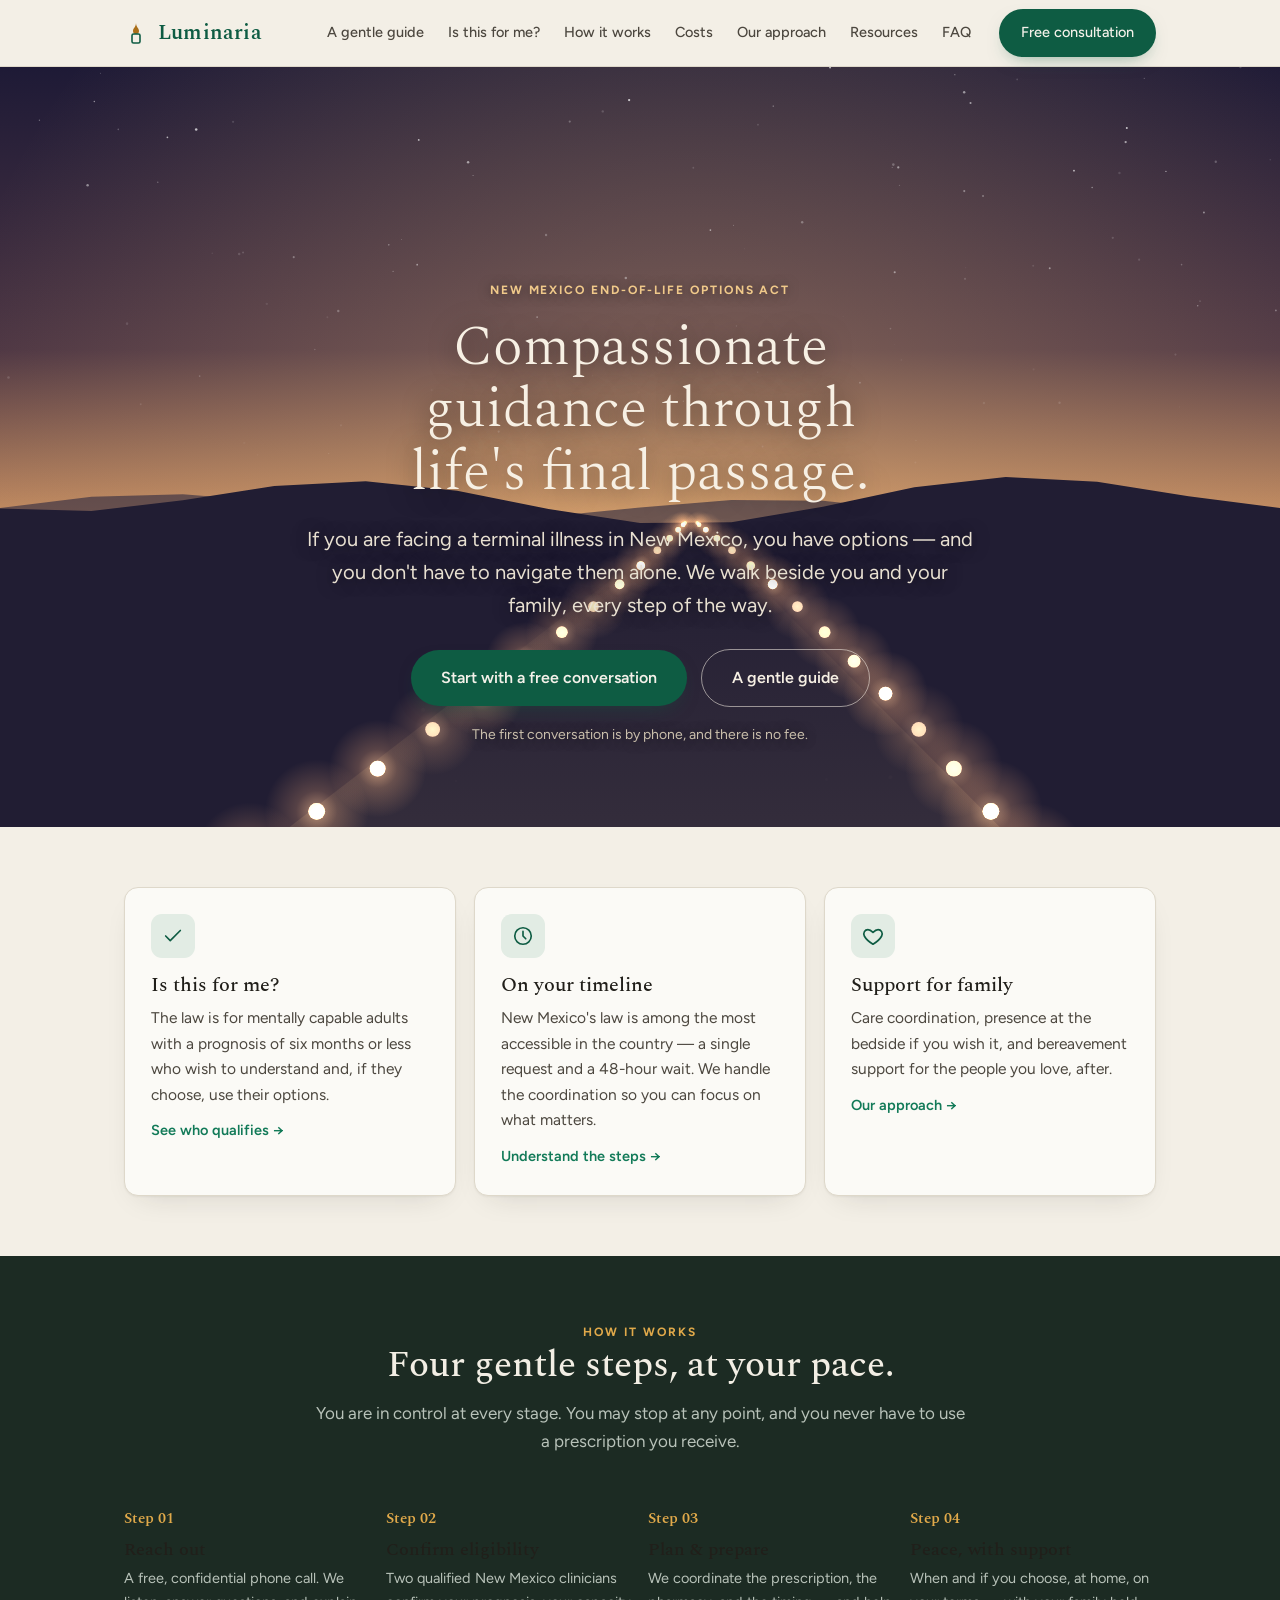
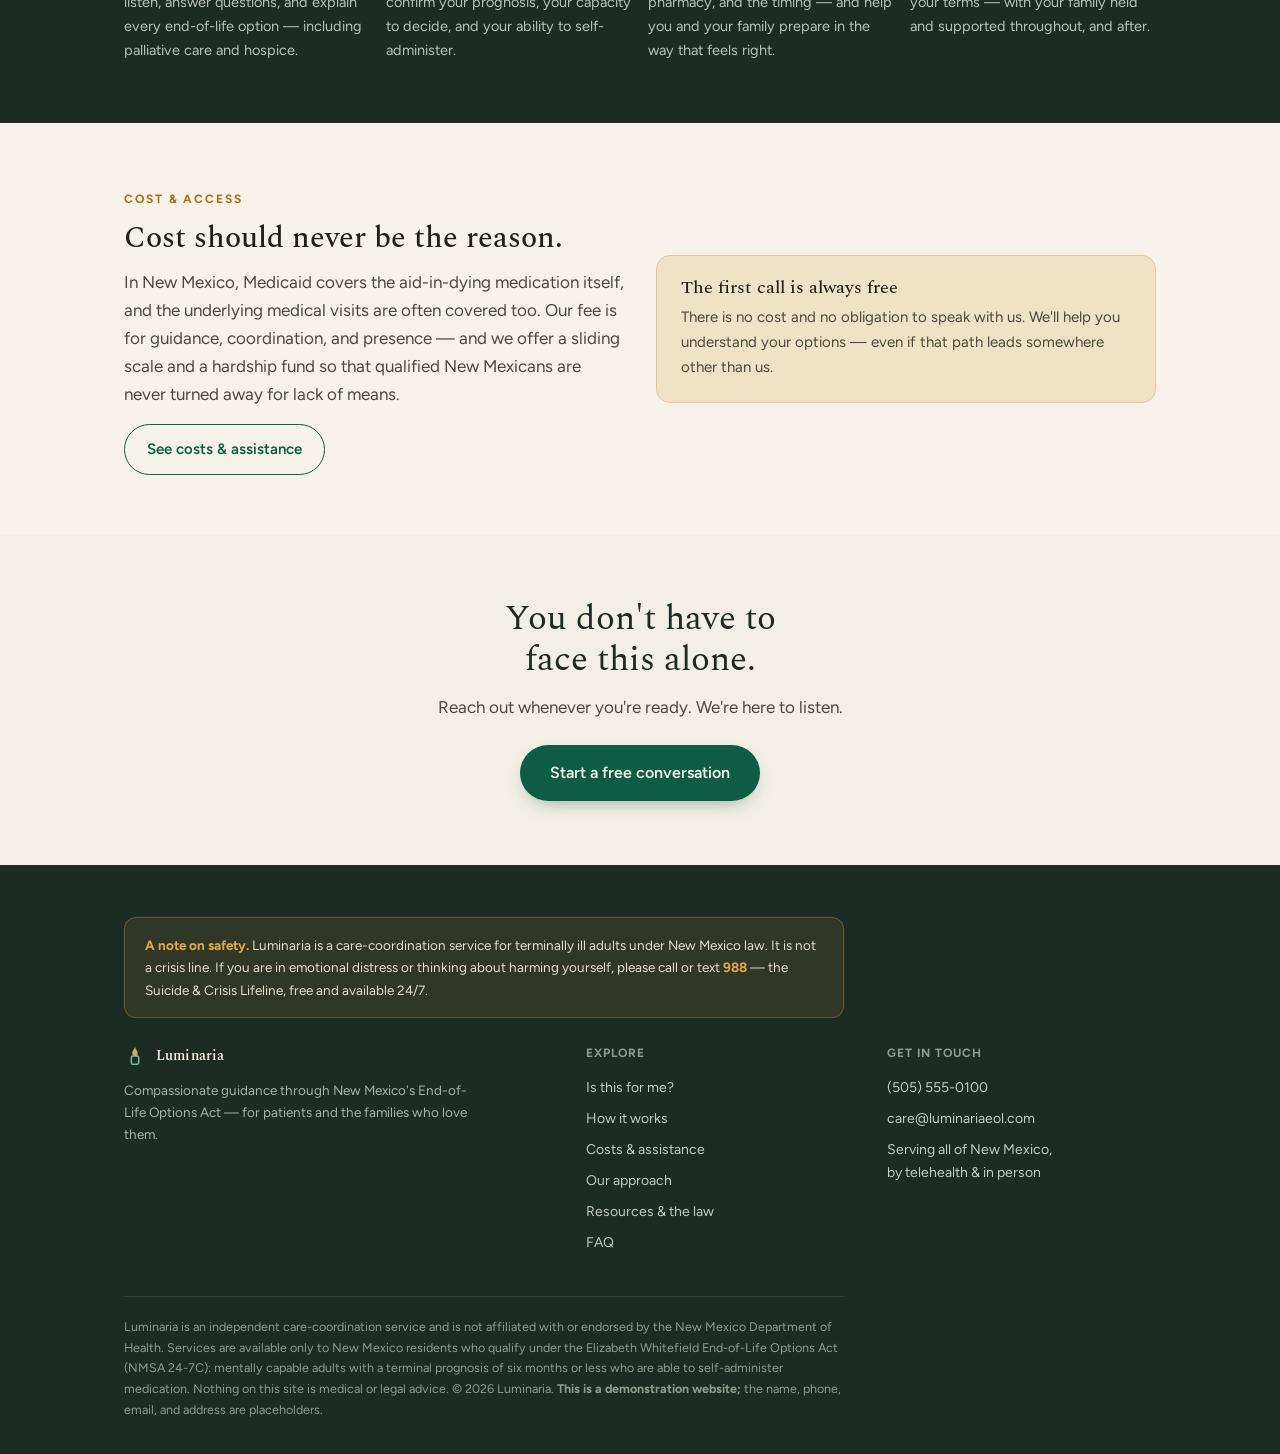
<file: index.html>
<!doctype html>
<html lang="en">
<head>
<meta charset="utf-8">
<meta name="viewport" content="width=device-width, initial-scale=1">
<title>Luminaria — New Mexico End-of-Life Options</title>
<meta name="description" content="Compassionate care coordination for terminally ill New Mexicans under the End-of-Life Options Act. The first conversation is by phone, and there is no fee.">
<link rel="preconnect" href="https://fonts.googleapis.com">
<link rel="preconnect" href="https://fonts.gstatic.com" crossorigin>
<link rel="stylesheet" href="https://fonts.googleapis.com/css2?family=Spectral:ital,wght@0,300;0,400;0,500;0,600;1,400&family=Figtree:wght@400;500;600;700&display=swap">
<link rel="stylesheet" href="styles.css">
<style>
.hero-stage{position:relative;min-height:min(86svh,760px);display:flex;align-items:flex-end;overflow:hidden;background:#181428}
.hero-stage canvas{position:absolute;inset:0;width:100%;height:100%;display:block}
.hero-inner{position:relative;z-index:2;max-width:var(--maxw);margin:0 auto;width:100%;padding:0 24px 9vh;text-align:center;color:#f6efe3}
.hero-inner .eyebrow{color:#f0c98a;display:block;margin-bottom:16px;text-shadow:0 1px 12px rgba(0,0,0,.5)}
.hero-inner h1{font-family:var(--serif);font-weight:300;color:#f7f0e4;font-size:clamp(2rem,5.2vw,3.5rem);line-height:1.12;max-width:18ch;margin:0 auto 18px;text-shadow:0 2px 26px rgba(0,0,0,.55)}
.hero-inner .lede{color:#e8e0d1;max-width:52ch;margin:0 auto 26px;font-size:clamp(1.02rem,2.1vw,1.26rem);text-shadow:0 1px 16px rgba(0,0,0,.6)}
.hero-inner .cta-row{display:flex;gap:14px;justify-content:center;flex-wrap:wrap;align-items:center}
.hero-inner .free{display:block;margin-top:16px;font-size:14px;color:#cabfac;text-shadow:0 1px 12px rgba(0,0,0,.5)}
.btn.ghost-light{background:transparent;color:#f6efe3;box-shadow:none;border:1.5px solid rgba(246,239,227,.55)}
.btn.ghost-light:hover{background:rgba(246,239,227,.12);color:#fff}
</style>
</head>
<body>

<header class="site-header"><div class="wrap">
  <a class="logo" href="index.html">
    <svg width="24" height="24" viewBox="0 0 24 24" aria-hidden="true"><path d="M12 2c0 4-3 5-3 8a3 3 0 006 0c0-3-3-4-3-8z" fill="#a96e18"/><rect x="8" y="13" width="8" height="9" rx="1.5" fill="none" stroke="#0e5c43" stroke-width="1.6"/></svg>
    Luminaria
  </a>
  <button class="menu-btn" aria-label="Open menu" onclick="document.getElementById('nav').classList.toggle('open')">☰</button>
  <nav class="nav" id="nav">
    <a href="guide.html">A gentle guide</a>
    <a href="is-this-for-me.html">Is this for me?</a>
    <a href="how-it-works.html">How it works</a>
    <a href="costs.html">Costs</a>
    <a href="our-approach.html">Our approach</a>
    <a href="resources.html">Resources</a>
    <a href="faq.html">FAQ</a>
    <a class="btn" href="contact.html">Free consultation</a>
  </nav>
</div></header>

<main>
<section class="hero-stage">
  <canvas id="lumc" aria-hidden="true"></canvas>
  <div class="hero-inner">
    <span class="eyebrow">New Mexico End-of-Life Options Act</span>
    <h1>Compassionate guidance through life's final passage.</h1>
    <p class="lede">If you are facing a terminal illness in New Mexico, you have options — and you don't have to
      navigate them alone. We walk beside you and your family, every step of the way.</p>
    <div class="cta-row">
      <a class="btn lg" href="contact.html">Start with a free conversation</a>
      <a class="btn ghost-light lg" href="guide.html">A gentle guide</a>
    </div>
    <span class="free">The first conversation is by phone, and there is no fee.</span>
  </div>
</section>

<section class="section">
  <div class="wrap">
    <div class="cards">
      <div class="card">
        <div class="ic"><svg viewBox="0 0 24 24" fill="none" stroke="currentColor" stroke-width="1.8"><path d="M20 6L9 17l-5-5" stroke-linecap="round" stroke-linejoin="round"/></svg></div>
        <h3>Is this for me?</h3>
        <p>The law is for mentally capable adults with a prognosis of six months or less who wish to understand
          and, if they choose, use their options.</p>
        <a class="more" href="is-this-for-me.html">See who qualifies →</a>
      </div>
      <div class="card">
        <div class="ic"><svg viewBox="0 0 24 24" fill="none" stroke="currentColor" stroke-width="1.8"><circle cx="12" cy="12" r="9"/><path d="M12 7v5l3 3" stroke-linecap="round" stroke-linejoin="round"/></svg></div>
        <h3>On your timeline</h3>
        <p>New Mexico's law is among the most accessible in the country — a single request and a 48-hour wait.
          We handle the coordination so you can focus on what matters.</p>
        <a class="more" href="how-it-works.html">Understand the steps →</a>
      </div>
      <div class="card">
        <div class="ic"><svg viewBox="0 0 24 24" fill="none" stroke="currentColor" stroke-width="1.8"><path d="M12 21s-7-4.3-9.5-9C1 8.5 3 5 6.5 5 9 5 12 8 12 8s3-3 5.5-3C21 5 23 8.5 21.5 12 19 16.7 12 21 12 21z" stroke-linejoin="round"/></svg></div>
        <h3>Support for family</h3>
        <p>Care coordination, presence at the bedside if you wish it, and bereavement support for the people
          you love, after.</p>
        <a class="more" href="our-approach.html">Our approach →</a>
      </div>
    </div>
  </div>
</section>

<section class="section dusk">
  <div class="wrap">
    <div class="section-head">
      <span class="eyebrow" style="color:#e0a94a">How it works</span>
      <h2>Four gentle steps, at your pace.</h2>
      <p>You are in control at every stage. You may stop at any point, and you never have to use a prescription
        you receive.</p>
    </div>
    <div class="steps">
      <div class="step"><div class="num">Step 01</div><h4>Reach out</h4><p>A free, confidential phone call. We listen, answer questions, and explain every end-of-life option — including palliative care and hospice.</p></div>
      <div class="step"><div class="num">Step 02</div><h4>Confirm eligibility</h4><p>Two qualified New Mexico clinicians confirm your prognosis, your capacity to decide, and your ability to self-administer.</p></div>
      <div class="step"><div class="num">Step 03</div><h4>Plan &amp; prepare</h4><p>We coordinate the prescription, the pharmacy, and the timing — and help you and your family prepare in the way that feels right.</p></div>
      <div class="step"><div class="num">Step 04</div><h4>Peace, with support</h4><p>When and if you choose, at home, on your terms — with your family held and supported throughout, and after.</p></div>
    </div>
  </div>
</section>

<section class="section tint">
  <div class="wrap" style="display:grid;grid-template-columns:1fr 1fr;gap:32px;align-items:center">
    <div>
      <span class="eyebrow">Cost &amp; access</span>
      <h2 style="font-size:1.9rem;margin:10px 0 12px">Cost should never be the reason.</h2>
      <p style="color:var(--ink-2)">In New Mexico, Medicaid covers the aid-in-dying medication itself, and the
        underlying medical visits are often covered too. Our fee is for guidance, coordination, and presence —
        and we offer a sliding scale and a hardship fund so that qualified New Mexicans are never turned away
        for lack of means.</p>
      <a class="btn ghost" href="costs.html">See costs &amp; assistance</a>
    </div>
    <div class="callout amber">
      <h3>The first call is always free</h3>
      <p>There is no cost and no obligation to speak with us. We'll help you understand your options — even if
        that path leads somewhere other than us.</p>
    </div>
  </div>
</section>

<section class="cta-band">
  <div class="wrap">
    <h2>You don't have to face this alone.</h2>
    <p>Reach out whenever you're ready. We're here to listen.</p>
    <a class="btn lg" href="contact.html">Start a free conversation</a>
  </div>
</section>
</main>

<footer class="site-footer"><div class="wrap">
  <div class="safety"><b>A note on safety.</b> Luminaria is a care-coordination service for terminally ill adults
    under New Mexico law. It is not a crisis line. If you are in emotional distress or thinking about harming
    yourself, please call or text <b>988</b> — the Suicide &amp; Crisis Lifeline, free and available 24/7.</div>
  <div class="cols">
    <div>
      <a class="logo" href="index.html"><svg width="22" height="22" viewBox="0 0 24 24" aria-hidden="true"><path d="M12 2c0 4-3 5-3 8a3 3 0 006 0c0-3-3-4-3-8z" fill="#e0a94a"/><rect x="8" y="13" width="8" height="9" rx="1.5" fill="none" stroke="#6cc9a4" stroke-width="1.6"/></svg> Luminaria</a>
      <p>Compassionate guidance through New Mexico's End-of-Life Options Act — for patients and the families who love them.</p>
    </div>
    <div><h5>Explore</h5><ul>
      <li><a href="is-this-for-me.html">Is this for me?</a></li>
      <li><a href="how-it-works.html">How it works</a></li>
      <li><a href="costs.html">Costs &amp; assistance</a></li>
      <li><a href="our-approach.html">Our approach</a></li>
      <li><a href="resources.html">Resources &amp; the law</a></li>
      <li><a href="faq.html">FAQ</a></li>
    </ul></div>
    <div><h5>Get in touch</h5><ul>
      <li><a href="tel:+15055550100">(505) 555-0100</a></li>
      <li><a href="mailto:care@luminariaeol.com">care@luminariaeol.com</a></li>
      <li>Serving all of New Mexico,<br>by telehealth &amp; in person</li>
    </ul></div>
  </div>
  <div class="legal">Luminaria is an independent care-coordination service and is not affiliated with or endorsed
    by the New Mexico Department of Health. Services are available only to New Mexico residents who qualify under
    the Elizabeth Whitefield End-of-Life Options Act (NMSA 24-7C): mentally capable adults with a terminal
    prognosis of six months or less who are able to self-administer medication. Nothing on this site is medical
    or legal advice. © 2026 Luminaria. <b>This is a demonstration website;</b> the name, phone, email, and
    address are placeholders.</div>
</div></footer>

<script>
(function(){
  var canvas=document.getElementById('lumc'); if(!canvas) return; var ctx=canvas.getContext('2d');
  var reduce=matchMedia('(prefers-reduced-motion:reduce)').matches;
  var W=0,H=0,DPR=1,stars=[],motes=[],lums=[],mesas=[];
  function rand(a,b){return a+Math.random()*(b-a);}
  function mix(a,b,t){return [a[0]+(b[0]-a[0])*t,a[1]+(b[1]-a[1])*t,a[2]+(b[2]-a[2])*t];}
  function rgb(c){return 'rgb('+(c[0]|0)+','+(c[1]|0)+','+(c[2]|0)+')';}
  function pathAt(t,horizon){
    var baseY=H*1.04, y=horizon+(baseY-horizon)*(1-t)*(1-t);
    var vanish=W*0.5+W*0.04, nearC=W*0.5;
    var cx=vanish+(nearC-vanish)*(1-t)+Math.sin(t*2.4)*W*0.05*(1-t);
    var hw=(W*0.30)*(1-t)*(1-t)+6; return {cx:cx,y:y,hw:hw};
  }
  function newMote(h){return {x:rand(W*0.3,W*0.7),y:rand(h*0.7,H),vy:rand(4,11),drift:rand(-6,6),ph:rand(0,6.28),life:0,max:rand(6,12),r:rand(0.8,1.8)};}
  function build(){
    var horizon=H*0.60; stars=[];
    var n=Math.round(W*H/9000);
    for(var i=0;i<n;i++){var y=rand(0,horizon*0.92);stars.push({x:rand(0,W),y:y,r:rand(0.4,1.3),ph:rand(0,6.28),depth:1-(y/horizon)});}
    mesas=[{baseY:horizon+6,amp:26,color:'#2b2740',alpha:0.6,seed:rand(0,10)},{baseY:horizon+2,amp:40,color:'#211d33',alpha:1.0,seed:rand(0,10)}];
    lums=[]; var pairs=15;
    for(var k=0;k<pairs;k++){var t=k/(pairs-1),p=pathAt(t,horizon);
      lums.push({x:p.cx-p.hw,y:p.y,t:t,phase:k*1.7,base:0.72+0.2*(1-t),size:3.2+13*(1-t)});
      lums.push({x:p.cx+p.hw,y:p.y,t:t,phase:k*1.7+0.9,base:0.72+0.2*(1-t),size:3.2+13*(1-t)});}
    motes=[]; for(var m=0;m<10;m++) motes.push(newMote(horizon));
  }
  function resize(){DPR=Math.min(window.devicePixelRatio||1,2);var r=canvas.getBoundingClientRect();W=r.width;H=r.height;canvas.width=Math.round(W*DPR);canvas.height=Math.round(H*DPR);ctx.setTransform(DPR,0,0,DPR,0,0);build();}
  function frame(dawn,tm,dt){
    var horizon=H*0.60;
    var g=ctx.createLinearGradient(0,0,0,horizon);
    g.addColorStop(0,rgb(mix([30,26,54],[46,34,58],dawn)));
    g.addColorStop(0.62,rgb(mix([74,52,66],[120,74,84],dawn)));
    g.addColorStop(1,rgb(mix([196,140,96],[234,178,120],dawn)));
    ctx.fillStyle=g;ctx.fillRect(0,0,W,horizon+2);
    var gg=ctx.createRadialGradient(W*0.54,horizon,4,W*0.54,horizon,W*0.6);
    gg.addColorStop(0,'rgba(244,196,132,'+(0.34+0.16*dawn)+')');gg.addColorStop(1,'rgba(244,196,132,0)');
    ctx.fillStyle=gg;ctx.fillRect(0,0,W,horizon+40);
    var gr=ctx.createLinearGradient(0,horizon,0,H);
    gr.addColorStop(0,rgb(mix([40,36,44],[58,46,44],dawn)));gr.addColorStop(1,'#14111f');
    ctx.fillStyle=gr;ctx.fillRect(0,horizon,W,H-horizon);
    var a=Math.max(0,1-dawn*1.15);
    for(var i=0;i<stars.length;i++){var s=stars[i];ctx.globalAlpha=a*(0.6+0.4*Math.sin(tm*1.4+s.ph))*s.depth*0.9;ctx.fillStyle='#fff';ctx.beginPath();ctx.arc(s.x,s.y,s.r,0,6.2832);ctx.fill();}
    ctx.globalAlpha=1;
    for(var mm=0;mm<mesas.length;mm++){var M=mesas[mm];ctx.globalAlpha=M.alpha;ctx.fillStyle=M.color;ctx.beginPath();ctx.moveTo(0,H);var steps=14;for(var j=0;j<=steps;j++){var x=W*j/steps;var yy=M.baseY-(Math.sin(j*0.9+M.seed)*0.5+0.5)*M.amp-(Math.sin(j*0.37+M.seed*2)*0.5+0.5)*M.amp*0.4;ctx.lineTo(x,yy);}ctx.lineTo(W,H);ctx.closePath();ctx.fill();}
    ctx.globalAlpha=1;
    var near=pathAt(0,horizon),far=pathAt(1,horizon);
    var pg=ctx.createLinearGradient(0,near.y,0,far.y);pg.addColorStop(0,'rgba(233,196,140,0.10)');pg.addColorStop(1,'rgba(233,196,140,0)');
    ctx.fillStyle=pg;ctx.beginPath();ctx.moveTo(near.cx-near.hw,near.y);ctx.lineTo(near.cx+near.hw,near.y);ctx.lineTo(far.cx+far.hw,far.y);ctx.lineTo(far.cx-far.hw,far.y);ctx.closePath();ctx.fill();
    for(var L=lums.length-1;L>=0;L--){var lm=lums[L];var fl=Math.max(0.4,lm.base+0.16*Math.sin(tm*2.3+lm.phase)+0.08*Math.sin(tm*5.7+lm.phase*1.7));var glowR=lm.size*3.4;ctx.globalCompositeOperation='lighter';var lg=ctx.createRadialGradient(lm.x,lm.y,0,lm.x,lm.y,glowR);lg.addColorStop(0,'rgba(255,196,120,'+(0.55*fl)+')');lg.addColorStop(0.4,'rgba(247,168,86,'+(0.22*fl)+')');lg.addColorStop(1,'rgba(247,168,86,0)');ctx.fillStyle=lg;ctx.beginPath();ctx.arc(lm.x,lm.y,glowR,0,6.2832);ctx.fill();ctx.fillStyle='rgba(255,226,170,'+(0.9*fl)+')';ctx.beginPath();ctx.arc(lm.x,lm.y,lm.size*0.55,0,6.2832);ctx.fill();ctx.globalCompositeOperation='source-over';}
    if(dt>0){ctx.globalCompositeOperation='lighter';for(var p=0;p<motes.length;p++){var mo=motes[p];mo.life+=dt;mo.y-=mo.vy*dt;mo.x+=Math.sin(tm+mo.ph)*mo.drift*dt*0.1;var la=Math.sin(Math.min(1,mo.life/mo.max)*Math.PI);ctx.fillStyle='rgba(255,205,140,'+(0.5*la)+')';ctx.beginPath();ctx.arc(mo.x,mo.y,mo.r,0,6.2832);ctx.fill();if(mo.life>=mo.max||mo.y<H*0.42)motes[p]=newMote(H*0.60);}ctx.globalCompositeOperation='source-over';}
  }
  var last=0,running=true;
  function loop(ts){if(!running)return;var t=ts/1000,dt=last?Math.min(0.05,t-last):0;last=t;frame(0.5+0.5*Math.sin(t*0.05-1.2),t,dt);requestAnimationFrame(loop);}
  window.addEventListener('resize',resize);
  document.addEventListener('visibilitychange',function(){running=!document.hidden;if(running&&!reduce){last=0;requestAnimationFrame(loop);}});
  resize();
  if(reduce){frame(0.72,2.0,0);} else {requestAnimationFrame(loop);}
})();
</script>

</body>
</html>
</file>
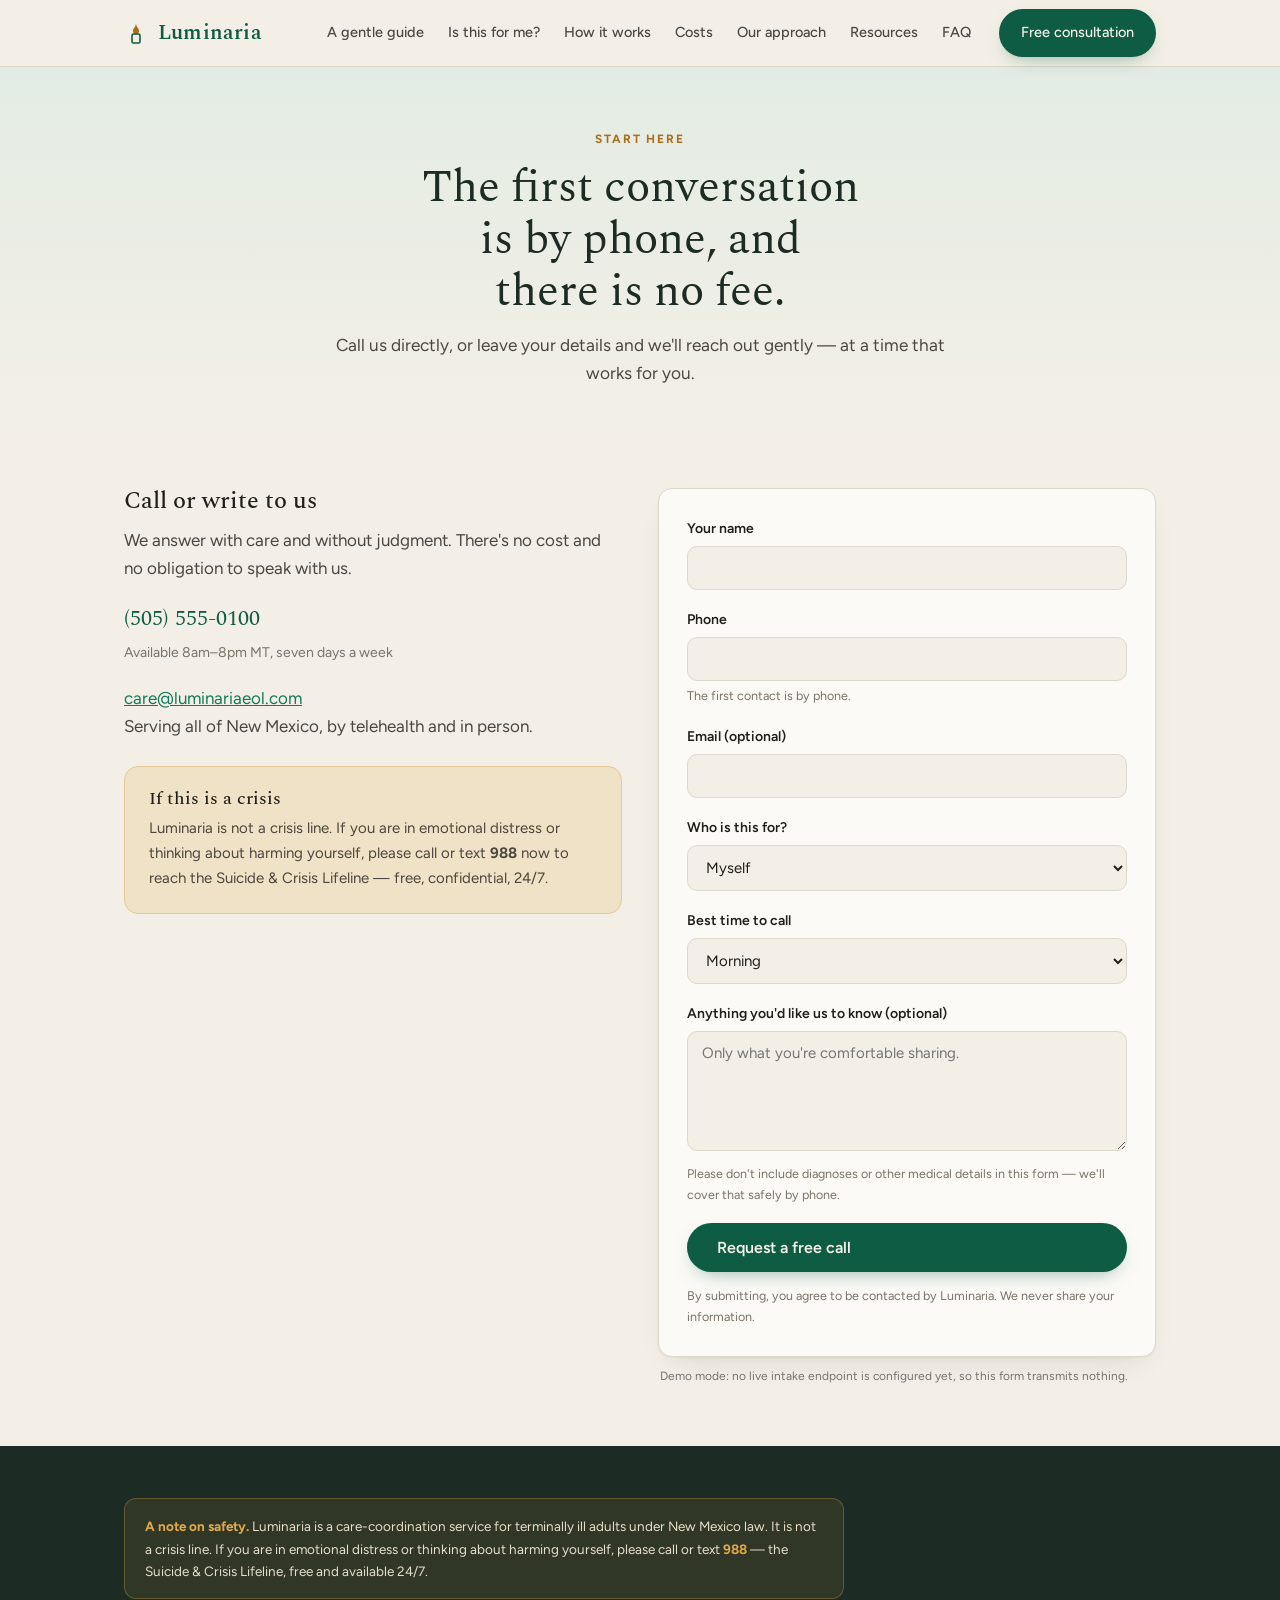
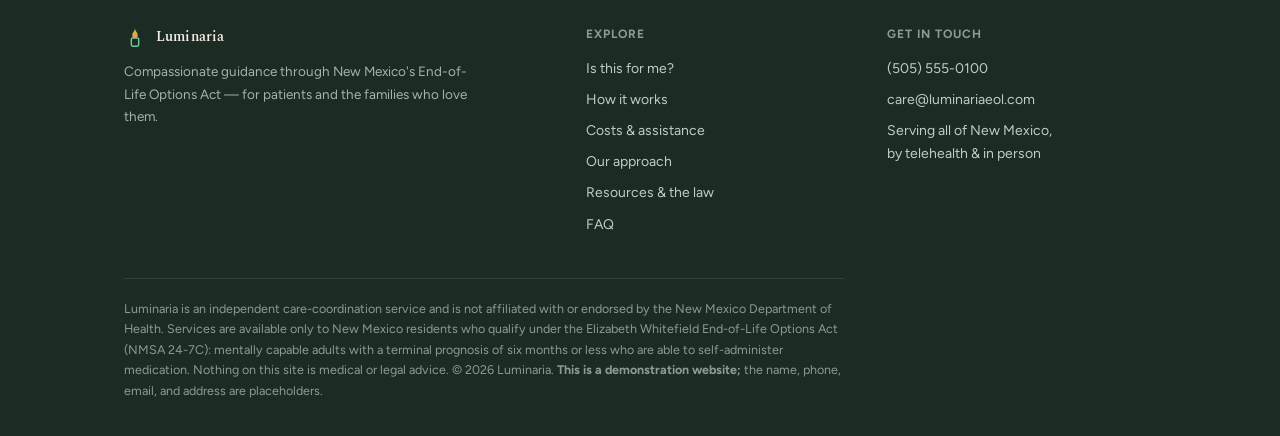
<file: contact.html>
<!doctype html>
<html lang="en">
<head>
<meta charset="utf-8">
<meta name="viewport" content="width=device-width, initial-scale=1">
<title>Start a free conversation — Luminaria</title>
<meta name="description" content="Reach Luminaria for a free, confidential conversation about your end-of-life options in New Mexico.">
<link rel="preconnect" href="https://fonts.googleapis.com">
<link rel="preconnect" href="https://fonts.gstatic.com" crossorigin>
<link rel="stylesheet" href="https://fonts.googleapis.com/css2?family=Spectral:ital,wght@0,300;0,400;0,500;0,600;1,400&family=Figtree:wght@400;500;600;700&display=swap">
<link rel="stylesheet" href="styles.css">
</head>
<body>

<header class="site-header"><div class="wrap">
  <a class="logo" href="index.html">
    <svg width="24" height="24" viewBox="0 0 24 24" aria-hidden="true"><path d="M12 2c0 4-3 5-3 8a3 3 0 006 0c0-3-3-4-3-8z" fill="#a96e18"/><rect x="8" y="13" width="8" height="9" rx="1.5" fill="none" stroke="#0e5c43" stroke-width="1.6"/></svg>
    Luminaria
  </a>
  <button class="menu-btn" aria-label="Open menu" onclick="document.getElementById('nav').classList.toggle('open')">☰</button>
  <nav class="nav" id="nav">
    <a href="guide.html">A gentle guide</a>
    <a href="is-this-for-me.html">Is this for me?</a>
    <a href="how-it-works.html">How it works</a>
    <a href="costs.html">Costs</a>
    <a href="our-approach.html">Our approach</a>
    <a href="resources.html">Resources</a>
    <a href="faq.html">FAQ</a>
    <a class="btn" href="contact.html" aria-current="page">Free consultation</a>
  </nav>
</div></header>

<main>
<section class="page-hero">
  <div class="wrap">
    <span class="eyebrow">Start here</span>
    <h1>The first conversation is by phone, and there is no fee.</h1>
    <p>Call us directly, or leave your details and we'll reach out gently — at a time that works for you.</p>
  </div>
</section>

<section class="section">
  <div class="wrap" style="display:grid;grid-template-columns:1fr 1fr;gap:36px;align-items:start">
    <div>
      <h2 style="font-size:1.5rem;margin-bottom:10px">Call or write to us</h2>
      <p style="color:var(--ink-2)">We answer with care and without judgment. There's no cost and no obligation
        to speak with us.</p>
      <p style="font-size:1.4rem;font-family:var(--serif);color:var(--brand);margin:18px 0 4px">
        <a href="tel:+15055550100" style="text-decoration:none;color:inherit">(505) 555-0100</a></p>
      <p style="color:var(--ink-3);font-size:14px;margin-bottom:20px">Available 8am–8pm MT, seven days a week</p>
      <p style="color:var(--ink-2)"><a href="mailto:care@luminariaeol.com">care@luminariaeol.com</a><br>
        Serving all of New Mexico, by telehealth and in person.</p>

      <div class="callout amber" style="margin-top:26px">
        <h3>If this is a crisis</h3>
        <p>Luminaria is not a crisis line. If you are in emotional distress or thinking about harming yourself,
          please call or text <b>988</b> now to reach the Suicide &amp; Crisis Lifeline — free, confidential, 24/7.</p>
      </div>
    </div>

    <div>
      <!-- ============================================================================
           INTAKE FORM — HIPAA / BAA SETUP REQUIRED BEFORE GOING LIVE
           To accept real inquiries you MUST use a form/back-end provider that will sign a
           Business Associate Agreement (BAA). Standard Formspree and Netlify Forms do NOT
           include a BAA on their common plans and must not receive PHI. BAA-covered options:
             • JotForm HIPAA          • Formstack (Healthcare)
             • Paubox Forms           • Hushmail Secure Forms / Web Forms
             • A self-hosted endpoint on HIPAA-eligible infra (e.g. AWS w/ BAA)
           Then set BOTH data-endpoint and action below to that provider's POST URL.
           Until a real endpoint is set, the form runs in SAFE DEMO MODE and transmits nothing.
           Keep PHI to a minimum: name + phone only; no diagnosis or clinical detail.
           ============================================================================ -->
      <form class="form" id="intake" novalidate
            data-endpoint="REPLACE_WITH_BAA_COVERED_ENDPOINT"
            action="REPLACE_WITH_BAA_COVERED_ENDPOINT" method="POST">
        <div class="field"><label for="name">Your name</label><input id="name" name="name" type="text" autocomplete="name" required></div>
        <div class="field"><label for="phone">Phone</label><input id="phone" name="phone" type="tel" autocomplete="tel" required>
          <div class="hint">The first contact is by phone.</div></div>
        <div class="field"><label for="email">Email (optional)</label><input id="email" name="email" type="email" autocomplete="email"></div>
        <div class="field"><label for="who">Who is this for?</label>
          <select id="who" name="who">
            <option>Myself</option>
            <option>A family member</option>
            <option>A patient (I'm a clinician)</option>
            <option>Just gathering information</option>
          </select></div>
        <div class="field"><label for="best_time">Best time to call</label>
          <select id="best_time" name="best_time">
            <option>Morning</option>
            <option>Afternoon</option>
            <option>Evening</option>
            <option>Any time</option>
          </select></div>
        <div class="field"><label for="msg">Anything you'd like us to know (optional)</label>
          <textarea id="msg" name="msg" placeholder="Only what you're comfortable sharing."></textarea>
          <div class="hint">Please don't include diagnoses or other medical details in this form — we'll cover that safely by phone.</div></div>
        <!-- honeypot: bots fill this; humans don't see it -->
        <input type="text" name="_gotcha" style="display:none" tabindex="-1" autocomplete="off" aria-hidden="true">
        <button class="btn lg" type="submit" style="width:100%">Request a free call</button>
        <p id="err" hidden style="font-size:13px;color:#963230;margin:12px 0 0">Something went wrong sending your
          request. Please call us at <a href="tel:+15055550100">(505) 555-0100</a>.</p>
        <p style="font-size:12.5px;color:var(--ink-3);margin:14px 0 0">By submitting, you agree to be contacted by
          Luminaria. We never share your information.</p>
      </form>
      <p id="demoflag" style="font-size:12px;color:var(--ink-3);margin:10px 2px 0" hidden>
        Demo mode: no live intake endpoint is configured yet, so this form transmits nothing.</p>
      <div class="form" id="sent" hidden>
        <h2 style="font-size:1.4rem;margin-bottom:8px">Thank you for reaching out.</h2>
        <p style="color:var(--ink-2);margin:0">We've received your request and will call you at the time you chose.
          If you'd like to reach us sooner, please call <a href="tel:+15055550100">(505) 555-0100</a>.</p>
      </div>
    </div>
  </div>
</section>
</main>

<footer class="site-footer"><div class="wrap">
  <div class="safety"><b>A note on safety.</b> Luminaria is a care-coordination service for terminally ill adults
    under New Mexico law. It is not a crisis line. If you are in emotional distress or thinking about harming
    yourself, please call or text <b>988</b> — the Suicide &amp; Crisis Lifeline, free and available 24/7.</div>
  <div class="cols">
    <div>
      <a class="logo" href="index.html"><svg width="22" height="22" viewBox="0 0 24 24" aria-hidden="true"><path d="M12 2c0 4-3 5-3 8a3 3 0 006 0c0-3-3-4-3-8z" fill="#e0a94a"/><rect x="8" y="13" width="8" height="9" rx="1.5" fill="none" stroke="#6cc9a4" stroke-width="1.6"/></svg> Luminaria</a>
      <p>Compassionate guidance through New Mexico's End-of-Life Options Act — for patients and the families who love them.</p>
    </div>
    <div><h5>Explore</h5><ul>
      <li><a href="is-this-for-me.html">Is this for me?</a></li>
      <li><a href="how-it-works.html">How it works</a></li>
      <li><a href="costs.html">Costs &amp; assistance</a></li>
      <li><a href="our-approach.html">Our approach</a></li>
      <li><a href="resources.html">Resources &amp; the law</a></li>
      <li><a href="faq.html">FAQ</a></li>
    </ul></div>
    <div><h5>Get in touch</h5><ul>
      <li><a href="tel:+15055550100">(505) 555-0100</a></li>
      <li><a href="mailto:care@luminariaeol.com">care@luminariaeol.com</a></li>
      <li>Serving all of New Mexico,<br>by telehealth &amp; in person</li>
    </ul></div>
  </div>
  <div class="legal">Luminaria is an independent care-coordination service and is not affiliated with or endorsed
    by the New Mexico Department of Health. Services are available only to New Mexico residents who qualify under
    the Elizabeth Whitefield End-of-Life Options Act (NMSA 24-7C): mentally capable adults with a terminal
    prognosis of six months or less who are able to self-administer medication. Nothing on this site is medical
    or legal advice. © 2026 Luminaria. <b>This is a demonstration website;</b> the name, phone, email, and
    address are placeholders.</div>
</div></footer>

<script>
(function(){
  var f = document.getElementById('intake');
  if(!f) return;
  var PLACEHOLDER = 'REPLACE_WITH_BAA_COVERED_ENDPOINT';
  var endpoint = f.getAttribute('data-endpoint');
  var demo = !endpoint || endpoint === PLACEHOLDER;
  if(demo){ var flag = document.getElementById('demoflag'); if(flag) flag.hidden = false; }

  f.addEventListener('submit', async function(e){
    e.preventDefault();
    document.getElementById('err').hidden = true;
    // basic client validation
    if(!f.name.value.trim() || !f.phone.value.trim()){
      document.getElementById('err').hidden = false;
      document.getElementById('err').textContent = 'Please enter your name and a phone number.';
      return;
    }
    if(f._gotcha && f._gotcha.value){ return; } // bot trap

    function showSent(){ f.hidden = true; var d=document.getElementById('demoflag'); if(d) d.hidden=true; document.getElementById('sent').hidden = false; }

    if(demo){ showSent(); return; } // safe demo: transmit nothing

    var btn = f.querySelector('button[type=submit]');
    btn.disabled = true; btn.textContent = 'Sending…';
    try{
      var res = await fetch(endpoint, { method:'POST', headers:{'Accept':'application/json'}, body:new FormData(f) });
      if(res.ok){ showSent(); }
      else { throw new Error('status ' + res.status); }
    }catch(err){
      btn.disabled = false; btn.textContent = 'Request a free call';
      document.getElementById('err').hidden = false;
    }
  });
})();
</script>

</body>
</html>
</file>
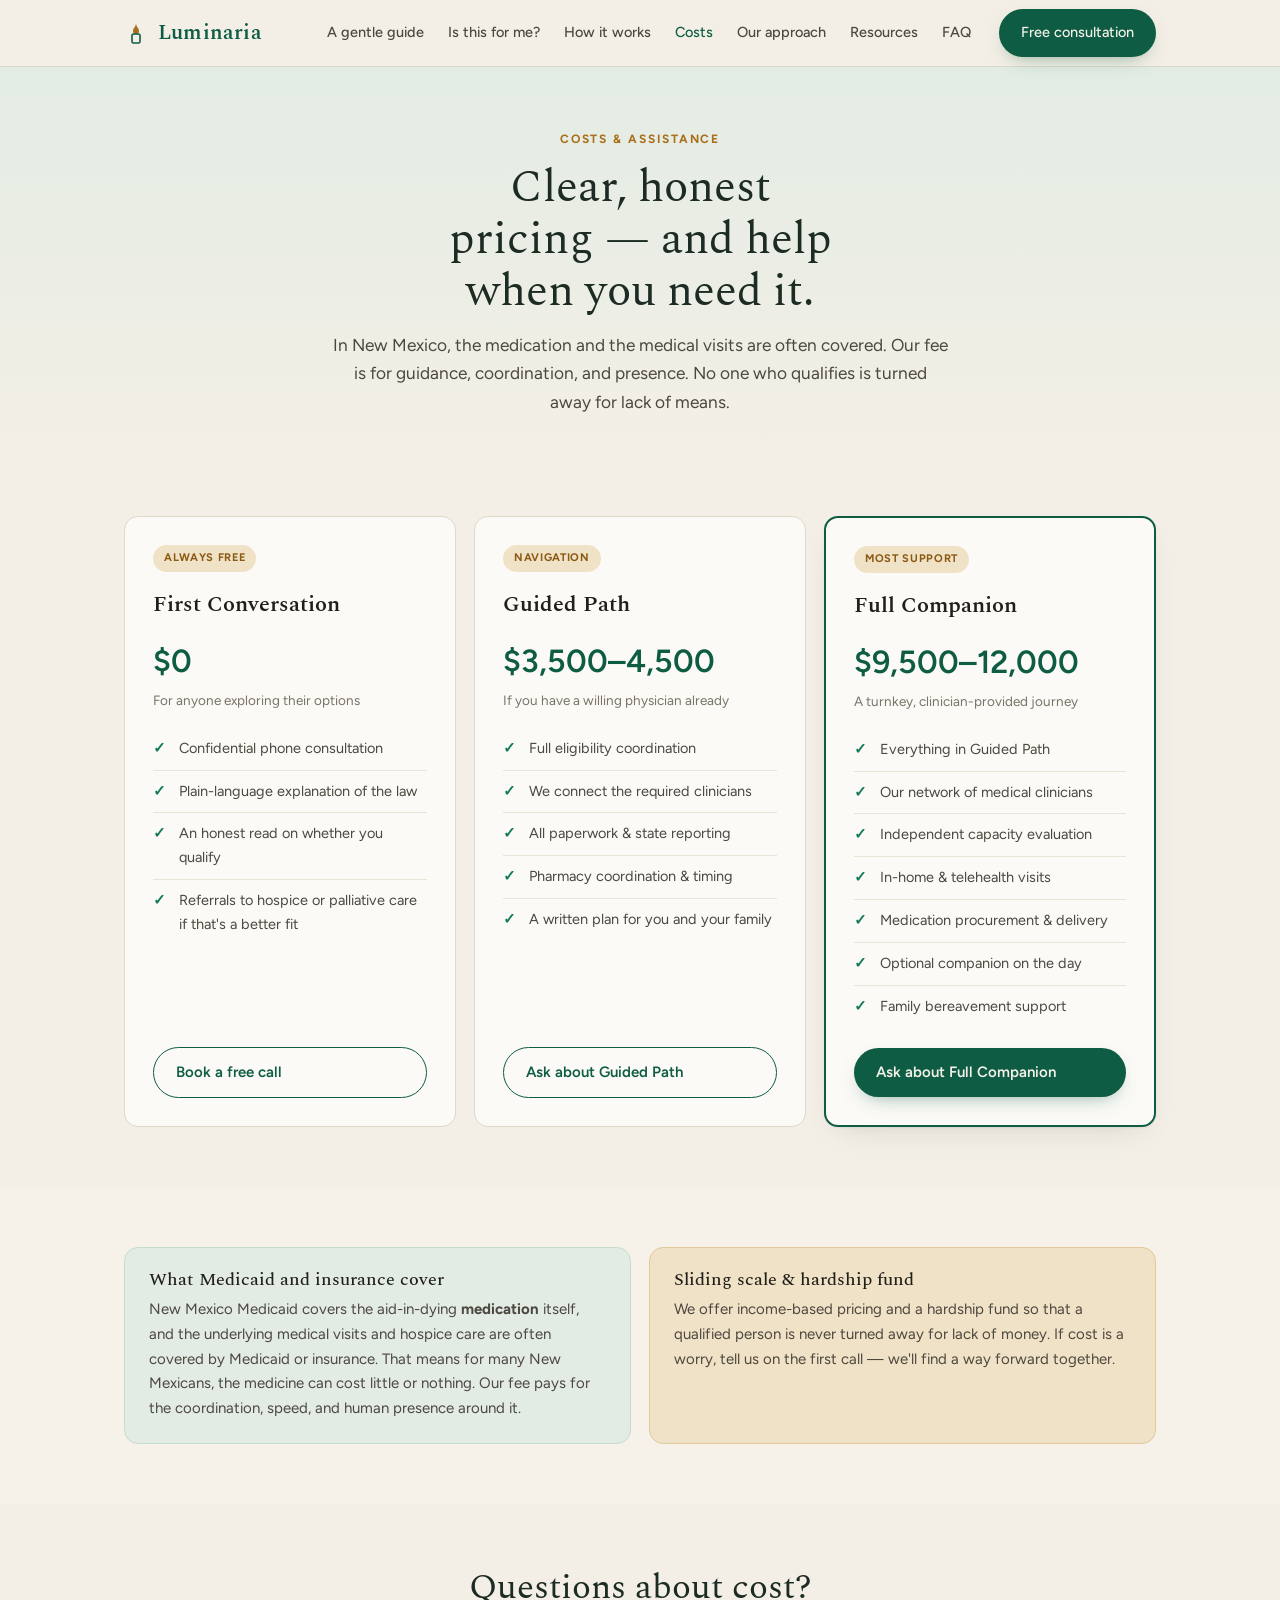
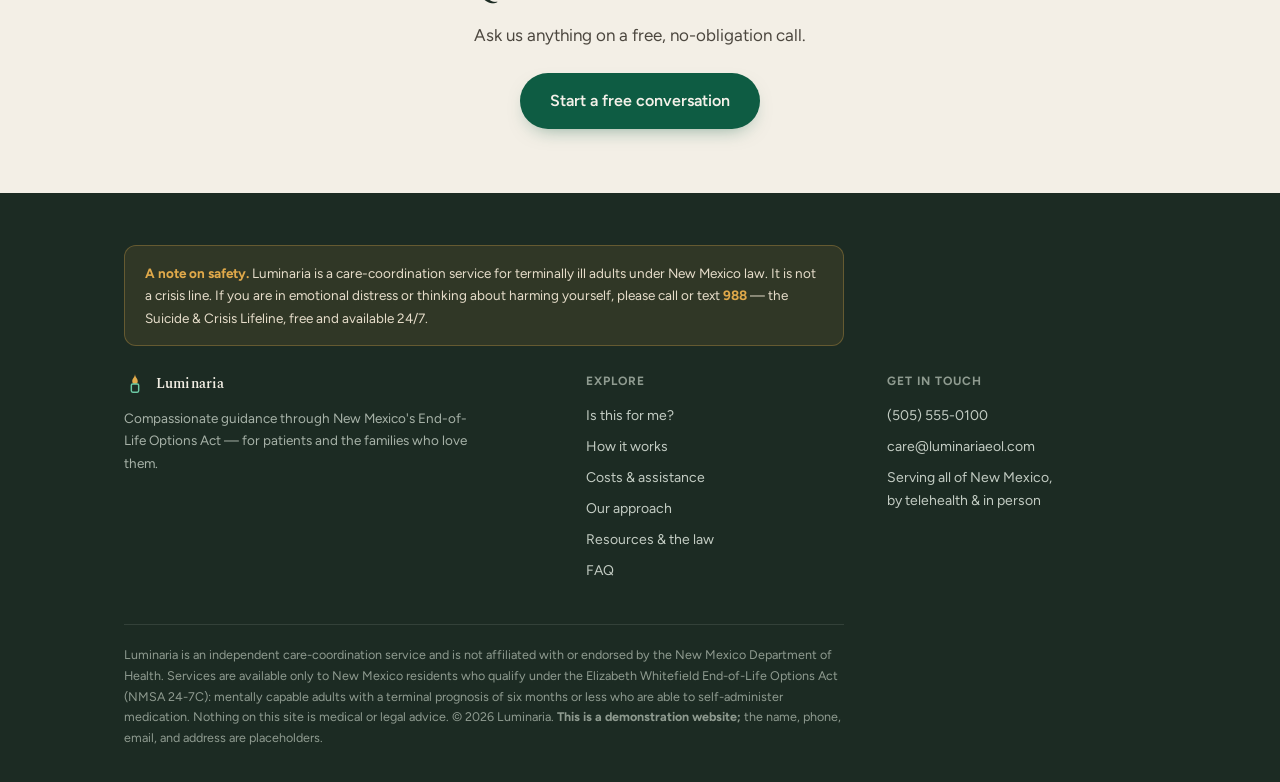
<file: costs.html>
<!doctype html>
<html lang="en">
<head>
<meta charset="utf-8">
<meta name="viewport" content="width=device-width, initial-scale=1">
<title>Costs &amp; assistance — Luminaria</title>
<meta name="description" content="What Luminaria's services cost in New Mexico, what Medicaid covers, and the sliding scale and hardship fund that ensure no one is turned away.">
<link rel="preconnect" href="https://fonts.googleapis.com">
<link rel="preconnect" href="https://fonts.gstatic.com" crossorigin>
<link rel="stylesheet" href="https://fonts.googleapis.com/css2?family=Spectral:ital,wght@0,300;0,400;0,500;0,600;1,400&family=Figtree:wght@400;500;600;700&display=swap">
<link rel="stylesheet" href="styles.css">
</head>
<body>

<header class="site-header"><div class="wrap">
  <a class="logo" href="index.html">
    <svg width="24" height="24" viewBox="0 0 24 24" aria-hidden="true"><path d="M12 2c0 4-3 5-3 8a3 3 0 006 0c0-3-3-4-3-8z" fill="#a96e18"/><rect x="8" y="13" width="8" height="9" rx="1.5" fill="none" stroke="#0e5c43" stroke-width="1.6"/></svg>
    Luminaria
  </a>
  <button class="menu-btn" aria-label="Open menu" onclick="document.getElementById('nav').classList.toggle('open')">☰</button>
  <nav class="nav" id="nav">
    <a href="guide.html">A gentle guide</a>
    <a href="is-this-for-me.html">Is this for me?</a>
    <a href="how-it-works.html">How it works</a>
    <a href="costs.html" aria-current="page">Costs</a>
    <a href="our-approach.html">Our approach</a>
    <a href="resources.html">Resources</a>
    <a href="faq.html">FAQ</a>
    <a class="btn" href="contact.html">Free consultation</a>
  </nav>
</div></header>

<main>
<section class="page-hero">
  <div class="wrap">
    <span class="eyebrow">Costs &amp; assistance</span>
    <h1>Clear, honest pricing — and help when you need it.</h1>
    <p>In New Mexico, the medication and the medical visits are often covered. Our fee is for guidance,
      coordination, and presence. No one who qualifies is turned away for lack of means.</p>
  </div>
</section>

<section class="section">
  <div class="wrap">
    <div class="tiers">
      <div class="tier">
        <span class="pill">Always free</span>
        <div class="name">First Conversation</div>
        <div class="price">$0</div>
        <div class="who">For anyone exploring their options</div>
        <ul>
          <li>Confidential phone consultation</li>
          <li>Plain-language explanation of the law</li>
          <li>An honest read on whether you qualify</li>
          <li>Referrals to hospice or palliative care if that's a better fit</li>
        </ul>
        <a class="btn ghost" href="contact.html">Book a free call</a>
      </div>
      <div class="tier">
        <span class="pill">Navigation</span>
        <div class="name">Guided Path</div>
        <div class="price">$3,500–4,500</div>
        <div class="who">If you have a willing physician already</div>
        <ul>
          <li>Full eligibility coordination</li>
          <li>We connect the required clinicians</li>
          <li>All paperwork &amp; state reporting</li>
          <li>Pharmacy coordination &amp; timing</li>
          <li>A written plan for you and your family</li>
        </ul>
        <a class="btn ghost" href="contact.html">Ask about Guided Path</a>
      </div>
      <div class="tier feature">
        <span class="pill">Most support</span>
        <div class="name">Full Companion</div>
        <div class="price">$9,500–12,000</div>
        <div class="who">A turnkey, clinician-provided journey</div>
        <ul>
          <li>Everything in Guided Path</li>
          <li>Our network of medical clinicians</li>
          <li>Independent capacity evaluation</li>
          <li>In-home &amp; telehealth visits</li>
          <li>Medication procurement &amp; delivery</li>
          <li>Optional companion on the day</li>
          <li>Family bereavement support</li>
        </ul>
        <a class="btn" href="contact.html">Ask about Full Companion</a>
      </div>
    </div>
  </div>
</section>

<section class="section tint">
  <div class="wrap">
    <div class="cards two">
      <div class="callout">
        <h3>What Medicaid and insurance cover</h3>
        <p>New Mexico Medicaid covers the aid-in-dying <b>medication</b> itself, and the underlying medical
          visits and hospice care are often covered by Medicaid or insurance. That means for many New Mexicans,
          the medicine can cost little or nothing. Our fee pays for the coordination, speed, and human presence
          around it.</p>
      </div>
      <div class="callout amber">
        <h3>Sliding scale &amp; hardship fund</h3>
        <p>We offer income-based pricing and a hardship fund so that a qualified person is never turned away for
          lack of money. If cost is a worry, tell us on the first call — we'll find a way forward together.</p>
      </div>
    </div>
  </div>
</section>

<section class="cta-band">
  <div class="wrap">
    <h2>Questions about cost?</h2>
    <p>Ask us anything on a free, no-obligation call.</p>
    <a class="btn lg" href="contact.html">Start a free conversation</a>
  </div>
</section>
</main>

<footer class="site-footer"><div class="wrap">
  <div class="safety"><b>A note on safety.</b> Luminaria is a care-coordination service for terminally ill adults
    under New Mexico law. It is not a crisis line. If you are in emotional distress or thinking about harming
    yourself, please call or text <b>988</b> — the Suicide &amp; Crisis Lifeline, free and available 24/7.</div>
  <div class="cols">
    <div>
      <a class="logo" href="index.html"><svg width="22" height="22" viewBox="0 0 24 24" aria-hidden="true"><path d="M12 2c0 4-3 5-3 8a3 3 0 006 0c0-3-3-4-3-8z" fill="#e0a94a"/><rect x="8" y="13" width="8" height="9" rx="1.5" fill="none" stroke="#6cc9a4" stroke-width="1.6"/></svg> Luminaria</a>
      <p>Compassionate guidance through New Mexico's End-of-Life Options Act — for patients and the families who love them.</p>
    </div>
    <div><h5>Explore</h5><ul>
      <li><a href="is-this-for-me.html">Is this for me?</a></li>
      <li><a href="how-it-works.html">How it works</a></li>
      <li><a href="costs.html">Costs &amp; assistance</a></li>
      <li><a href="our-approach.html">Our approach</a></li>
      <li><a href="resources.html">Resources &amp; the law</a></li>
      <li><a href="faq.html">FAQ</a></li>
    </ul></div>
    <div><h5>Get in touch</h5><ul>
      <li><a href="tel:+15055550100">(505) 555-0100</a></li>
      <li><a href="mailto:care@luminariaeol.com">care@luminariaeol.com</a></li>
      <li>Serving all of New Mexico,<br>by telehealth &amp; in person</li>
    </ul></div>
  </div>
  <div class="legal">Luminaria is an independent care-coordination service and is not affiliated with or endorsed
    by the New Mexico Department of Health. Services are available only to New Mexico residents who qualify under
    the Elizabeth Whitefield End-of-Life Options Act (NMSA 24-7C): mentally capable adults with a terminal
    prognosis of six months or less who are able to self-administer medication. Nothing on this site is medical
    or legal advice. © 2026 Luminaria. <b>This is a demonstration website;</b> the name, phone, email, and
    address are placeholders.</div>
</div></footer>

</body>
</html>
</file>
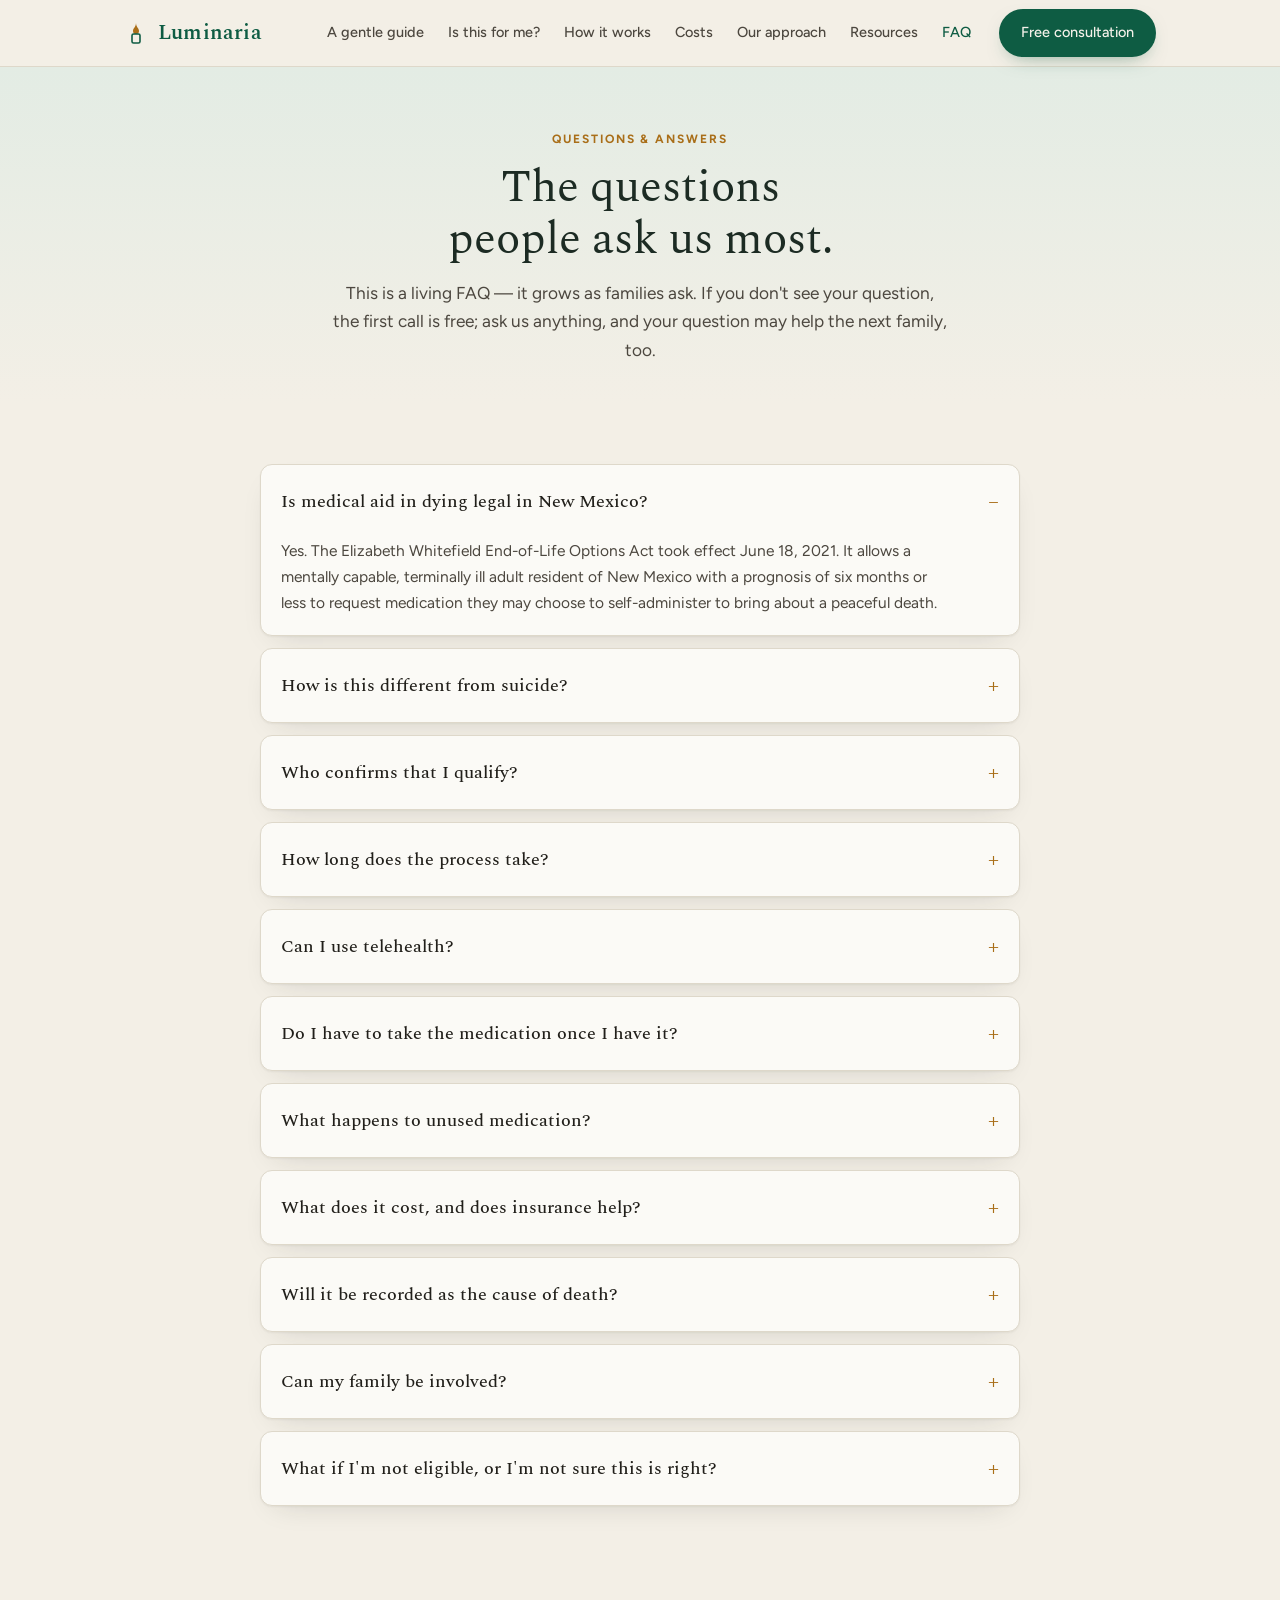
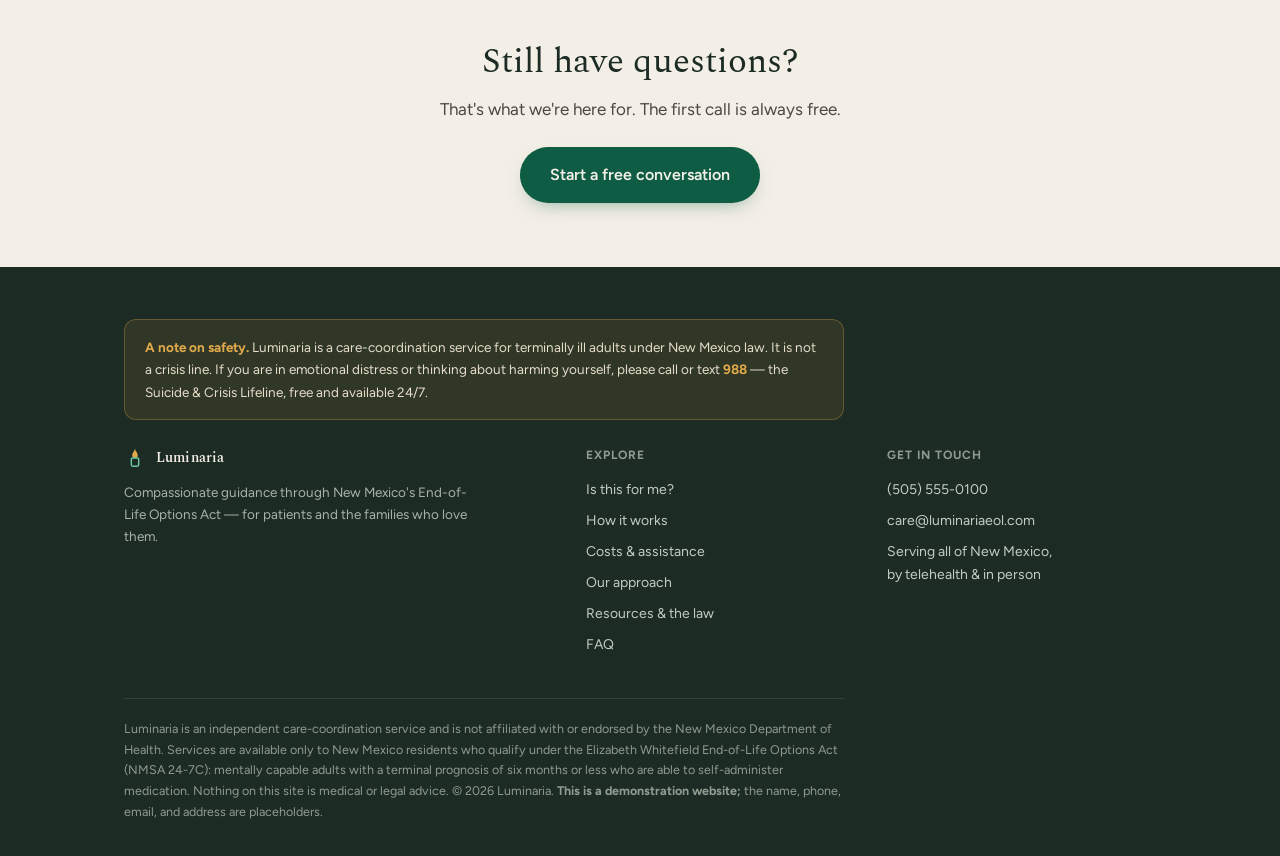
<file: faq.html>
<!doctype html>
<html lang="en">
<head>
<meta charset="utf-8">
<meta name="viewport" content="width=device-width, initial-scale=1">
<title>FAQ — Luminaria</title>
<meta name="description" content="Common questions about medical aid in dying in New Mexico: eligibility, the process, cost, family, and safeguards.">
<link rel="preconnect" href="https://fonts.googleapis.com">
<link rel="preconnect" href="https://fonts.gstatic.com" crossorigin>
<link rel="stylesheet" href="https://fonts.googleapis.com/css2?family=Spectral:ital,wght@0,300;0,400;0,500;0,600;1,400&family=Figtree:wght@400;500;600;700&display=swap">
<link rel="stylesheet" href="styles.css">
</head>
<body>

<header class="site-header"><div class="wrap">
  <a class="logo" href="index.html">
    <svg width="24" height="24" viewBox="0 0 24 24" aria-hidden="true"><path d="M12 2c0 4-3 5-3 8a3 3 0 006 0c0-3-3-4-3-8z" fill="#a96e18"/><rect x="8" y="13" width="8" height="9" rx="1.5" fill="none" stroke="#0e5c43" stroke-width="1.6"/></svg>
    Luminaria
  </a>
  <button class="menu-btn" aria-label="Open menu" onclick="document.getElementById('nav').classList.toggle('open')">☰</button>
  <nav class="nav" id="nav">
    <a href="guide.html">A gentle guide</a>
    <a href="is-this-for-me.html">Is this for me?</a>
    <a href="how-it-works.html">How it works</a>
    <a href="costs.html">Costs</a>
    <a href="our-approach.html">Our approach</a>
    <a href="resources.html">Resources</a>
    <a href="faq.html" aria-current="page">FAQ</a>
    <a class="btn" href="contact.html">Free consultation</a>
  </nav>
</div></header>

<main>
<section class="page-hero">
  <div class="wrap">
    <span class="eyebrow">Questions &amp; answers</span>
    <h1>The questions people ask us most.</h1>
    <p>This is a living FAQ — it grows as families ask. If you don't see your question, the first call is free;
      ask us anything, and your question may help the next family, too.</p>
  </div>
</section>

<section class="section">
  <div class="faq">
    <details open><summary>Is medical aid in dying legal in New Mexico?</summary>
      <p>Yes. The Elizabeth Whitefield End-of-Life Options Act took effect June 18, 2021. It allows a mentally
        capable, terminally ill adult resident of New Mexico with a prognosis of six months or less to request
        medication they may choose to self-administer to bring about a peaceful death.</p></details>
    <details><summary>How is this different from suicide?</summary>
      <p>Medical aid in dying is a legal medical practice available only to adults who are already dying of a
        terminal illness. The person makes the choice themselves, with clinical confirmation of their capacity
        and prognosis. It is not for emotional or mental-health crisis. If you are in crisis, please call or text
        <b>988</b> — help is available right now.</p></details>
    <details><summary>Who confirms that I qualify?</summary>
      <p>Two qualified New Mexico clinicians — at least one a physician (MD or DO) — independently confirm your
        terminal prognosis, your capacity to make the decision, and your ability to take the medication yourself.
        New Mexico allows nurse practitioners and physician assistants to participate, which helps us reach
        patients across the state.</p></details>
    <details><summary>How long does the process take?</summary>
      <p>New Mexico requires only a single request and a 48-hour waiting period before the pharmacy dispenses (and
        that wait can be shortened when someone has very little time). Once eligibility is confirmed, the process
        can move in days. Reaching out sooner gives everyone room to proceed gently.</p></details>
    <details><summary>Can I use telehealth?</summary>
      <p>Yes. New Mexico's law permits telehealth under the standard of care, so we can serve patients anywhere in
        the state — including rural areas far from a participating clinician — alongside in-person visits.</p></details>
    <details><summary>Do I have to take the medication once I have it?</summary>
      <p>No. Many people find deep comfort simply in having the choice, and never use the prescription. The
        decision remains entirely yours, up to the very end.</p></details>
    <details><summary>What happens to unused medication?</summary>
      <p>If you choose not to use it, the medication should never be kept indefinitely at home or thrown in the
        trash — it contains controlled ingredients. We help your family return any unused medication safely to an
        authorized pharmacy or drug take-back program, with proper documentation, so nothing is left unaccounted
        for. If you are in hospice, your hospice team's disposal policy can also handle this.</p></details>
    <details><summary>What does it cost, and does insurance help?</summary>
      <p>The first conversation is free. New Mexico Medicaid covers the medication itself, and the medical visits
        and hospice are often covered as well. Our service fee is for coordination and support; we offer a
        sliding scale and a hardship fund so no one who qualifies is turned away for lack of means. See our
        <a href="costs.html">Costs &amp; assistance</a> page.</p></details>
    <details><summary>Will it be recorded as the cause of death?</summary>
      <p>No. Under New Mexico law, the death certificate lists the underlying terminal illness as the cause of
        death, not the aid-in-dying medication.</p></details>
    <details><summary>Can my family be involved?</summary>
      <p>Absolutely, if you wish. We support families throughout — in the decision, at the bedside if you choose,
        and with bereavement resources afterward. This is one of the reasons we exist.</p></details>
    <details><summary>What if I'm not eligible, or I'm not sure this is right?</summary>
      <p>We'll tell you honestly, and we'll point you toward palliative care, hospice, or other support that fits.
        Our goal is your peace of mind — not a particular outcome.</p></details>
  </div>
</section>

<section class="cta-band">
  <div class="wrap">
    <h2>Still have questions?</h2>
    <p>That's what we're here for. The first call is always free.</p>
    <a class="btn lg" href="contact.html">Start a free conversation</a>
  </div>
</section>
</main>

<footer class="site-footer"><div class="wrap">
  <div class="safety"><b>A note on safety.</b> Luminaria is a care-coordination service for terminally ill adults
    under New Mexico law. It is not a crisis line. If you are in emotional distress or thinking about harming
    yourself, please call or text <b>988</b> — the Suicide &amp; Crisis Lifeline, free and available 24/7.</div>
  <div class="cols">
    <div>
      <a class="logo" href="index.html"><svg width="22" height="22" viewBox="0 0 24 24" aria-hidden="true"><path d="M12 2c0 4-3 5-3 8a3 3 0 006 0c0-3-3-4-3-8z" fill="#e0a94a"/><rect x="8" y="13" width="8" height="9" rx="1.5" fill="none" stroke="#6cc9a4" stroke-width="1.6"/></svg> Luminaria</a>
      <p>Compassionate guidance through New Mexico's End-of-Life Options Act — for patients and the families who love them.</p>
    </div>
    <div><h5>Explore</h5><ul>
      <li><a href="is-this-for-me.html">Is this for me?</a></li>
      <li><a href="how-it-works.html">How it works</a></li>
      <li><a href="costs.html">Costs &amp; assistance</a></li>
      <li><a href="our-approach.html">Our approach</a></li>
      <li><a href="resources.html">Resources &amp; the law</a></li>
      <li><a href="faq.html">FAQ</a></li>
    </ul></div>
    <div><h5>Get in touch</h5><ul>
      <li><a href="tel:+15055550100">(505) 555-0100</a></li>
      <li><a href="mailto:care@luminariaeol.com">care@luminariaeol.com</a></li>
      <li>Serving all of New Mexico,<br>by telehealth &amp; in person</li>
    </ul></div>
  </div>
  <div class="legal">Luminaria is an independent care-coordination service and is not affiliated with or endorsed
    by the New Mexico Department of Health. Services are available only to New Mexico residents who qualify under
    the Elizabeth Whitefield End-of-Life Options Act (NMSA 24-7C): mentally capable adults with a terminal
    prognosis of six months or less who are able to self-administer medication. Nothing on this site is medical
    or legal advice. © 2026 Luminaria. <b>This is a demonstration website;</b> the name, phone, email, and
    address are placeholders.</div>
</div></footer>

</body>
</html>
</file>
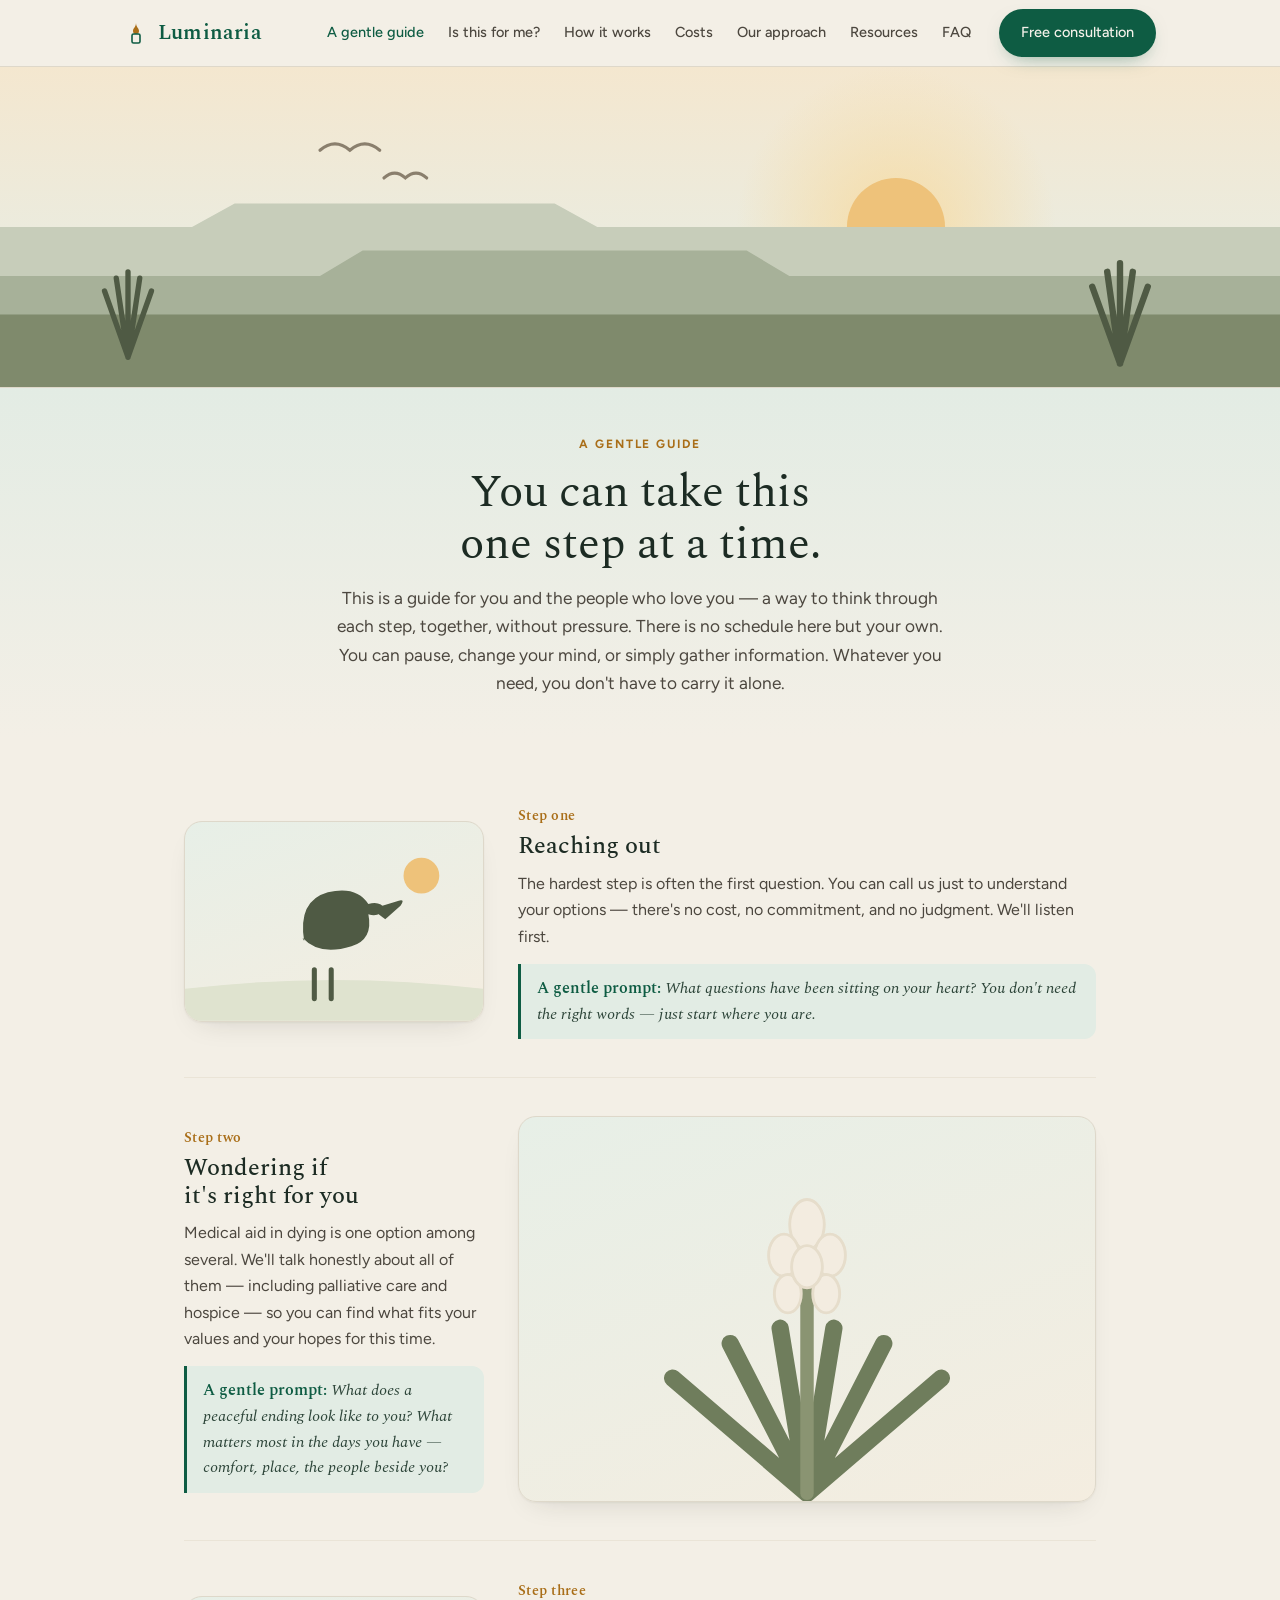
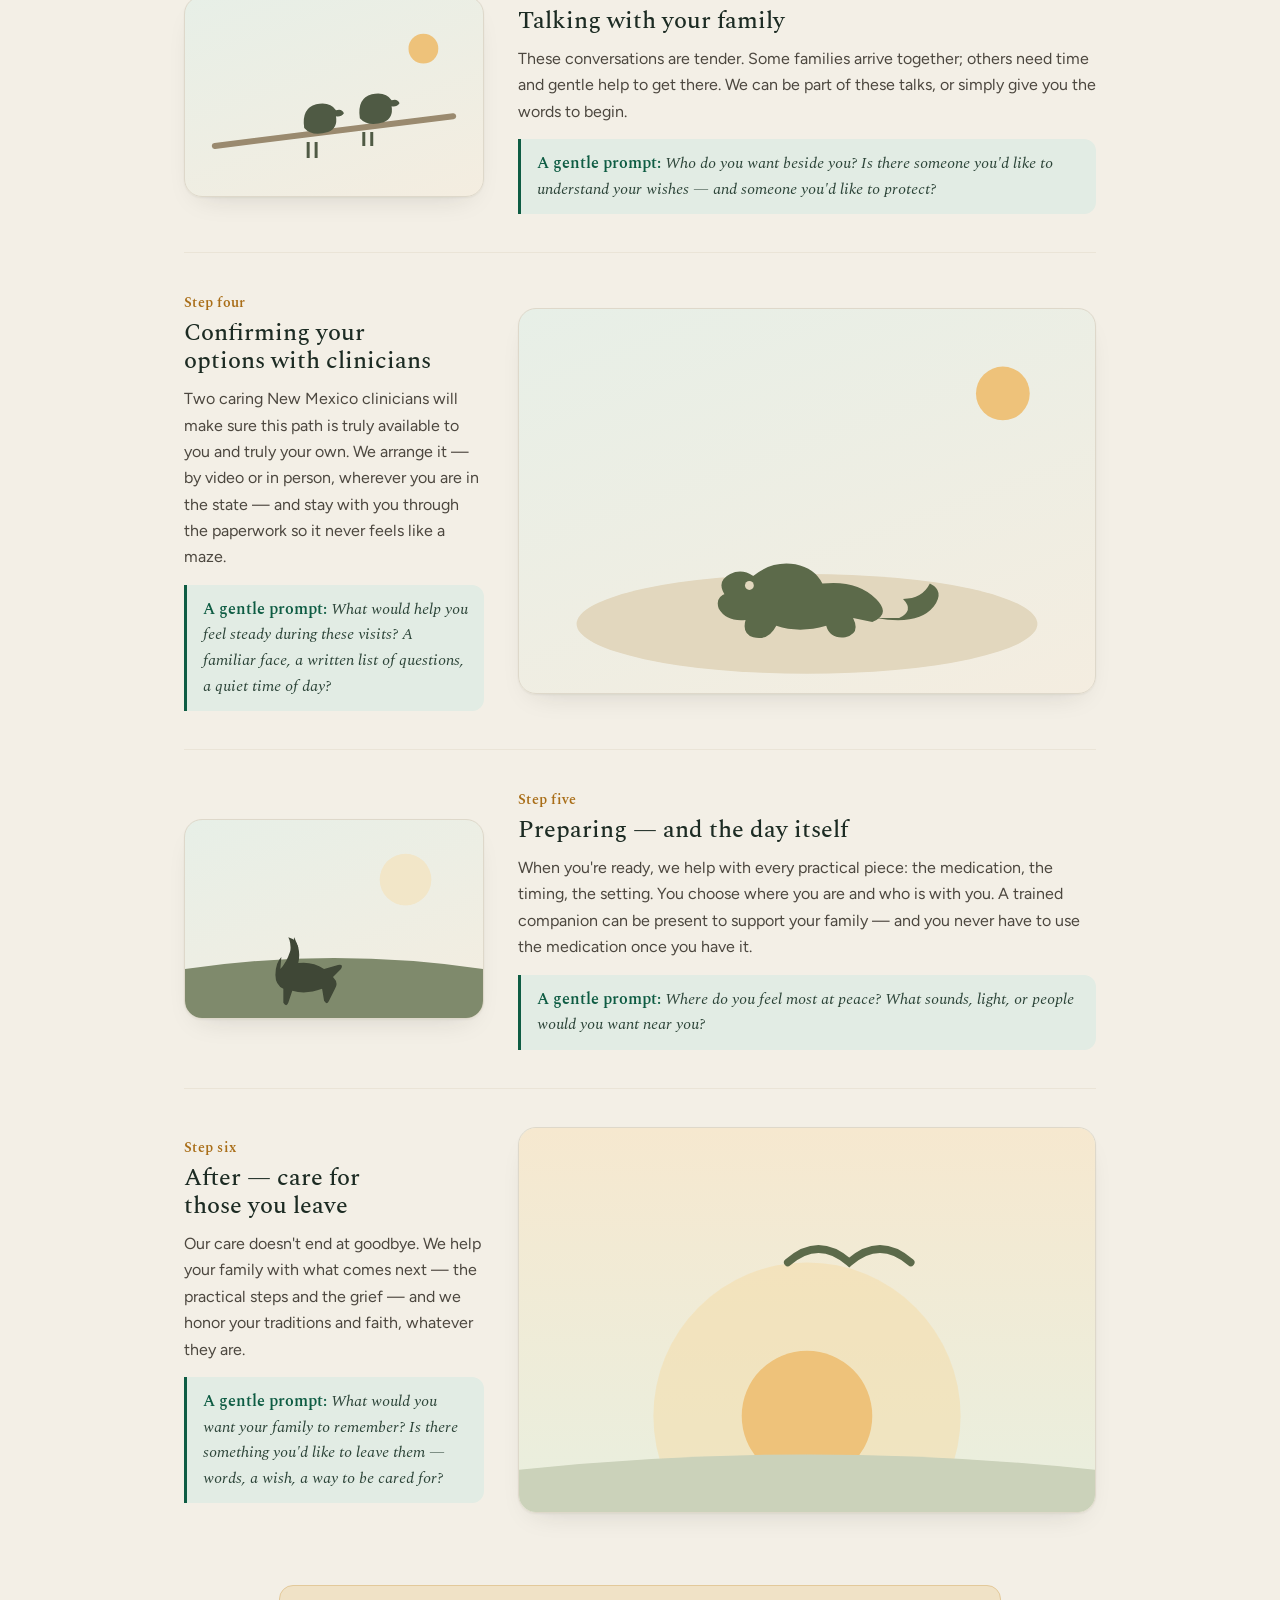
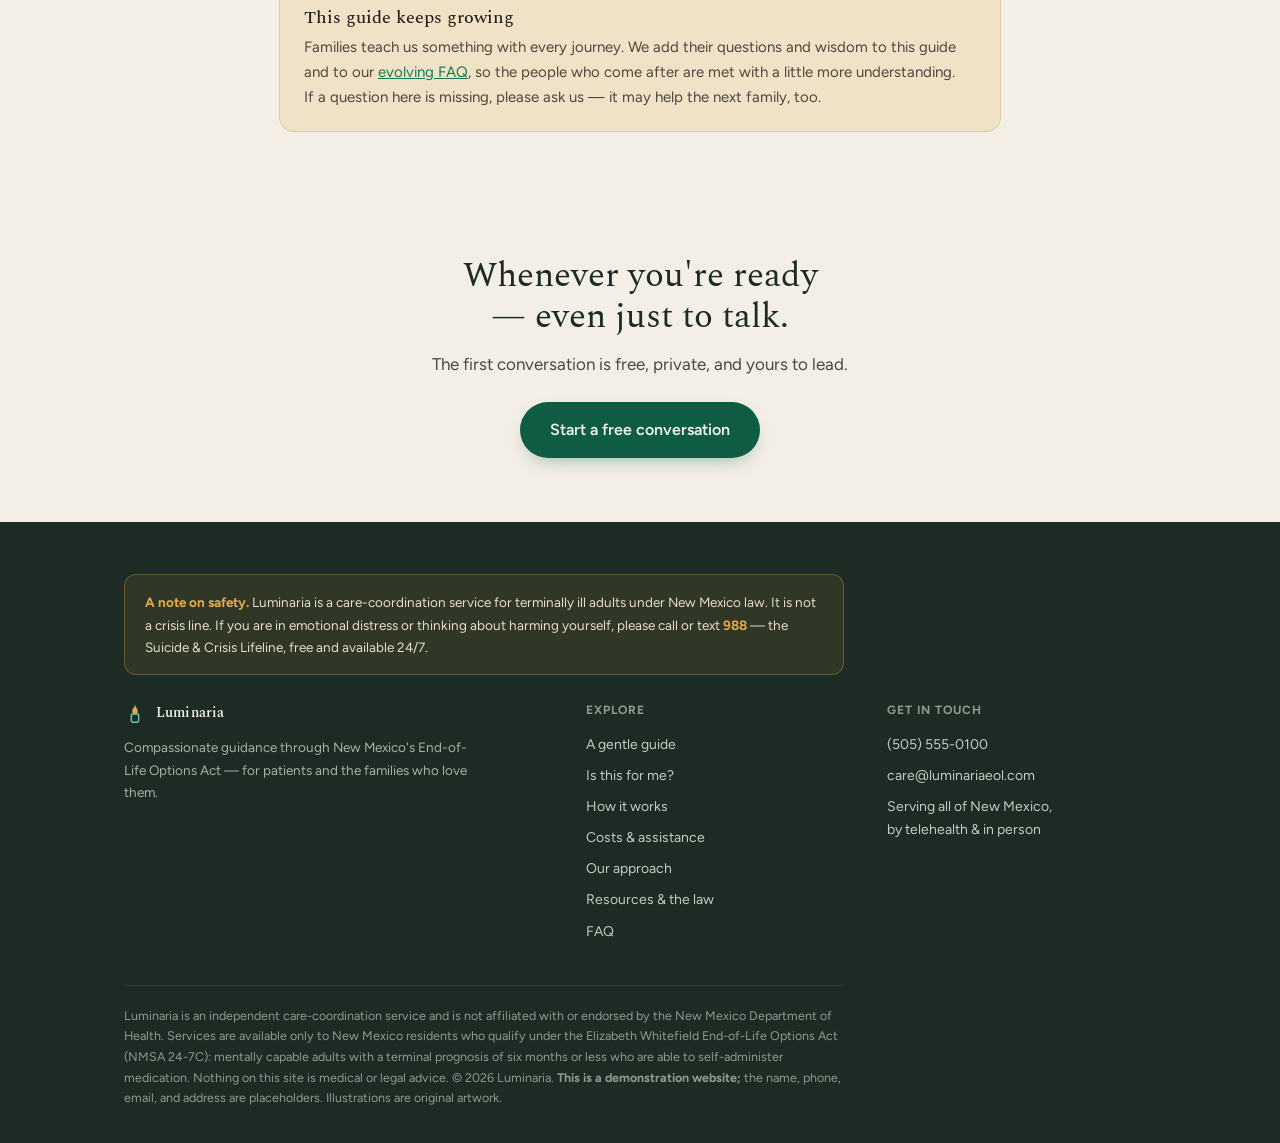
<file: guide.html>
<!doctype html>
<html lang="en">
<head>
<meta charset="utf-8">
<meta name="viewport" content="width=device-width, initial-scale=1">
<title>A gentle guide — Luminaria</title>
<meta name="description" content="A gentle, step-by-step guide to help you and your family think through end-of-life options in New Mexico, at your own pace.">
<link rel="preconnect" href="https://fonts.googleapis.com">
<link rel="preconnect" href="https://fonts.gstatic.com" crossorigin>
<link rel="stylesheet" href="https://fonts.googleapis.com/css2?family=Spectral:ital,wght@0,300;0,400;0,500;0,600;1,400&family=Figtree:wght@400;500;600;700&display=swap">
<link rel="stylesheet" href="styles.css">
<style>
  .guide-band{width:100%;display:block;border-bottom:1px solid var(--line)}
  .journey{max-width:960px;margin:0 auto;padding:8px 24px}
  .jstep{display:grid;grid-template-columns:300px 1fr;gap:34px;align-items:center;padding:38px 0;border-bottom:1px solid var(--line-2)}
  .jstep:last-child{border-bottom:none}
  .jstep:nth-child(even) .art{order:2}
  @media(max-width:720px){.jstep{grid-template-columns:1fr;gap:18px}.jstep:nth-child(even) .art{order:0}}
  .art{background:linear-gradient(160deg,#e7efe7,#f4ede0);border:1px solid var(--line);border-radius:18px;overflow:hidden;box-shadow:var(--shadow)}
  .art svg{display:block;width:100%;height:auto}
  .jstep .stepno{font-family:var(--serif);font-size:14px;color:var(--accent);font-weight:600;letter-spacing:.02em}
  .jstep h2{font-family:var(--serif);font-weight:500;font-size:1.5rem;color:var(--dusk);margin:6px 0 10px}
  .jstep p{color:var(--ink-2);font-size:16px;margin:0 0 14px}
  .prompt{border-left:3px solid var(--brand);background:var(--brand-soft);border-radius:0 12px 12px 0;padding:12px 16px;font-family:var(--serif);font-style:italic;font-size:15.5px;color:#2c4438}
  .prompt b{font-style:normal;font-weight:600;color:var(--brand)}
  .reassure{max-width:60ch;margin:0 auto;text-align:center;color:var(--ink-2);font-size:1.05rem}
  .evolve{max-width:70ch;margin:26px auto 0}
</style>
</head>
<body>

<header class="site-header"><div class="wrap">
  <a class="logo" href="index.html">
    <svg width="24" height="24" viewBox="0 0 24 24" aria-hidden="true"><path d="M12 2c0 4-3 5-3 8a3 3 0 006 0c0-3-3-4-3-8z" fill="#a96e18"/><rect x="8" y="13" width="8" height="9" rx="1.5" fill="none" stroke="#0e5c43" stroke-width="1.6"/></svg>
    Luminaria
  </a>
  <button class="menu-btn" aria-label="Open menu" onclick="document.getElementById('nav').classList.toggle('open')">☰</button>
  <nav class="nav" id="nav">
    <a href="guide.html" aria-current="page">A gentle guide</a>
    <a href="is-this-for-me.html">Is this for me?</a>
    <a href="how-it-works.html">How it works</a>
    <a href="costs.html">Costs</a>
    <a href="our-approach.html">Our approach</a>
    <a href="resources.html">Resources</a>
    <a href="faq.html">FAQ</a>
    <a class="btn" href="contact.html">Free consultation</a>
  </nav>
</div></header>

<!-- Dawn over the high desert -->
<svg class="guide-band" viewBox="0 0 1200 300" preserveAspectRatio="xMidYMid slice" role="img" aria-label="A quiet New Mexico dawn over layered desert mesas, with a bird in flight.">
  <defs>
    <linearGradient id="sky" x1="0" y1="0" x2="0" y2="1">
      <stop offset="0" stop-color="#f4e7cf"/><stop offset="0.5" stop-color="#ecebdd"/><stop offset="1" stop-color="#dfe8dc"/>
    </linearGradient>
    <radialGradient id="sun" cx="50%" cy="50%" r="50%">
      <stop offset="0" stop-color="#f6dca6"/><stop offset="1" stop-color="#f6dca6" stop-opacity="0"/>
    </radialGradient>
  </defs>
  <rect width="1200" height="300" fill="url(#sky)"/>
  <circle cx="840" cy="150" r="150" fill="url(#sun)"/>
  <circle cx="840" cy="150" r="46" fill="#eec27a"/>
  <!-- birds -->
  <g stroke="#8a7f6d" stroke-width="3" fill="none" stroke-linecap="round">
    <path d="M300 78 q14 -12 28 0 q14 -12 28 0"/>
    <path d="M360 104 q10 -9 20 0 q10 -9 20 0"/>
  </g>
  <!-- far mesa -->
  <path d="M0 210 L0 150 L180 150 L220 128 L520 128 L560 150 L1200 150 L1200 210 Z" fill="#c7cdba"/>
  <!-- mid mesa -->
  <path d="M0 240 L0 196 L300 196 L340 172 L700 172 L740 196 L1200 196 L1200 240 Z" fill="#a7b199"/>
  <!-- near ridge -->
  <path d="M0 300 L0 232 L1200 232 L1200 300 Z" fill="#7f8a6c"/>
  <!-- foreground plants: yucca silhouettes -->
  <g fill="#4f5a44">
    <g transform="translate(120 232)"><path d="M0 40 L-22 -22 M0 40 L-11 -34 M0 40 L0 -40 M0 40 L11 -34 M0 40 L22 -22" stroke="#4f5a44" stroke-width="5" stroke-linecap="round"/></g>
    <g transform="translate(1050 232)"><path d="M0 46 L-26 -26 M0 46 L-12 -40 M0 46 L0 -48 M0 46 L12 -40 M0 46 L26 -26" stroke="#4f5a44" stroke-width="6" stroke-linecap="round"/></g>
  </g>
</svg>

<main>
<section class="page-hero" style="padding-top:40px">
  <div class="wrap">
    <span class="eyebrow">A gentle guide</span>
    <h1>You can take this one step at a time.</h1>
    <p>This is a guide for you and the people who love you — a way to think through each step, together, without
      pressure. There is no schedule here but your own. You can pause, change your mind, or simply gather
      information. Whatever you need, you don't have to carry it alone.</p>
  </div>
</section>

<section class="section" style="padding-top:20px">
  <div class="journey">

    <!-- 1 Reach out -->
    <div class="jstep">
      <div class="art">
        <svg viewBox="0 0 300 200" role="img" aria-label="A desert bird on the ground at dawn.">
          <rect width="300" height="200" fill="none"/>
          <path d="M0 168 Q150 150 300 168 L300 200 L0 200 Z" fill="#dfe3cf"/>
          <circle cx="238" cy="54" r="18" fill="#eec27a"/>
          <g fill="#4f5a44" transform="translate(120 120) scale(1.7)">
            <!-- clean perched desert bird -->
            <path d="M0 0 q-4 -24 14 -29 q17 -4 24 7 q7 -2 10 3 q-4 5 -10 3 q3 15 -10 19 q-19 6 -29 -5 z"/>
            <path d="M40 -19 l16 -5 q4 -1 1 3 l-9 8 z"/>
            <line x1="6" y1="17" x2="6" y2="34" stroke="#4f5a44" stroke-width="3" stroke-linecap="round"/>
            <line x1="16" y1="17" x2="16" y2="34" stroke="#4f5a44" stroke-width="3" stroke-linecap="round"/>
          </g>
        </svg>
      </div>
      <div>
        <div class="stepno">Step one</div>
        <h2>Reaching out</h2>
        <p>The hardest step is often the first question. You can call us just to understand your options — there's
          no cost, no commitment, and no judgment. We'll listen first.</p>
        <div class="prompt"><b>A gentle prompt:</b> What questions have been sitting on your heart? You don't need
          the right words — just start where you are.</div>
      </div>
    </div>

    <!-- 2 Is it right for you -->
    <div class="jstep">
      <div class="art">
        <svg viewBox="0 0 300 200" role="img" aria-label="A blooming yucca, New Mexico's state flower.">
          <rect width="300" height="200" fill="none"/>
          <g transform="translate(150 196)">
            <path d="M0 0 L-70 -60 M0 0 L-40 -78 M0 0 L-14 -86 M0 0 L14 -86 M0 0 L40 -78 M0 0 L70 -60" stroke="#6f7d5c" stroke-width="9" stroke-linecap="round"/>
            <line x1="0" y1="0" x2="0" y2="-140" stroke="#8a9472" stroke-width="7" stroke-linecap="round"/>
            <g fill="#f3ece0" stroke="#e6ddcb" stroke-width="1.5">
              <ellipse cx="0" cy="-140" rx="9" ry="13"/><ellipse cx="-12" cy="-124" rx="8" ry="11"/>
              <ellipse cx="12" cy="-124" rx="8" ry="11"/><ellipse cx="-10" cy="-104" rx="7" ry="10"/>
              <ellipse cx="10" cy="-104" rx="7" ry="10"/><ellipse cx="0" cy="-118" rx="8" ry="11"/>
            </g>
          </g>
        </svg>
      </div>
      <div>
        <div class="stepno">Step two</div>
        <h2>Wondering if it's right for you</h2>
        <p>Medical aid in dying is one option among several. We'll talk honestly about all of them — including
          palliative care and hospice — so you can find what fits your values and your hopes for this time.</p>
        <div class="prompt"><b>A gentle prompt:</b> What does a peaceful ending look like to you? What matters most
          in the days you have — comfort, place, the people beside you?</div>
      </div>
    </div>

    <!-- 3 Talk with family -->
    <div class="jstep">
      <div class="art">
        <svg viewBox="0 0 300 200" role="img" aria-label="Two desert birds perched together on a branch.">
          <rect width="300" height="200" fill="none"/>
          <line x1="30" y1="150" x2="270" y2="120" stroke="#9a8a6f" stroke-width="6" stroke-linecap="round"/>
          <g fill="#4f5a44">
            <g transform="translate(120 132)"><path d="M0 0 q-3 -20 12 -24 q14 -3 20 6 q6 -2 8 3 q-3 4 -8 3 q2 12 -8 16 q-16 5 -24 -4 z"/><line x1="4" y1="14" x2="4" y2="30" stroke="#4f5a44" stroke-width="3"/><line x1="12" y1="14" x2="12" y2="30" stroke="#4f5a44" stroke-width="3"/></g>
            <g transform="translate(176 122)"><path d="M0 0 q-3 -20 12 -24 q14 -3 20 6 q6 -2 8 3 q-3 4 -8 3 q2 12 -8 16 q-16 5 -24 -4 z"/><line x1="4" y1="14" x2="4" y2="28" stroke="#4f5a44" stroke-width="3"/><line x1="12" y1="14" x2="12" y2="28" stroke="#4f5a44" stroke-width="3"/></g>
          </g>
          <circle cx="240" cy="52" r="15" fill="#eec27a"/>
        </svg>
      </div>
      <div>
        <div class="stepno">Step three</div>
        <h2>Talking with your family</h2>
        <p>These conversations are tender. Some families arrive together; others need time and gentle help to get
          there. We can be part of these talks, or simply give you the words to begin.</p>
        <div class="prompt"><b>A gentle prompt:</b> Who do you want beside you? Is there someone you'd like to
          understand your wishes — and someone you'd like to protect?</div>
      </div>
    </div>

    <!-- 4 Confirm eligibility -->
    <div class="jstep">
      <div class="art">
        <svg viewBox="0 0 300 200" role="img" aria-label="A small lizard resting on a sunlit desert rock.">
          <rect width="300" height="200" fill="none"/>
          <ellipse cx="150" cy="164" rx="120" ry="26" fill="#e2d7be"/>
          <g fill="#5c6a4a">
            <path d="M108 150 q-6 -8 2 -12 q6 -3 12 1 q10 -8 22 -6 q10 2 14 10 q18 -2 28 8 q8 8 -2 12 l-10 -2 q4 8 -4 10 q-8 1 -10 -6 q-14 4 -26 0 q-4 8 -12 6 q-6 -2 -4 -9 q-10 1 -14 -6 q-2 -6 4 -8 z"/>
            <path d="M186 161 q22 4 30 -6 q6 -8 -2 -12 q-4 8 -14 8 q6 6 -2 10 z"/>
            <circle cx="120" cy="144" r="2.3" fill="#e2d7be"/>
          </g>
          <circle cx="252" cy="44" r="14" fill="#eec27a"/>
        </svg>
      </div>
      <div>
        <div class="stepno">Step four</div>
        <h2>Confirming your options with clinicians</h2>
        <p>Two caring New Mexico clinicians will make sure this path is truly available to you and truly your own.
          We arrange it — by video or in person, wherever you are in the state — and stay with you through the
          paperwork so it never feels like a maze.</p>
        <div class="prompt"><b>A gentle prompt:</b> What would help you feel steady during these visits? A familiar
          face, a written list of questions, a quiet time of day?</div>
      </div>
    </div>

    <!-- 5 Prepare & the day -->
    <div class="jstep">
      <div class="art">
        <svg viewBox="0 0 300 200" role="img" aria-label="A coyote on a ridge beneath the moon at dusk.">
          <rect width="300" height="200" fill="none"/>
          <rect width="300" height="200" fill="#eadfce" opacity="0.0"/>
          <circle cx="222" cy="60" r="26" fill="#f2e6c8"/>
          <path d="M0 200 L0 150 Q150 128 300 150 L300 200 Z" fill="#7f8a6c"/>
          <g fill="#3f4736" transform="translate(96 150)">
            <path d="M0 0 q6 -6 10 -18 q1 -8 -2 -14 q8 2 10 10 q2 8 0 16 q14 -2 26 6 l14 -4 q6 -1 3 4 l-8 8 q6 6 2 12 l-6 12 q-2 5 -5 0 l-2 -12 q-16 6 -30 2 l-4 12 q-2 5 -5 0 l0 -14 q-8 -4 -8 -14 q0 -12 6 -18 z"/>
            <path d="M14 -32 l-4 16 8 -6 z"/>
          </g>
        </svg>
      </div>
      <div>
        <div class="stepno">Step five</div>
        <h2>Preparing — and the day itself</h2>
        <p>When you're ready, we help with every practical piece: the medication, the timing, the setting. You
          choose where you are and who is with you. A trained companion can be present to support your family — and
          you never have to use the medication once you have it.</p>
        <div class="prompt"><b>A gentle prompt:</b> Where do you feel most at peace? What sounds, light, or people
          would you want near you?</div>
      </div>
    </div>

    <!-- 6 After -->
    <div class="jstep">
      <div class="art">
        <svg viewBox="0 0 300 200" role="img" aria-label="A single bird lifting into a soft dawn sky over the desert.">
          <defs><linearGradient id="dawn2" x1="0" y1="0" x2="0" y2="1"><stop offset="0" stop-color="#f6e8cf"/><stop offset="1" stop-color="#e9efdf"/></linearGradient></defs>
          <rect width="300" height="200" fill="url(#dawn2)"/>
          <circle cx="150" cy="150" r="80" fill="#f6dca6" opacity="0.5"/>
          <circle cx="150" cy="150" r="34" fill="#eec27a"/>
          <path d="M0 178 Q150 162 300 178 L300 200 L0 200 Z" fill="#cbd2ba"/>
          <g stroke="#5c6a4a" stroke-width="4" fill="none" stroke-linecap="round">
            <path d="M140 70 q16 -14 32 0 q16 -14 32 0"/>
          </g>
        </svg>
      </div>
      <div>
        <div class="stepno">Step six</div>
        <h2>After — care for those you leave</h2>
        <p>Our care doesn't end at goodbye. We help your family with what comes next — the practical steps and the
          grief — and we honor your traditions and faith, whatever they are.</p>
        <div class="prompt"><b>A gentle prompt:</b> What would you want your family to remember? Is there something
          you'd like to leave them — words, a wish, a way to be cared for?</div>
      </div>
    </div>

  </div>

  <div class="wrap evolve">
    <div class="callout amber">
      <h3>This guide keeps growing</h3>
      <p>Families teach us something with every journey. We add their questions and wisdom to this guide and to our
        <a href="faq.html">evolving FAQ</a>, so the people who come after are met with a little more understanding.
        If a question here is missing, please ask us — it may help the next family, too.</p>
    </div>
  </div>
</section>

<section class="cta-band">
  <div class="wrap">
    <h2>Whenever you're ready — even just to talk.</h2>
    <p>The first conversation is free, private, and yours to lead.</p>
    <a class="btn lg" href="contact.html">Start a free conversation</a>
  </div>
</section>
</main>

<footer class="site-footer"><div class="wrap">
  <div class="safety"><b>A note on safety.</b> Luminaria is a care-coordination service for terminally ill adults
    under New Mexico law. It is not a crisis line. If you are in emotional distress or thinking about harming
    yourself, please call or text <b>988</b> — the Suicide &amp; Crisis Lifeline, free and available 24/7.</div>
  <div class="cols">
    <div>
      <a class="logo" href="index.html"><svg width="22" height="22" viewBox="0 0 24 24" aria-hidden="true"><path d="M12 2c0 4-3 5-3 8a3 3 0 006 0c0-3-3-4-3-8z" fill="#e0a94a"/><rect x="8" y="13" width="8" height="9" rx="1.5" fill="none" stroke="#6cc9a4" stroke-width="1.6"/></svg> Luminaria</a>
      <p>Compassionate guidance through New Mexico's End-of-Life Options Act — for patients and the families who love them.</p>
    </div>
    <div><h5>Explore</h5><ul>
      <li><a href="guide.html">A gentle guide</a></li>
      <li><a href="is-this-for-me.html">Is this for me?</a></li>
      <li><a href="how-it-works.html">How it works</a></li>
      <li><a href="costs.html">Costs &amp; assistance</a></li>
      <li><a href="our-approach.html">Our approach</a></li>
      <li><a href="resources.html">Resources &amp; the law</a></li>
      <li><a href="faq.html">FAQ</a></li>
    </ul></div>
    <div><h5>Get in touch</h5><ul>
      <li><a href="tel:+15055550100">(505) 555-0100</a></li>
      <li><a href="mailto:care@luminariaeol.com">care@luminariaeol.com</a></li>
      <li>Serving all of New Mexico,<br>by telehealth &amp; in person</li>
    </ul></div>
  </div>
  <div class="legal">Luminaria is an independent care-coordination service and is not affiliated with or endorsed
    by the New Mexico Department of Health. Services are available only to New Mexico residents who qualify under
    the Elizabeth Whitefield End-of-Life Options Act (NMSA 24-7C): mentally capable adults with a terminal
    prognosis of six months or less who are able to self-administer medication. Nothing on this site is medical
    or legal advice. © 2026 Luminaria. <b>This is a demonstration website;</b> the name, phone, email, and
    address are placeholders. Illustrations are original artwork.</div>
</div></footer>

</body>
</html>
</file>
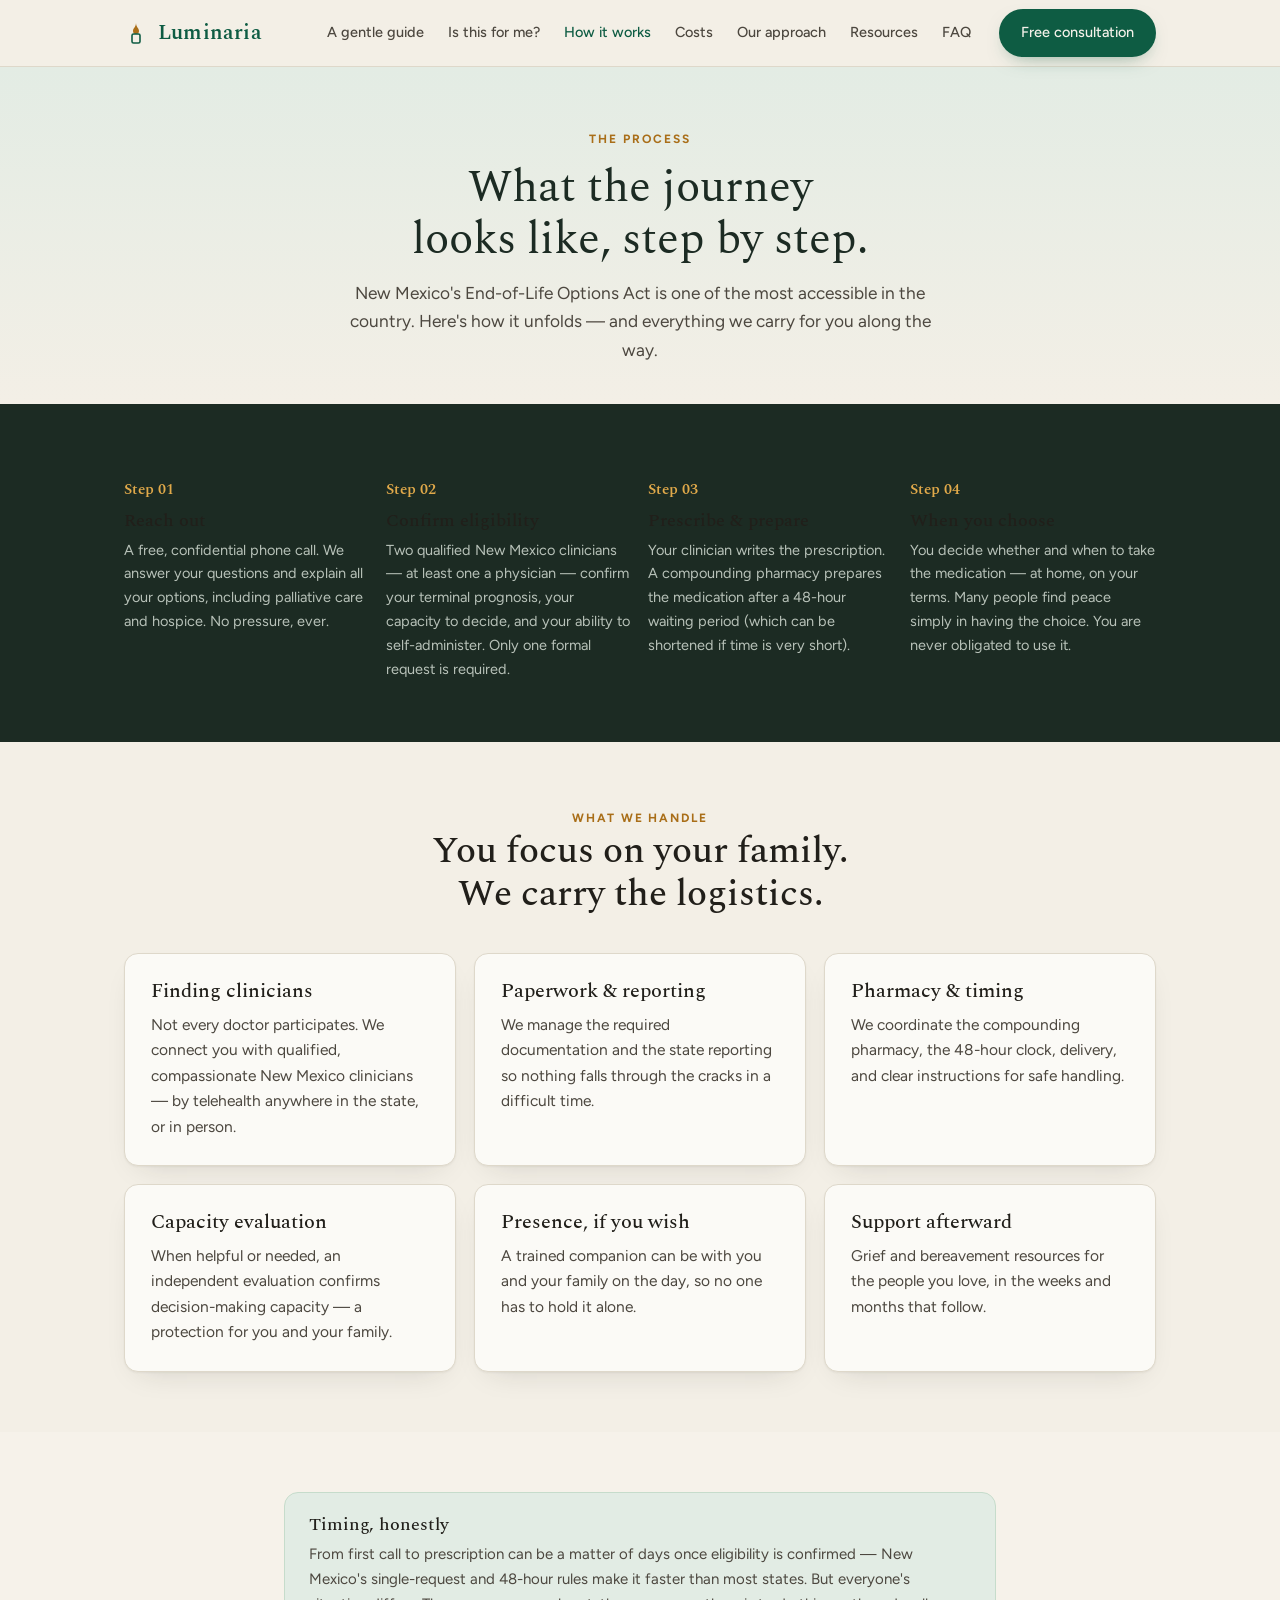
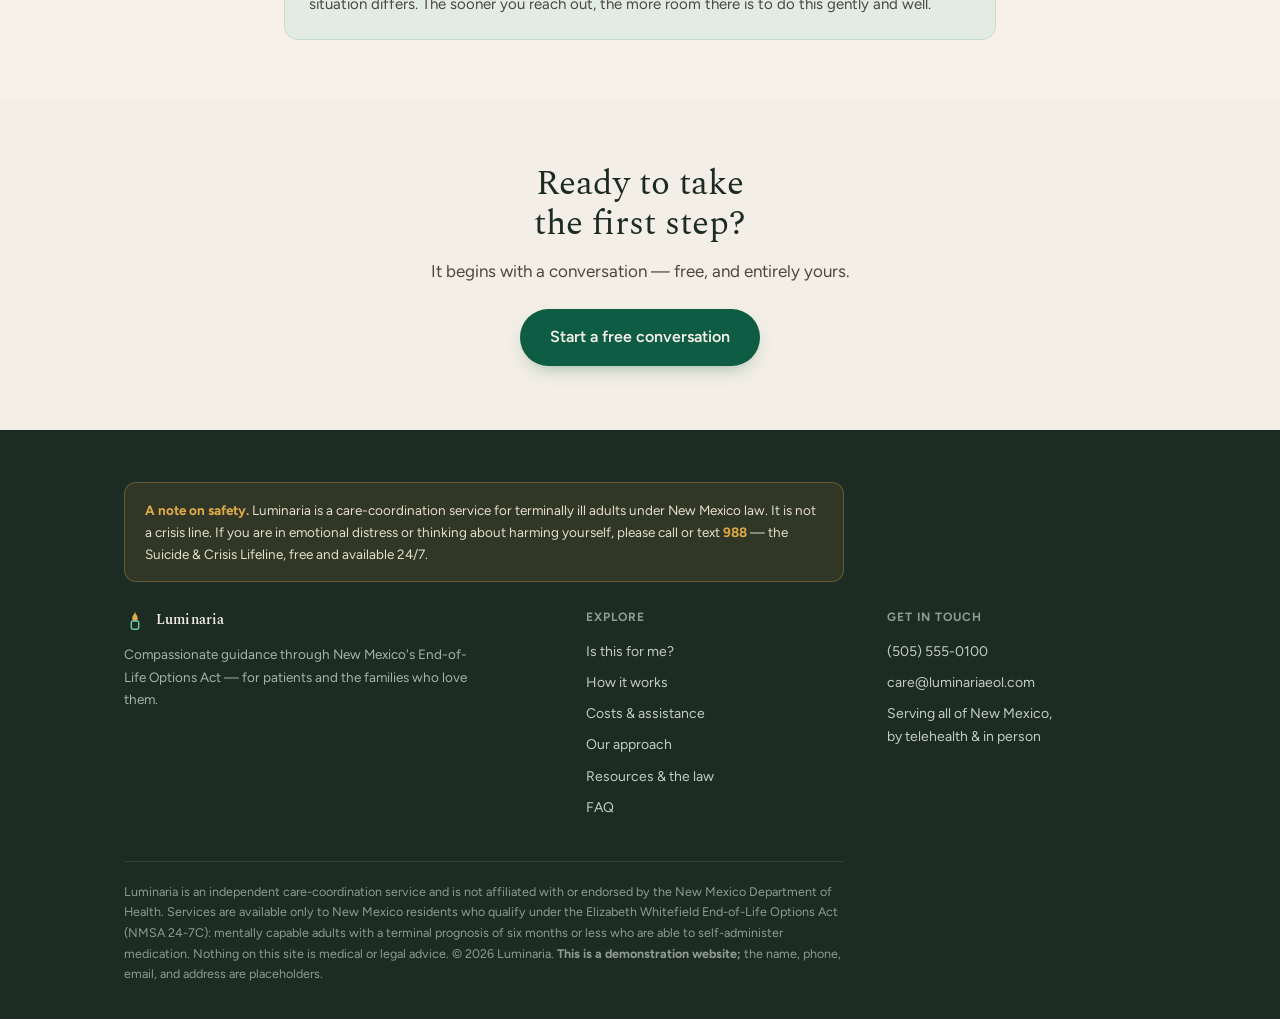
<file: how-it-works.html>
<!doctype html>
<html lang="en">
<head>
<meta charset="utf-8">
<meta name="viewport" content="width=device-width, initial-scale=1">
<title>How it works — Luminaria</title>
<meta name="description" content="The step-by-step process for medical aid in dying in New Mexico, and what Luminaria handles for you.">
<link rel="preconnect" href="https://fonts.googleapis.com">
<link rel="preconnect" href="https://fonts.gstatic.com" crossorigin>
<link rel="stylesheet" href="https://fonts.googleapis.com/css2?family=Spectral:ital,wght@0,300;0,400;0,500;0,600;1,400&family=Figtree:wght@400;500;600;700&display=swap">
<link rel="stylesheet" href="styles.css">
</head>
<body>

<header class="site-header"><div class="wrap">
  <a class="logo" href="index.html">
    <svg width="24" height="24" viewBox="0 0 24 24" aria-hidden="true"><path d="M12 2c0 4-3 5-3 8a3 3 0 006 0c0-3-3-4-3-8z" fill="#a96e18"/><rect x="8" y="13" width="8" height="9" rx="1.5" fill="none" stroke="#0e5c43" stroke-width="1.6"/></svg>
    Luminaria
  </a>
  <button class="menu-btn" aria-label="Open menu" onclick="document.getElementById('nav').classList.toggle('open')">☰</button>
  <nav class="nav" id="nav">
    <a href="guide.html">A gentle guide</a>
    <a href="is-this-for-me.html">Is this for me?</a>
    <a href="how-it-works.html" aria-current="page">How it works</a>
    <a href="costs.html">Costs</a>
    <a href="our-approach.html">Our approach</a>
    <a href="resources.html">Resources</a>
    <a href="faq.html">FAQ</a>
    <a class="btn" href="contact.html">Free consultation</a>
  </nav>
</div></header>

<main>
<section class="page-hero">
  <div class="wrap">
    <span class="eyebrow">The process</span>
    <h1>What the journey looks like, step by step.</h1>
    <p>New Mexico's End-of-Life Options Act is one of the most accessible in the country. Here's how it unfolds —
      and everything we carry for you along the way.</p>
  </div>
</section>

<section class="section dusk">
  <div class="wrap">
    <div class="steps">
      <div class="step"><div class="num">Step 01</div><h4>Reach out</h4><p>A free, confidential phone call. We answer your questions and explain all your options, including palliative care and hospice. No pressure, ever.</p></div>
      <div class="step"><div class="num">Step 02</div><h4>Confirm eligibility</h4><p>Two qualified New Mexico clinicians — at least one a physician — confirm your terminal prognosis, your capacity to decide, and your ability to self-administer. Only one formal request is required.</p></div>
      <div class="step"><div class="num">Step 03</div><h4>Prescribe &amp; prepare</h4><p>Your clinician writes the prescription. A compounding pharmacy prepares the medication after a 48-hour waiting period (which can be shortened if time is very short).</p></div>
      <div class="step"><div class="num">Step 04</div><h4>When you choose</h4><p>You decide whether and when to take the medication — at home, on your terms. Many people find peace simply in having the choice. You are never obligated to use it.</p></div>
    </div>
  </div>
</section>

<section class="section">
  <div class="wrap">
    <div class="section-head">
      <span class="eyebrow">What we handle</span>
      <h2>You focus on your family. We carry the logistics.</h2>
    </div>
    <div class="cards">
      <div class="card"><h3>Finding clinicians</h3><p>Not every doctor participates. We connect you with qualified, compassionate New Mexico clinicians — by telehealth anywhere in the state, or in person.</p></div>
      <div class="card"><h3>Paperwork &amp; reporting</h3><p>We manage the required documentation and the state reporting so nothing falls through the cracks in a difficult time.</p></div>
      <div class="card"><h3>Pharmacy &amp; timing</h3><p>We coordinate the compounding pharmacy, the 48-hour clock, delivery, and clear instructions for safe handling.</p></div>
      <div class="card"><h3>Capacity evaluation</h3><p>When helpful or needed, an independent evaluation confirms decision-making capacity — a protection for you and your family.</p></div>
      <div class="card"><h3>Presence, if you wish</h3><p>A trained companion can be with you and your family on the day, so no one has to hold it alone.</p></div>
      <div class="card"><h3>Support afterward</h3><p>Grief and bereavement resources for the people you love, in the weeks and months that follow.</p></div>
    </div>
  </div>
</section>

<section class="section tint">
  <div class="narrow">
    <div class="callout" style="margin:0 auto">
      <h3>Timing, honestly</h3>
      <p>From first call to prescription can be a matter of days once eligibility is confirmed — New Mexico's
        single-request and 48-hour rules make it faster than most states. But everyone's situation differs.
        The sooner you reach out, the more room there is to do this gently and well.</p>
    </div>
  </div>
</section>

<section class="cta-band">
  <div class="wrap">
    <h2>Ready to take the first step?</h2>
    <p>It begins with a conversation — free, and entirely yours.</p>
    <a class="btn lg" href="contact.html">Start a free conversation</a>
  </div>
</section>
</main>

<footer class="site-footer"><div class="wrap">
  <div class="safety"><b>A note on safety.</b> Luminaria is a care-coordination service for terminally ill adults
    under New Mexico law. It is not a crisis line. If you are in emotional distress or thinking about harming
    yourself, please call or text <b>988</b> — the Suicide &amp; Crisis Lifeline, free and available 24/7.</div>
  <div class="cols">
    <div>
      <a class="logo" href="index.html"><svg width="22" height="22" viewBox="0 0 24 24" aria-hidden="true"><path d="M12 2c0 4-3 5-3 8a3 3 0 006 0c0-3-3-4-3-8z" fill="#e0a94a"/><rect x="8" y="13" width="8" height="9" rx="1.5" fill="none" stroke="#6cc9a4" stroke-width="1.6"/></svg> Luminaria</a>
      <p>Compassionate guidance through New Mexico's End-of-Life Options Act — for patients and the families who love them.</p>
    </div>
    <div><h5>Explore</h5><ul>
      <li><a href="is-this-for-me.html">Is this for me?</a></li>
      <li><a href="how-it-works.html">How it works</a></li>
      <li><a href="costs.html">Costs &amp; assistance</a></li>
      <li><a href="our-approach.html">Our approach</a></li>
      <li><a href="resources.html">Resources &amp; the law</a></li>
      <li><a href="faq.html">FAQ</a></li>
    </ul></div>
    <div><h5>Get in touch</h5><ul>
      <li><a href="tel:+15055550100">(505) 555-0100</a></li>
      <li><a href="mailto:care@luminariaeol.com">care@luminariaeol.com</a></li>
      <li>Serving all of New Mexico,<br>by telehealth &amp; in person</li>
    </ul></div>
  </div>
  <div class="legal">Luminaria is an independent care-coordination service and is not affiliated with or endorsed
    by the New Mexico Department of Health. Services are available only to New Mexico residents who qualify under
    the Elizabeth Whitefield End-of-Life Options Act (NMSA 24-7C): mentally capable adults with a terminal
    prognosis of six months or less who are able to self-administer medication. Nothing on this site is medical
    or legal advice. © 2026 Luminaria. <b>This is a demonstration website;</b> the name, phone, email, and
    address are placeholders.</div>
</div></footer>

</body>
</html>
</file>
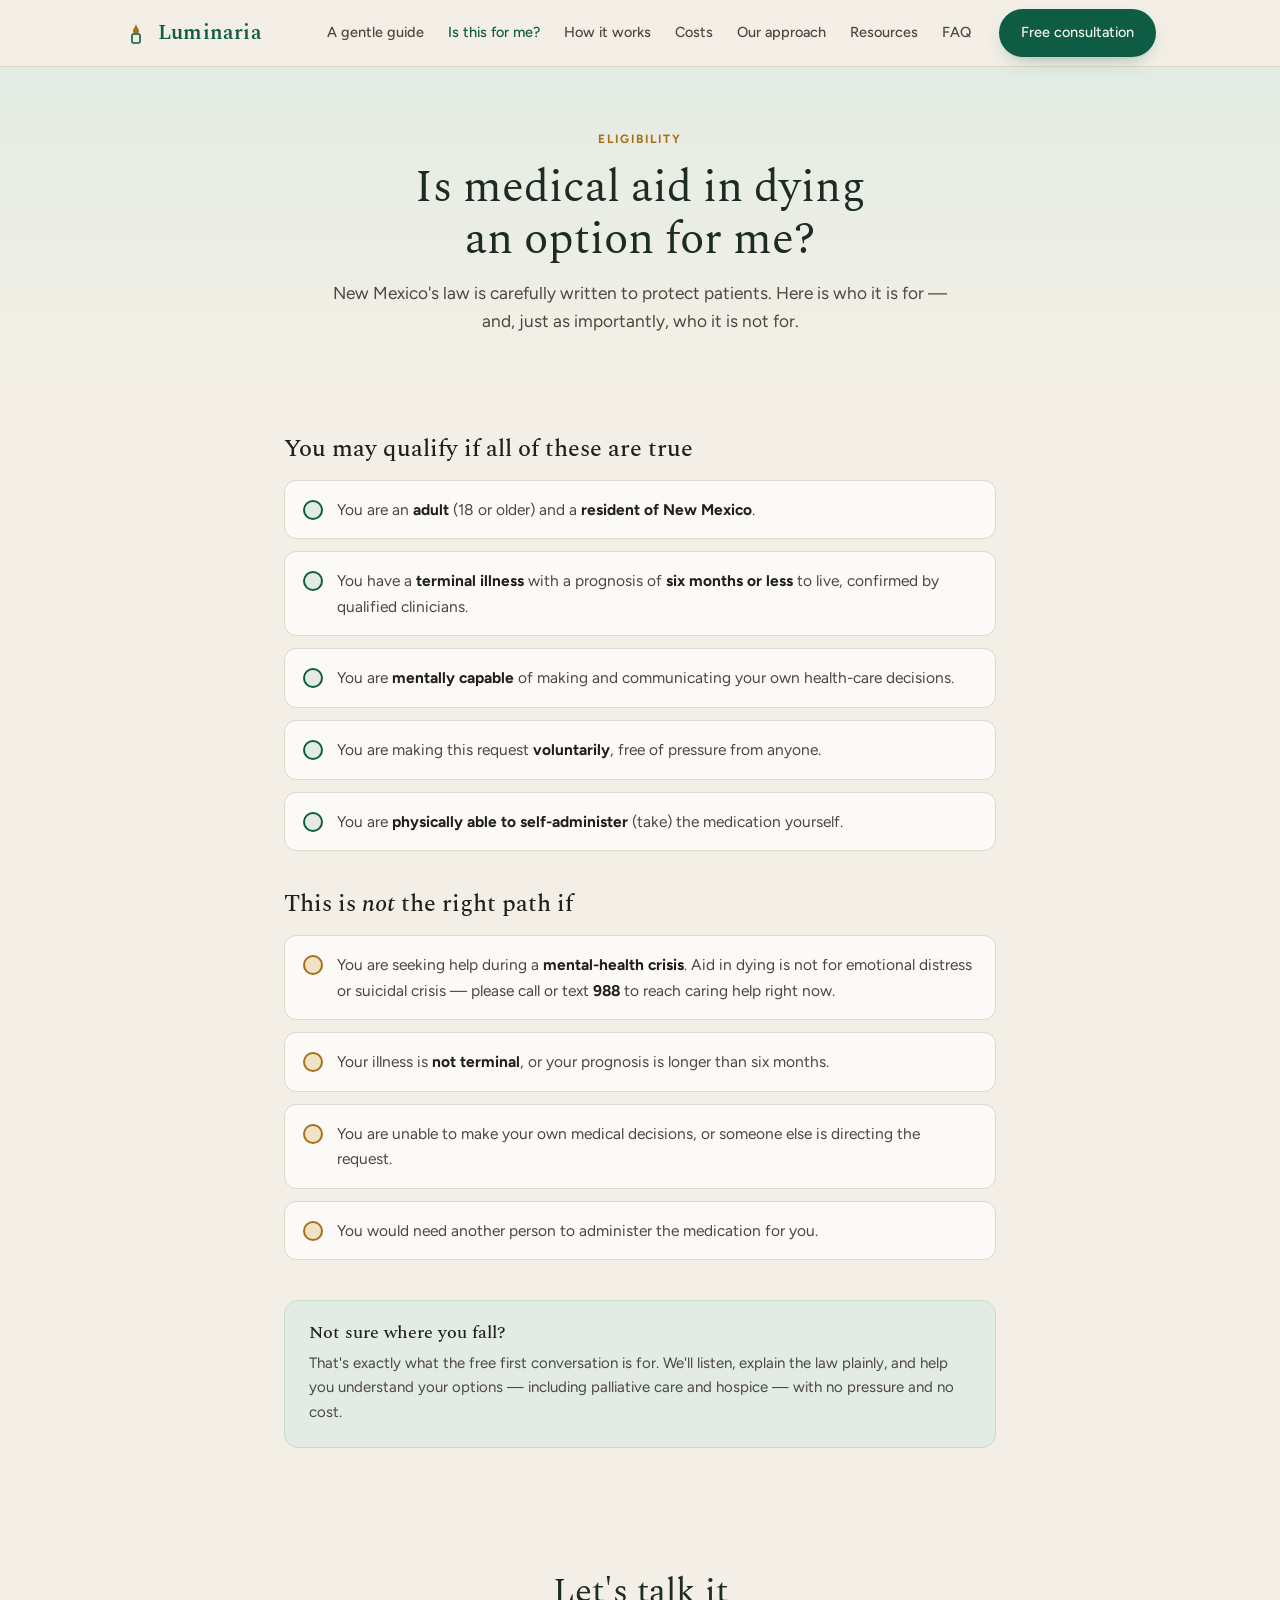
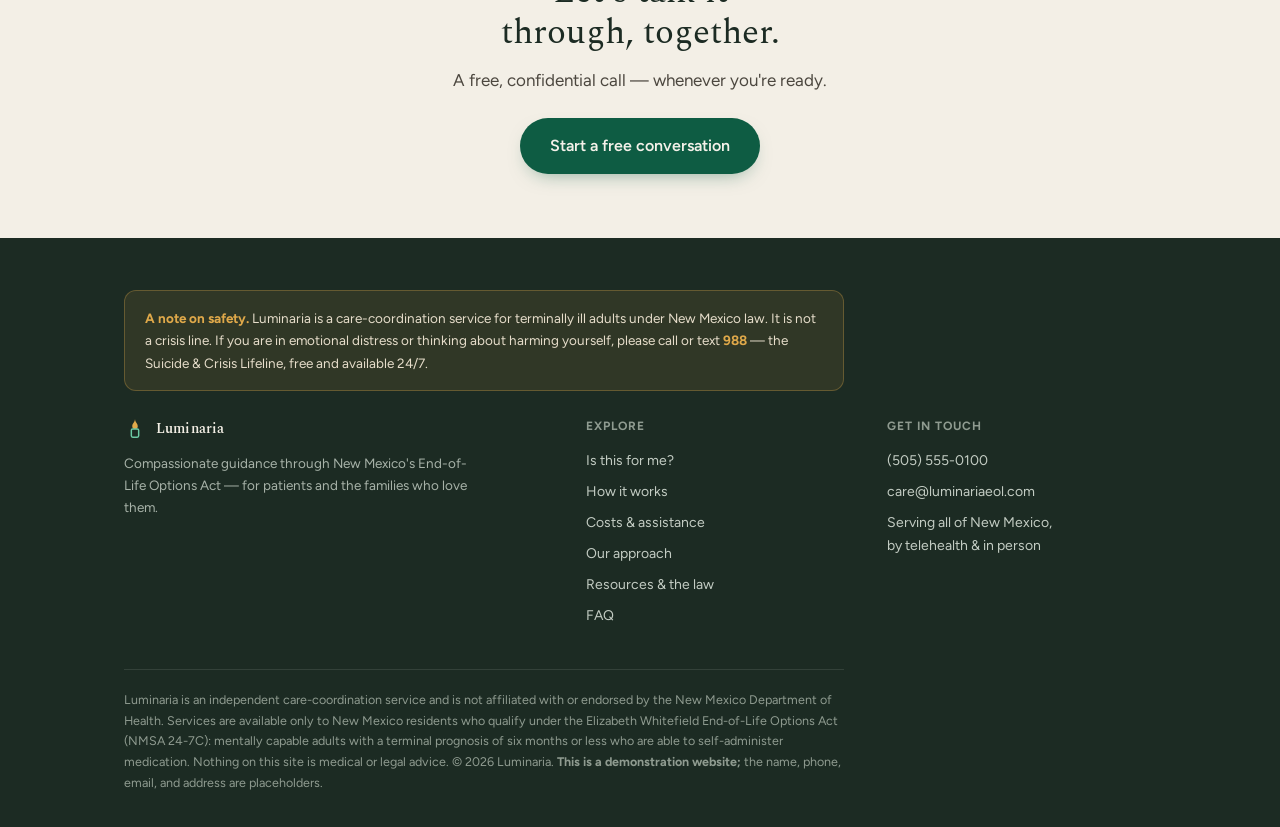
<file: is-this-for-me.html>
<!doctype html>
<html lang="en">
<head>
<meta charset="utf-8">
<meta name="viewport" content="width=device-width, initial-scale=1">
<title>Is this for me? — Luminaria</title>
<meta name="description" content="Who qualifies for medical aid in dying under New Mexico's End-of-Life Options Act, and who it is not for.">
<link rel="preconnect" href="https://fonts.googleapis.com">
<link rel="preconnect" href="https://fonts.gstatic.com" crossorigin>
<link rel="stylesheet" href="https://fonts.googleapis.com/css2?family=Spectral:ital,wght@0,300;0,400;0,500;0,600;1,400&family=Figtree:wght@400;500;600;700&display=swap">
<link rel="stylesheet" href="styles.css">
</head>
<body>

<header class="site-header"><div class="wrap">
  <a class="logo" href="index.html">
    <svg width="24" height="24" viewBox="0 0 24 24" aria-hidden="true"><path d="M12 2c0 4-3 5-3 8a3 3 0 006 0c0-3-3-4-3-8z" fill="#a96e18"/><rect x="8" y="13" width="8" height="9" rx="1.5" fill="none" stroke="#0e5c43" stroke-width="1.6"/></svg>
    Luminaria
  </a>
  <button class="menu-btn" aria-label="Open menu" onclick="document.getElementById('nav').classList.toggle('open')">☰</button>
  <nav class="nav" id="nav">
    <a href="guide.html">A gentle guide</a>
    <a href="is-this-for-me.html" aria-current="page">Is this for me?</a>
    <a href="how-it-works.html">How it works</a>
    <a href="costs.html">Costs</a>
    <a href="our-approach.html">Our approach</a>
    <a href="resources.html">Resources</a>
    <a href="faq.html">FAQ</a>
    <a class="btn" href="contact.html">Free consultation</a>
  </nav>
</div></header>

<main>
<section class="page-hero">
  <div class="wrap">
    <span class="eyebrow">Eligibility</span>
    <h1>Is medical aid in dying an option for me?</h1>
    <p>New Mexico's law is carefully written to protect patients. Here is who it is for — and, just as
      importantly, who it is not for.</p>
  </div>
</section>

<section class="section">
  <div class="narrow">
    <h2 style="font-size:1.5rem;margin-bottom:16px">You may qualify if all of these are true</h2>
    <ul class="check">
      <li>You are an <b>adult</b> (18 or older) and a <b>resident of New Mexico</b>.</li>
      <li>You have a <b>terminal illness</b> with a prognosis of <b>six months or less</b> to live, confirmed by qualified clinicians.</li>
      <li>You are <b>mentally capable</b> of making and communicating your own health-care decisions.</li>
      <li>You are making this request <b>voluntarily</b>, free of pressure from anyone.</li>
      <li>You are <b>physically able to self-administer</b> (take) the medication yourself.</li>
    </ul>

    <h2 style="font-size:1.5rem;margin:40px 0 16px">This is <em>not</em> the right path if</h2>
    <ul class="check">
      <li class="no">You are seeking help during a <b>mental-health crisis</b>. Aid in dying is not for emotional distress or suicidal crisis — please call or text <b>988</b> to reach caring help right now.</li>
      <li class="no">Your illness is <b>not terminal</b>, or your prognosis is longer than six months.</li>
      <li class="no">You are unable to make your own medical decisions, or someone else is directing the request.</li>
      <li class="no">You would need another person to administer the medication for you.</li>
    </ul>

    <div class="callout" style="margin:40px auto 0">
      <h3>Not sure where you fall?</h3>
      <p>That's exactly what the free first conversation is for. We'll listen, explain the law plainly, and help
        you understand your options — including palliative care and hospice — with no pressure and no cost.</p>
    </div>
  </div>
</section>

<section class="cta-band">
  <div class="wrap">
    <h2>Let's talk it through, together.</h2>
    <p>A free, confidential call — whenever you're ready.</p>
    <a class="btn lg" href="contact.html">Start a free conversation</a>
  </div>
</section>
</main>

<footer class="site-footer"><div class="wrap">
  <div class="safety"><b>A note on safety.</b> Luminaria is a care-coordination service for terminally ill adults
    under New Mexico law. It is not a crisis line. If you are in emotional distress or thinking about harming
    yourself, please call or text <b>988</b> — the Suicide &amp; Crisis Lifeline, free and available 24/7.</div>
  <div class="cols">
    <div>
      <a class="logo" href="index.html"><svg width="22" height="22" viewBox="0 0 24 24" aria-hidden="true"><path d="M12 2c0 4-3 5-3 8a3 3 0 006 0c0-3-3-4-3-8z" fill="#e0a94a"/><rect x="8" y="13" width="8" height="9" rx="1.5" fill="none" stroke="#6cc9a4" stroke-width="1.6"/></svg> Luminaria</a>
      <p>Compassionate guidance through New Mexico's End-of-Life Options Act — for patients and the families who love them.</p>
    </div>
    <div><h5>Explore</h5><ul>
      <li><a href="is-this-for-me.html">Is this for me?</a></li>
      <li><a href="how-it-works.html">How it works</a></li>
      <li><a href="costs.html">Costs &amp; assistance</a></li>
      <li><a href="our-approach.html">Our approach</a></li>
      <li><a href="resources.html">Resources &amp; the law</a></li>
      <li><a href="faq.html">FAQ</a></li>
    </ul></div>
    <div><h5>Get in touch</h5><ul>
      <li><a href="tel:+15055550100">(505) 555-0100</a></li>
      <li><a href="mailto:care@luminariaeol.com">care@luminariaeol.com</a></li>
      <li>Serving all of New Mexico,<br>by telehealth &amp; in person</li>
    </ul></div>
  </div>
  <div class="legal">Luminaria is an independent care-coordination service and is not affiliated with or endorsed
    by the New Mexico Department of Health. Services are available only to New Mexico residents who qualify under
    the Elizabeth Whitefield End-of-Life Options Act (NMSA 24-7C): mentally capable adults with a terminal
    prognosis of six months or less who are able to self-administer medication. Nothing on this site is medical
    or legal advice. © 2026 Luminaria. <b>This is a demonstration website;</b> the name, phone, email, and
    address are placeholders.</div>
</div></footer>

</body>
</html>
</file>
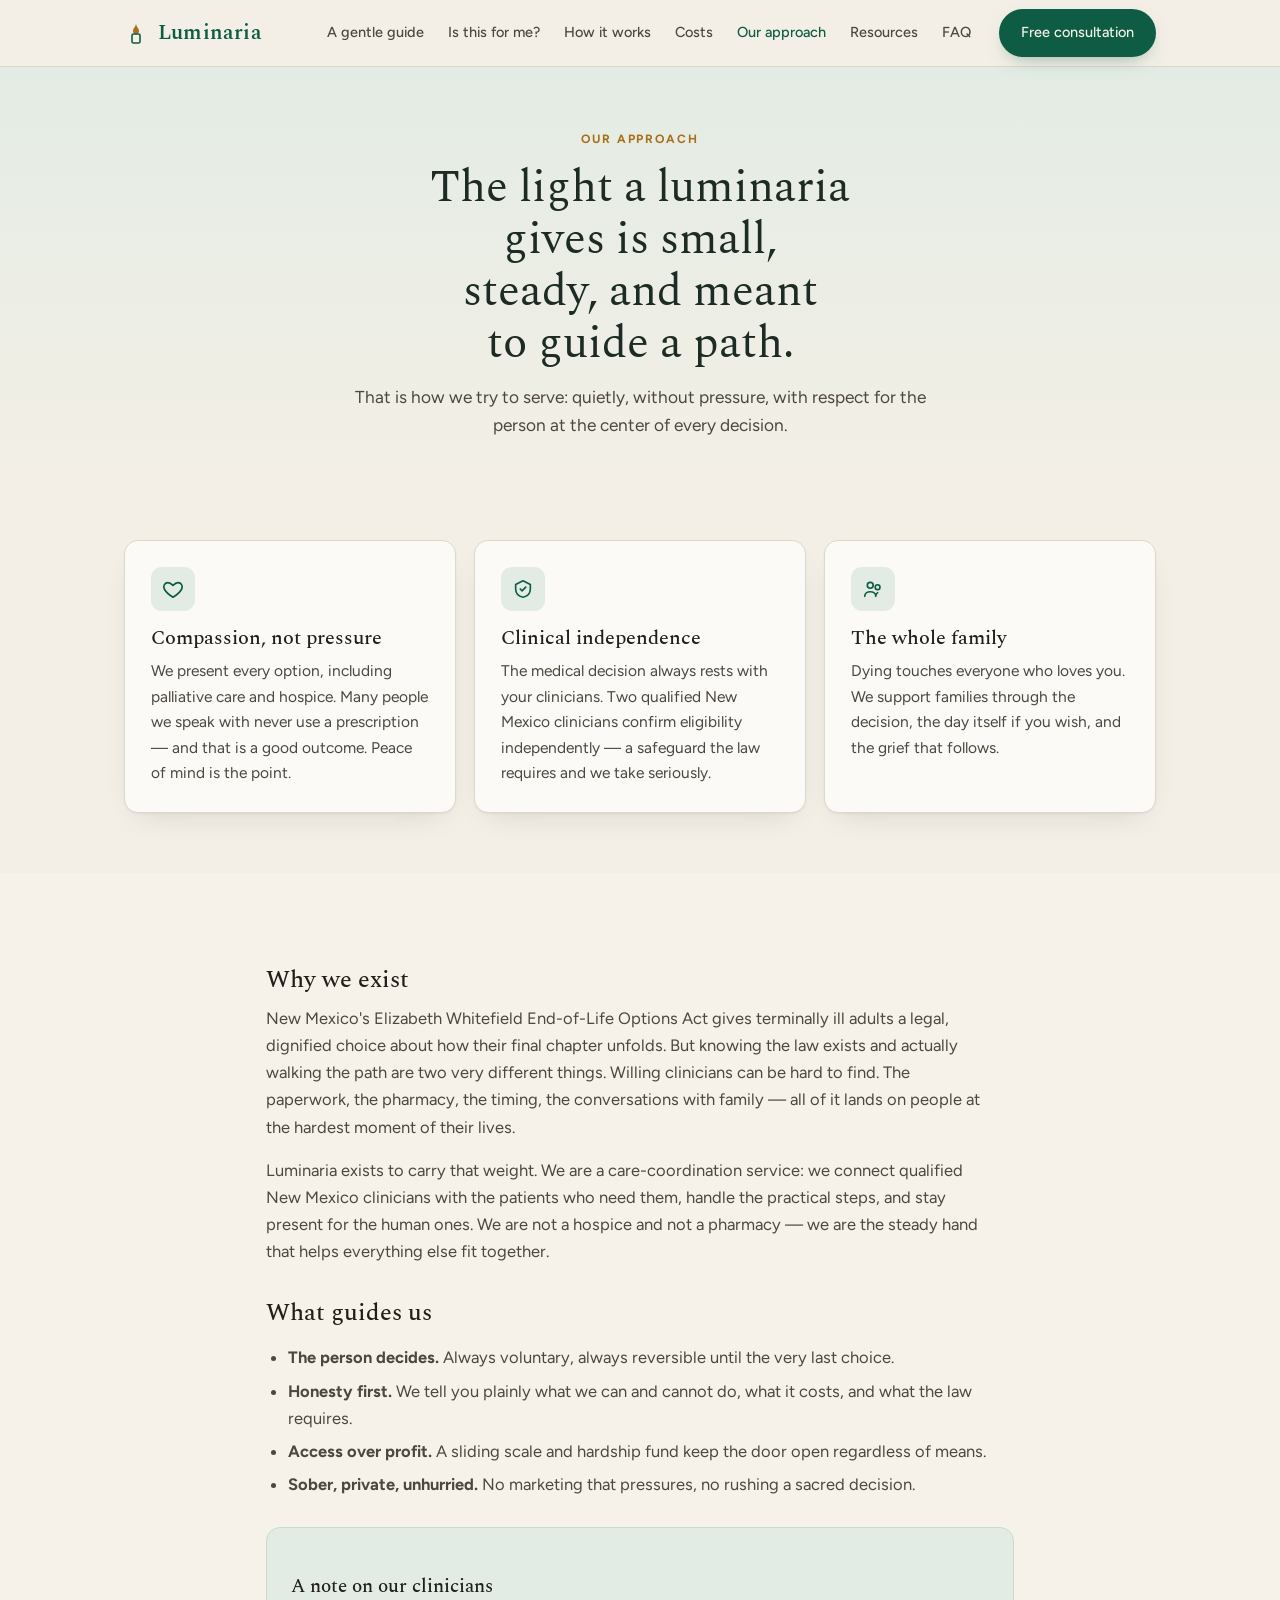
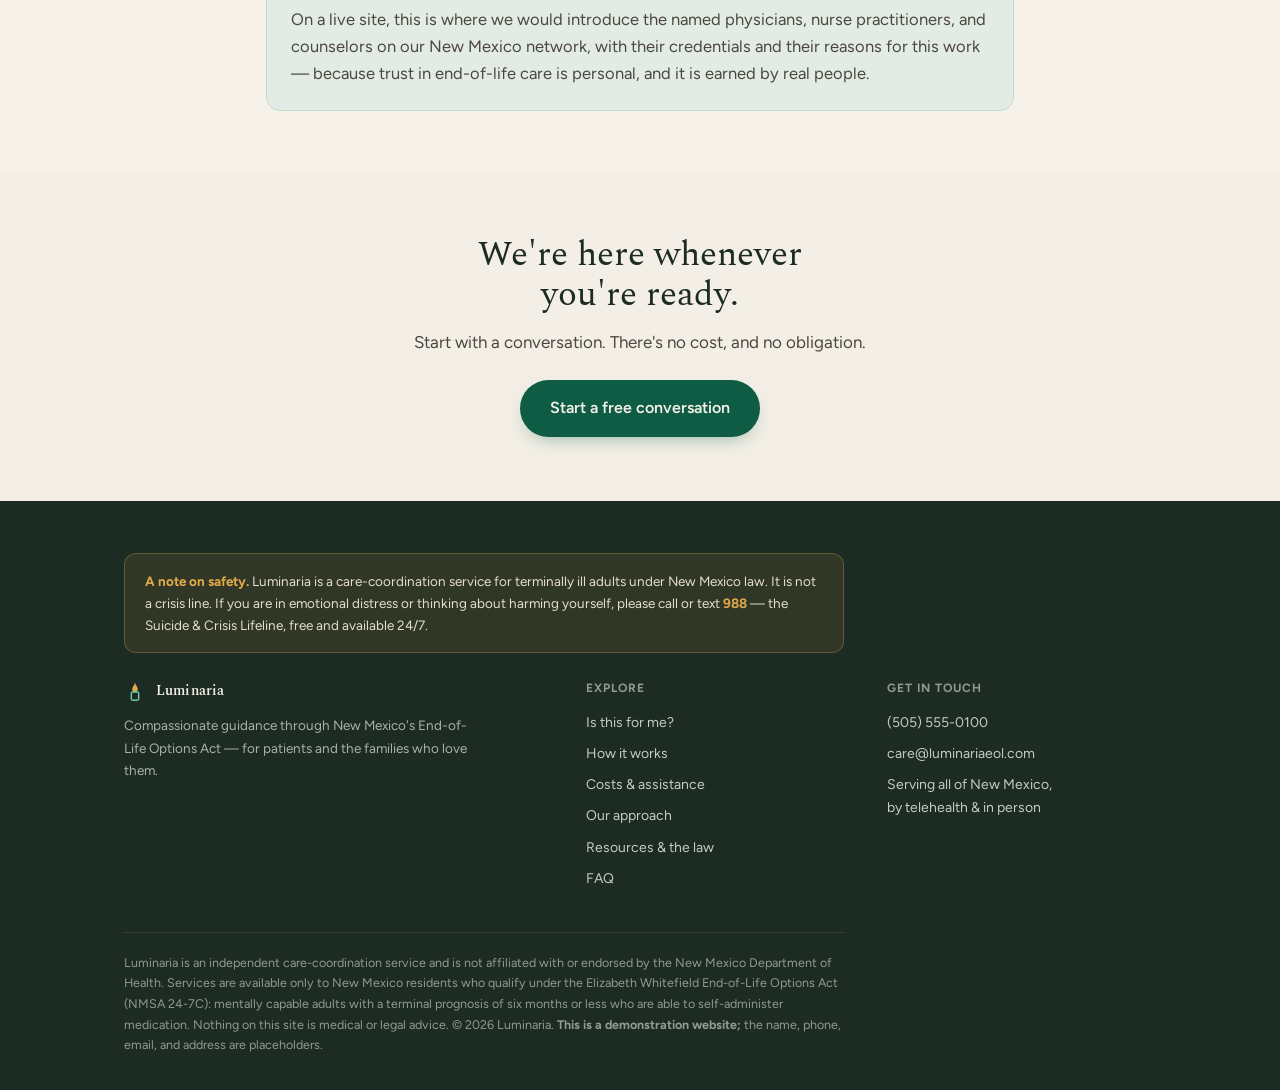
<file: our-approach.html>
<!doctype html>
<html lang="en">
<head>
<meta charset="utf-8">
<meta name="viewport" content="width=device-width, initial-scale=1">
<title>Our approach — Luminaria</title>
<meta name="description" content="Luminaria's values: compassion without pressure, clinical independence, and support for the whole family through New Mexico's End-of-Life Options Act.">
<link rel="preconnect" href="https://fonts.googleapis.com">
<link rel="preconnect" href="https://fonts.gstatic.com" crossorigin>
<link rel="stylesheet" href="https://fonts.googleapis.com/css2?family=Spectral:ital,wght@0,300;0,400;0,500;0,600;1,400&family=Figtree:wght@400;500;600;700&display=swap">
<link rel="stylesheet" href="styles.css">
</head>
<body>

<header class="site-header"><div class="wrap">
  <a class="logo" href="index.html">
    <svg width="24" height="24" viewBox="0 0 24 24" aria-hidden="true"><path d="M12 2c0 4-3 5-3 8a3 3 0 006 0c0-3-3-4-3-8z" fill="#a96e18"/><rect x="8" y="13" width="8" height="9" rx="1.5" fill="none" stroke="#0e5c43" stroke-width="1.6"/></svg>
    Luminaria
  </a>
  <button class="menu-btn" aria-label="Open menu" onclick="document.getElementById('nav').classList.toggle('open')">☰</button>
  <nav class="nav" id="nav">
    <a href="guide.html">A gentle guide</a>
    <a href="is-this-for-me.html">Is this for me?</a>
    <a href="how-it-works.html">How it works</a>
    <a href="costs.html">Costs</a>
    <a href="our-approach.html" aria-current="page">Our approach</a>
    <a href="resources.html">Resources</a>
    <a href="faq.html">FAQ</a>
    <a class="btn" href="contact.html">Free consultation</a>
  </nav>
</div></header>

<main>
<section class="page-hero">
  <div class="wrap">
    <span class="eyebrow">Our approach</span>
    <h1>The light a luminaria gives is small, steady, and meant to guide a path.</h1>
    <p>That is how we try to serve: quietly, without pressure, with respect for the person at the center of every
      decision.</p>
  </div>
</section>

<section class="section">
  <div class="wrap">
    <div class="cards">
      <div class="card">
        <div class="ic"><svg viewBox="0 0 24 24" fill="none" stroke="currentColor" stroke-width="1.8"><path d="M12 21s-7-4.3-9.5-9C1 8.5 3 5 6.5 5 9 5 12 8 12 8s3-3 5.5-3C21 5 23 8.5 21.5 12 19 16.7 12 21 12 21z" stroke-linejoin="round"/></svg></div>
        <h3>Compassion, not pressure</h3>
        <p>We present every option, including palliative care and hospice. Many people we speak with never use a
          prescription — and that is a good outcome. Peace of mind is the point.</p>
      </div>
      <div class="card">
        <div class="ic"><svg viewBox="0 0 24 24" fill="none" stroke="currentColor" stroke-width="1.8"><path d="M12 3l8 4v5c0 5-3.5 8-8 9-4.5-1-8-4-8-9V7z" stroke-linejoin="round"/><path d="M9 12l2 2 4-4" stroke-linecap="round" stroke-linejoin="round"/></svg></div>
        <h3>Clinical independence</h3>
        <p>The medical decision always rests with your clinicians. Two qualified New Mexico clinicians confirm
          eligibility independently — a safeguard the law requires and we take seriously.</p>
      </div>
      <div class="card">
        <div class="ic"><svg viewBox="0 0 24 24" fill="none" stroke="currentColor" stroke-width="1.8"><circle cx="9" cy="8" r="3.2"/><circle cx="17" cy="10" r="2.6"/><path d="M3 20c0-3 2.7-5 6-5s6 2 6 5M15 20c0-2 .8-3.4 2-4" stroke-linecap="round"/></svg></div>
        <h3>The whole family</h3>
        <p>Dying touches everyone who loves you. We support families through the decision, the day itself if you
          wish, and the grief that follows.</p>
      </div>
    </div>
  </div>
</section>

<section class="section tint">
  <div class="prose">
    <h2>Why we exist</h2>
    <p>New Mexico's Elizabeth Whitefield End-of-Life Options Act gives terminally ill adults a legal, dignified
      choice about how their final chapter unfolds. But knowing the law exists and actually walking the path are
      two very different things. Willing clinicians can be hard to find. The paperwork, the pharmacy, the timing,
      the conversations with family — all of it lands on people at the hardest moment of their lives.</p>
    <p>Luminaria exists to carry that weight. We are a care-coordination service: we connect qualified New Mexico
      clinicians with the patients who need them, handle the practical steps, and stay present for the human ones.
      We are not a hospice and not a pharmacy — we are the steady hand that helps everything else fit together.</p>
    <h2>What guides us</h2>
    <ul>
      <li><b>The person decides.</b> Always voluntary, always reversible until the very last choice.</li>
      <li><b>Honesty first.</b> We tell you plainly what we can and cannot do, what it costs, and what the law requires.</li>
      <li><b>Access over profit.</b> A sliding scale and hardship fund keep the door open regardless of means.</li>
      <li><b>Sober, private, unhurried.</b> No marketing that pressures, no rushing a sacred decision.</li>
    </ul>
    <div class="callout" style="margin:28px 0 0">
      <h3>A note on our clinicians</h3>
      <p>On a live site, this is where we would introduce the named physicians, nurse practitioners, and
        counselors on our New Mexico network, with their credentials and their reasons for this work — because
        trust in end-of-life care is personal, and it is earned by real people.</p>
    </div>
  </div>
</section>

<section class="cta-band">
  <div class="wrap">
    <h2>We're here whenever you're ready.</h2>
    <p>Start with a conversation. There's no cost, and no obligation.</p>
    <a class="btn lg" href="contact.html">Start a free conversation</a>
  </div>
</section>
</main>

<footer class="site-footer"><div class="wrap">
  <div class="safety"><b>A note on safety.</b> Luminaria is a care-coordination service for terminally ill adults
    under New Mexico law. It is not a crisis line. If you are in emotional distress or thinking about harming
    yourself, please call or text <b>988</b> — the Suicide &amp; Crisis Lifeline, free and available 24/7.</div>
  <div class="cols">
    <div>
      <a class="logo" href="index.html"><svg width="22" height="22" viewBox="0 0 24 24" aria-hidden="true"><path d="M12 2c0 4-3 5-3 8a3 3 0 006 0c0-3-3-4-3-8z" fill="#e0a94a"/><rect x="8" y="13" width="8" height="9" rx="1.5" fill="none" stroke="#6cc9a4" stroke-width="1.6"/></svg> Luminaria</a>
      <p>Compassionate guidance through New Mexico's End-of-Life Options Act — for patients and the families who love them.</p>
    </div>
    <div><h5>Explore</h5><ul>
      <li><a href="is-this-for-me.html">Is this for me?</a></li>
      <li><a href="how-it-works.html">How it works</a></li>
      <li><a href="costs.html">Costs &amp; assistance</a></li>
      <li><a href="our-approach.html">Our approach</a></li>
      <li><a href="resources.html">Resources &amp; the law</a></li>
      <li><a href="faq.html">FAQ</a></li>
    </ul></div>
    <div><h5>Get in touch</h5><ul>
      <li><a href="tel:+15055550100">(505) 555-0100</a></li>
      <li><a href="mailto:care@luminariaeol.com">care@luminariaeol.com</a></li>
      <li>Serving all of New Mexico,<br>by telehealth &amp; in person</li>
    </ul></div>
  </div>
  <div class="legal">Luminaria is an independent care-coordination service and is not affiliated with or endorsed
    by the New Mexico Department of Health. Services are available only to New Mexico residents who qualify under
    the Elizabeth Whitefield End-of-Life Options Act (NMSA 24-7C): mentally capable adults with a terminal
    prognosis of six months or less who are able to self-administer medication. Nothing on this site is medical
    or legal advice. © 2026 Luminaria. <b>This is a demonstration website;</b> the name, phone, email, and
    address are placeholders.</div>
</div></footer>

</body>
</html>
</file>
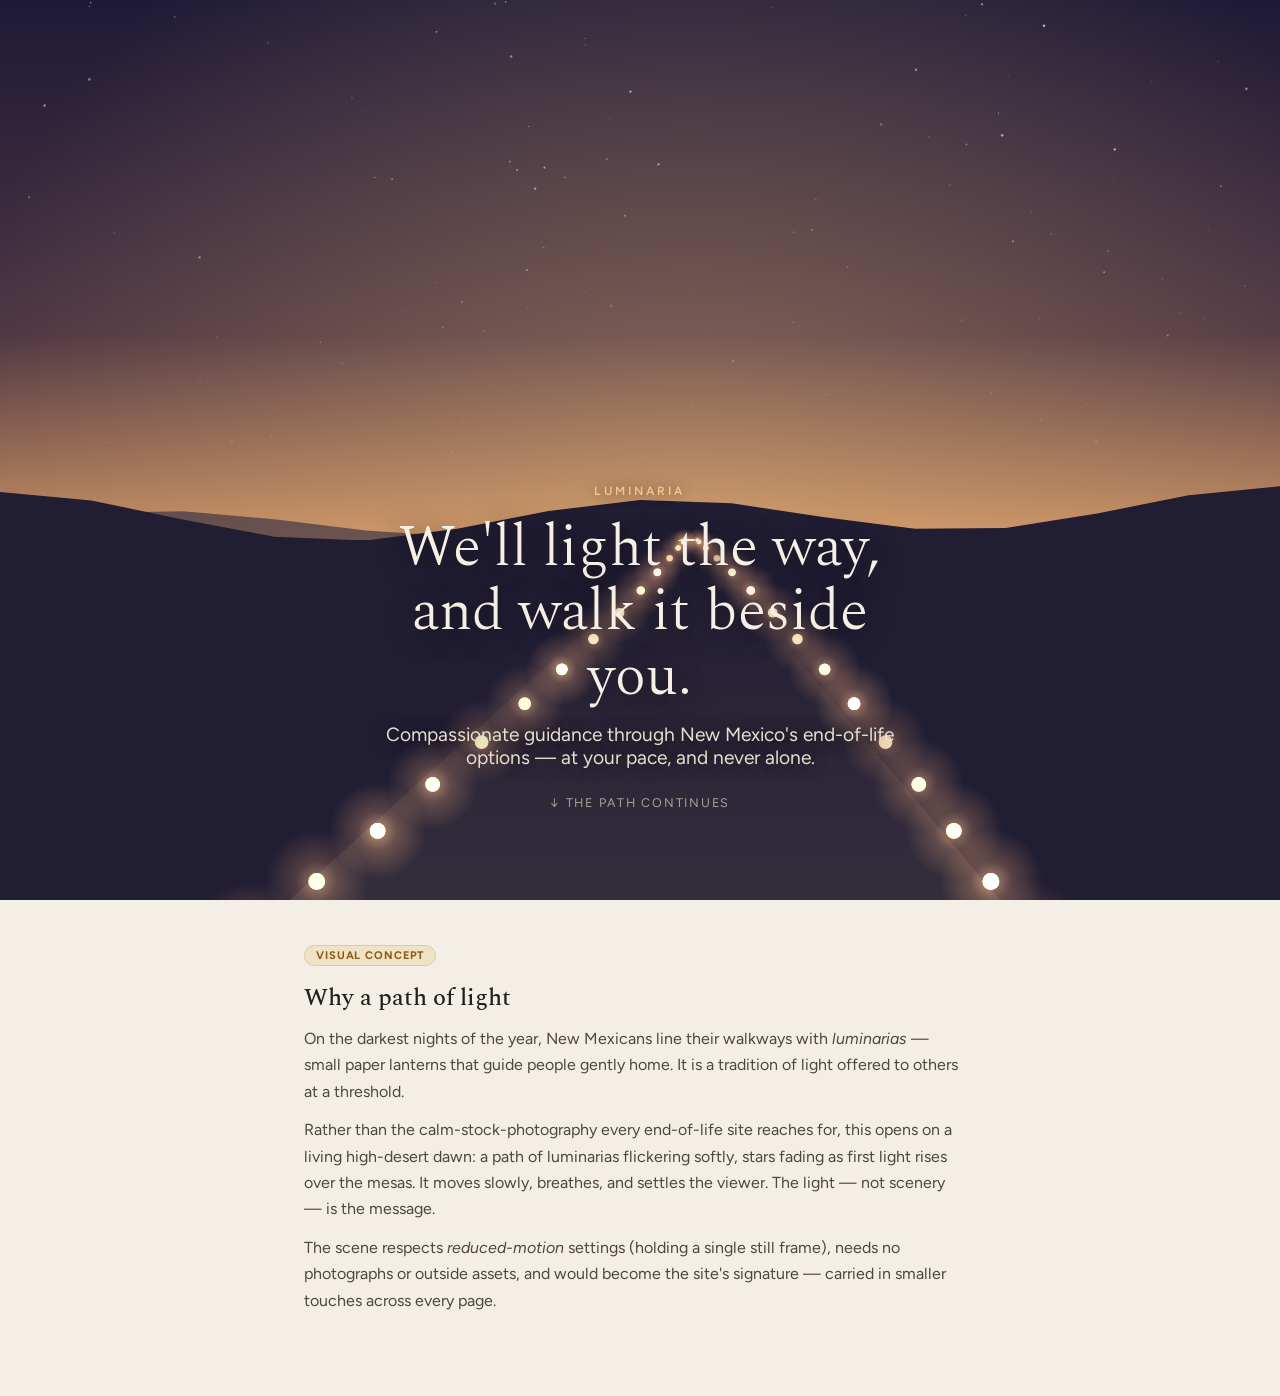
<file: path-of-light.html>
<!doctype html>
<html lang="en">
<head>
<meta charset="utf-8">
<meta name="viewport" content="width=device-width, initial-scale=1">
<title>A Path of Light — Luminaria</title>
<meta name="description" content="A living, generative New Mexico dawn — a path of luminarias guiding the way. A visual concept for the Luminaria site.">
<link rel="preconnect" href="https://fonts.googleapis.com">
<link rel="preconnect" href="https://fonts.gstatic.com" crossorigin>
<link rel="stylesheet" href="https://fonts.googleapis.com/css2?family=Spectral:ital,wght@0,300;0,400;0,500&family=Figtree:wght@400;500;600&display=swap">
<style>
  :root{--ink:#f3ece0;--muted:#c9bfae;--serif:"Spectral",Georgia,serif;--sans:"Figtree",-apple-system,sans-serif}
  *{box-sizing:border-box}
  html,body{margin:0;height:100%}
  body{background:#181428;color:var(--ink);font-family:var(--sans);overflow-x:hidden}
  .stage{position:relative;width:100%;height:100svh;min-height:560px;overflow:hidden}
  canvas{position:absolute;inset:0;width:100%;height:100%;display:block}
  .overlay{position:absolute;inset:0;display:flex;flex-direction:column;align-items:center;justify-content:flex-end;
    text-align:center;padding:0 24px 10vh;pointer-events:none}
  .eyebrow{text-transform:uppercase;letter-spacing:.26em;font-size:12px;font-weight:600;color:#f0c98a;
    text-shadow:0 1px 12px rgba(0,0,0,.5);margin-bottom:18px}
  .overlay h1{font-family:var(--serif);font-weight:300;font-size:clamp(2rem,5.4vw,3.6rem);line-height:1.12;
    margin:0 0 14px;max-width:18ch;text-shadow:0 2px 26px rgba(0,0,0,.55);color:#f6efe3}
  .overlay p{max-width:44ch;margin:0 0 26px;font-size:clamp(1rem,2.1vw,1.2rem);color:#e7dfd0;
    text-shadow:0 1px 16px rgba(0,0,0,.6)}
  .overlay .cue{font-size:12.5px;letter-spacing:.14em;text-transform:uppercase;color:#c9bfae;opacity:.8;
    animation:breathe 4s ease-in-out infinite}
  @keyframes breathe{0%,100%{opacity:.45}50%{opacity:.9}}
  @media(prefers-reduced-motion:reduce){.cue{animation:none}}
  /* concept note below the fold */
  .note{max-width:720px;margin:0 auto;padding:44px 24px 70px;color:#3a372f}
  .note-wrap{background:#f3efe6}
  .note h2{font-family:var(--serif);font-weight:500;font-size:1.5rem;color:#211f1a;margin:0 0 10px}
  .note p{color:#4c473f;font-size:16px;line-height:1.65;margin:0 0 12px;max-width:66ch}
  .note .tag{display:inline-block;font-size:11px;font-weight:700;letter-spacing:.08em;text-transform:uppercase;
    color:#8a5912;background:#f0e2c6;border:1px solid #e3c99a;border-radius:20px;padding:3px 11px;margin-bottom:14px}
</style>
</head>
<body>
<div class="stage">
  <canvas id="c" aria-hidden="true"></canvas>
  <div class="overlay">
    <span class="eyebrow">Luminaria</span>
    <h1>We'll light the way, and walk it beside you.</h1>
    <p>Compassionate guidance through New Mexico's end-of-life options — at your pace, and never alone.</p>
    <span class="cue">↓ the path continues</span>
  </div>
</div>

<div class="note-wrap"><div class="note">
  <span class="tag">Visual concept</span>
  <h2>Why a path of light</h2>
  <p>On the darkest nights of the year, New Mexicans line their walkways with <em>luminarias</em> — small paper
    lanterns that guide people gently home. It is a tradition of light offered to others at a threshold.</p>
  <p>Rather than the calm-stock-photography every end-of-life site reaches for, this opens on a living high-desert
    dawn: a path of luminarias flickering softly, stars fading as first light rises over the mesas. It moves
    slowly, breathes, and settles the viewer. The light — not scenery — is the message.</p>
  <p>The scene respects <em>reduced-motion</em> settings (holding a single still frame), needs no photographs or
    outside assets, and would become the site's signature — carried in smaller touches across every page.</p>
</div></div>

<script>
(function(){
  var canvas=document.getElementById('c'), ctx=canvas.getContext('2d');
  var reduce=matchMedia('(prefers-reduced-motion:reduce)').matches;
  var W=0,H=0,DPR=1;
  function resize(){
    DPR=Math.min(window.devicePixelRatio||1,2);
    var r=canvas.getBoundingClientRect();
    W=r.width; H=r.height;
    canvas.width=Math.round(W*DPR); canvas.height=Math.round(H*DPR);
    ctx.setTransform(DPR,0,0,DPR,0,0);
    build();
  }

  // scene elements
  var stars=[], motes=[], lums=[], mesas=[];
  function rand(a,b){return a+Math.random()*(b-a);}

  function build(){
    var horizon=H*0.60;
    // stars in upper sky
    stars=[];
    var n=Math.round(W*H/9000);
    for(var i=0;i<n;i++){
      var y=rand(0,horizon*0.92);
      stars.push({x:rand(0,W),y:y,r:rand(0.4,1.3),ph:rand(0,6.28),
        depth:1-(y/horizon)});
    }
    // mesa silhouettes (2 layers)
    mesas=[
      makeMesa(horizon+6, 26, '#2b2740', 0.6),
      makeMesa(horizon+2, 40, '#211d33', 1.0)
    ];
    // luminarias along a gently curving path
    lums=[];
    var pairs=15;
    for(var k=0;k<pairs;k++){
      var t=k/(pairs-1);                 // 0 near .. 1 far
      var p=pathAt(t,horizon);
      lums.push(makeLum(p.cx - p.hw, p.y, t, k*1.7));
      lums.push(makeLum(p.cx + p.hw, p.y, t, k*1.7+0.9));
    }
    // rising light motes
    motes=[];
    for(var m=0;m<10;m++) motes.push(newMote(horizon));
  }
  function makeMesa(baseY,amp,color,alpha){
    var pts=[],steps=10;
    for(var i=0;i<=steps;i++){pts.push(rand(0,1));}
    return {baseY:baseY,amp:amp,color:color,alpha:alpha,seed:rand(0,10)};
  }
  function pathAt(t,horizon){
    // perspective: near the bottom is wide, converges to a point near horizon
    var baseY=H*1.04;
    var y=horizon + (baseY-horizon)*(1-t)*(1-t);   // compress toward horizon
    var vanish=W*0.5 + W*0.04;
    var nearC=W*0.5;
    var cx=vanish + (nearC-vanish)*(1-t) + Math.sin(t*2.4)*W*0.05*(1-t);
    var hw=(W*0.30)*(1-t)*(1-t) + 6;               // half-width of path
    return {cx:cx,y:y,hw:hw};
  }
  function makeLum(x,y,t,phase){
    return {x:x,y:y,t:t,phase:phase,base:0.72+0.2*(1-t),
      size:(3.2+13*(1-t))};
  }
  function newMote(horizon){
    return {x:rand(W*0.3,W*0.7),y:rand(horizon*0.7,H),
      vy:rand(4,11),drift:rand(-6,6),ph:rand(0,6.28),life:0,max:rand(6,12),
      r:rand(0.8,1.8)};
  }

  function drawSky(dawn){
    // dawn: 0 deeper pre-dawn .. 1 warmer
    var horizon=H*0.60;
    var g=ctx.createLinearGradient(0,0,0,horizon);
    var top=mix([30,26,54],[46,34,58],dawn);
    var midc=mix([74,52,66],[120,74,84],dawn);
    var hor=mix([196,140,96],[234,178,120],dawn);
    g.addColorStop(0,rgb(top));
    g.addColorStop(0.62,rgb(midc));
    g.addColorStop(1,rgb(hor));
    ctx.fillStyle=g; ctx.fillRect(0,0,W,horizon+2);
    // warm horizon glow
    var gg=ctx.createRadialGradient(W*0.54,horizon,4,W*0.54,horizon,W*0.6);
    gg.addColorStop(0,'rgba(244,196,132,'+(0.34+0.16*dawn)+')');
    gg.addColorStop(1,'rgba(244,196,132,0)');
    ctx.fillStyle=gg; ctx.fillRect(0,0,W,horizon+40);
    // ground
    var gr=ctx.createLinearGradient(0,horizon,0,H);
    gr.addColorStop(0,rgb(mix([40,36,44],[58,46,44],dawn)));
    gr.addColorStop(1,'#14111f');
    ctx.fillStyle=gr; ctx.fillRect(0,horizon,W,H-horizon);
  }
  function drawStars(dawn,tm){
    var a=Math.max(0,1-dawn*1.15);
    for(var i=0;i<stars.length;i++){var s=stars[i];
      var tw=0.6+0.4*Math.sin(tm*1.4+s.ph);
      ctx.globalAlpha=a*tw*s.depth*0.9;
      ctx.fillStyle='#fff';
      ctx.beginPath();ctx.arc(s.x,s.y,s.r,0,6.2832);ctx.fill();
    }
    ctx.globalAlpha=1;
  }
  function drawMesas(){
    var horizon=H*0.60;
    for(var m=0;m<mesas.length;m++){var M=mesas[m];
      ctx.globalAlpha=M.alpha; ctx.fillStyle=M.color;
      ctx.beginPath(); ctx.moveTo(0,H);
      var steps=14;
      for(var i=0;i<=steps;i++){
        var x=W*i/steps;
        var yy=M.baseY - (Math.sin(i*0.9+M.seed)*0.5+0.5)*M.amp
                       - (Math.sin(i*0.37+M.seed*2)*0.5+0.5)*M.amp*0.4;
        ctx.lineTo(x,yy);
      }
      ctx.lineTo(W,H); ctx.closePath(); ctx.fill();
    }
    ctx.globalAlpha=1;
  }
  function drawPathGround(){
    // faint warm path between the luminaria rows
    var horizon=H*0.60;
    var near=pathAt(0,horizon), far=pathAt(1,horizon);
    var g=ctx.createLinearGradient(0,near.y,0,far.y);
    g.addColorStop(0,'rgba(233,196,140,0.10)');
    g.addColorStop(1,'rgba(233,196,140,0)');
    ctx.fillStyle=g;
    ctx.beginPath();
    ctx.moveTo(near.cx-near.hw,near.y);
    ctx.lineTo(near.cx+near.hw,near.y);
    ctx.lineTo(far.cx+far.hw,far.y);
    ctx.lineTo(far.cx-far.hw,far.y);
    ctx.closePath(); ctx.fill();
  }
  function drawLum(L,tm){
    var fl=L.base + 0.16*Math.sin(tm*2.3+L.phase) + 0.08*Math.sin(tm*5.7+L.phase*1.7);
    fl=Math.max(0.4,fl);
    var glowR=L.size*3.4;
    ctx.globalCompositeOperation='lighter';
    var g=ctx.createRadialGradient(L.x,L.y,0,L.x,L.y,glowR);
    g.addColorStop(0,'rgba(255,196,120,'+(0.55*fl)+')');
    g.addColorStop(0.4,'rgba(247,168,86,'+(0.22*fl)+')');
    g.addColorStop(1,'rgba(247,168,86,0)');
    ctx.fillStyle=g; ctx.beginPath(); ctx.arc(L.x,L.y,glowR,0,6.2832); ctx.fill();
    // warm core
    ctx.fillStyle='rgba(255,226,170,'+(0.9*fl)+')';
    ctx.beginPath(); ctx.arc(L.x,L.y,L.size*0.55,0,6.2832); ctx.fill();
    ctx.globalCompositeOperation='source-over';
  }
  function drawMotes(dt,tm){
    ctx.globalCompositeOperation='lighter';
    for(var i=0;i<motes.length;i++){var p=motes[i];
      p.life+=dt; p.y-=p.vy*dt; p.x+=Math.sin(tm+p.ph)*p.drift*dt*0.1;
      var lifeA=Math.sin(Math.min(1,p.life/p.max)*Math.PI); // fade in/out
      ctx.fillStyle='rgba(255,205,140,'+(0.5*lifeA)+')';
      ctx.beginPath(); ctx.arc(p.x,p.y,p.r,0,6.2832); ctx.fill();
      if(p.life>=p.max||p.y<H*0.42){ motes[i]=newMote(H*0.60); }
    }
    ctx.globalCompositeOperation='source-over';
  }

  // helpers
  function mix(a,b,t){return [a[0]+(b[0]-a[0])*t,a[1]+(b[1]-a[1])*t,a[2]+(b[2]-a[2])*t];}
  function rgb(c){return 'rgb('+(c[0]|0)+','+(c[1]|0)+','+(c[2]|0)+')';}

  function frame(dawn,tm,dt){
    drawSky(dawn);
    drawStars(dawn,tm);
    drawMesas();
    drawPathGround();
    // draw far luminarias first (painter's), they're ordered near->far in array so reverse
    for(var i=lums.length-1;i>=0;i--) drawLum(lums[i],tm);
    if(dt>0) drawMotes(dt,tm);
  }

  var last=0, running=true;
  function loop(ts){
    if(!running){return;}
    var t=ts/1000; var dt=last?Math.min(0.05,t-last):0; last=t;
    var dawn=0.5+0.5*Math.sin(t*0.05 - 1.2);   // slow breathing dawn
    frame(dawn,t,dt);
    requestAnimationFrame(loop);
  }

  window.addEventListener('resize',resize);
  document.addEventListener('visibilitychange',function(){
    running=!document.hidden; if(running && !reduce){last=0;requestAnimationFrame(loop);}
  });
  resize();
  if(reduce){ frame(0.72,2.0,0); }   // one warm still frame
  else { requestAnimationFrame(loop); }
})();
</script>
</body>
</html>
</file>
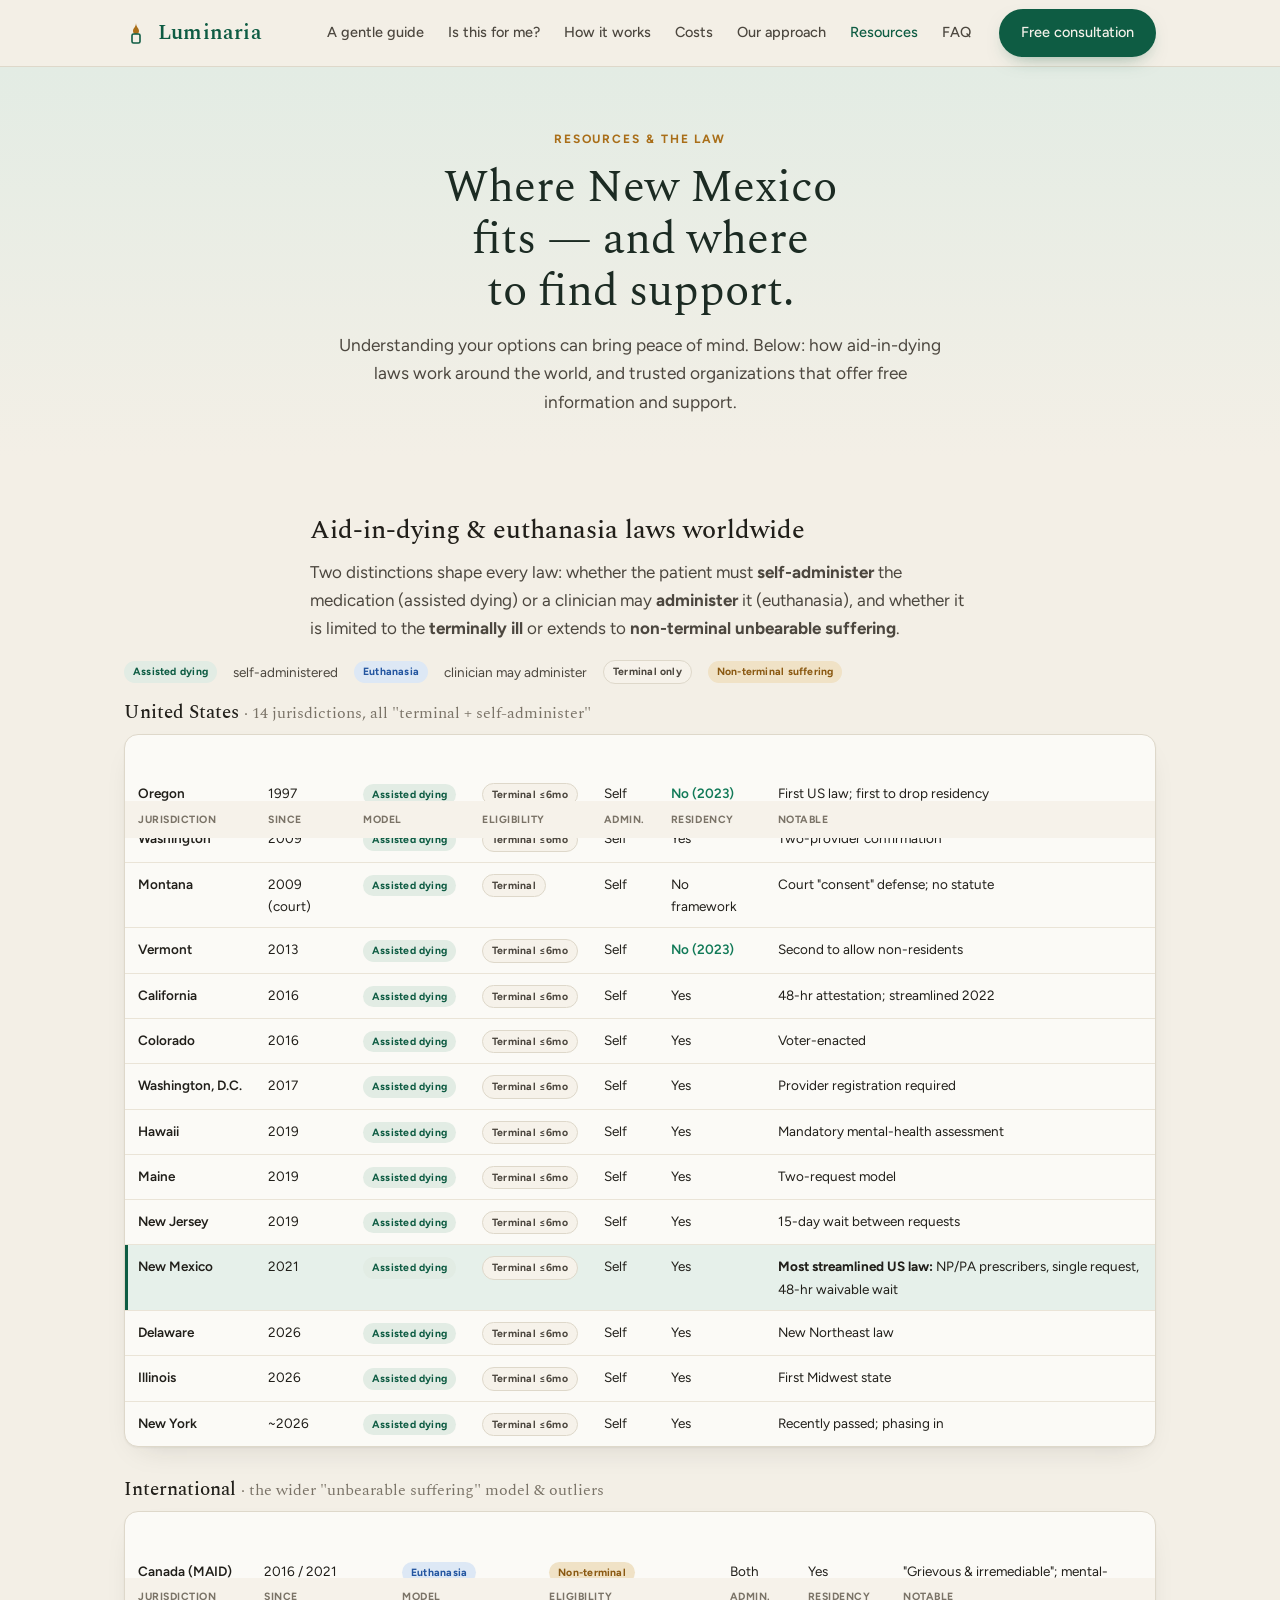
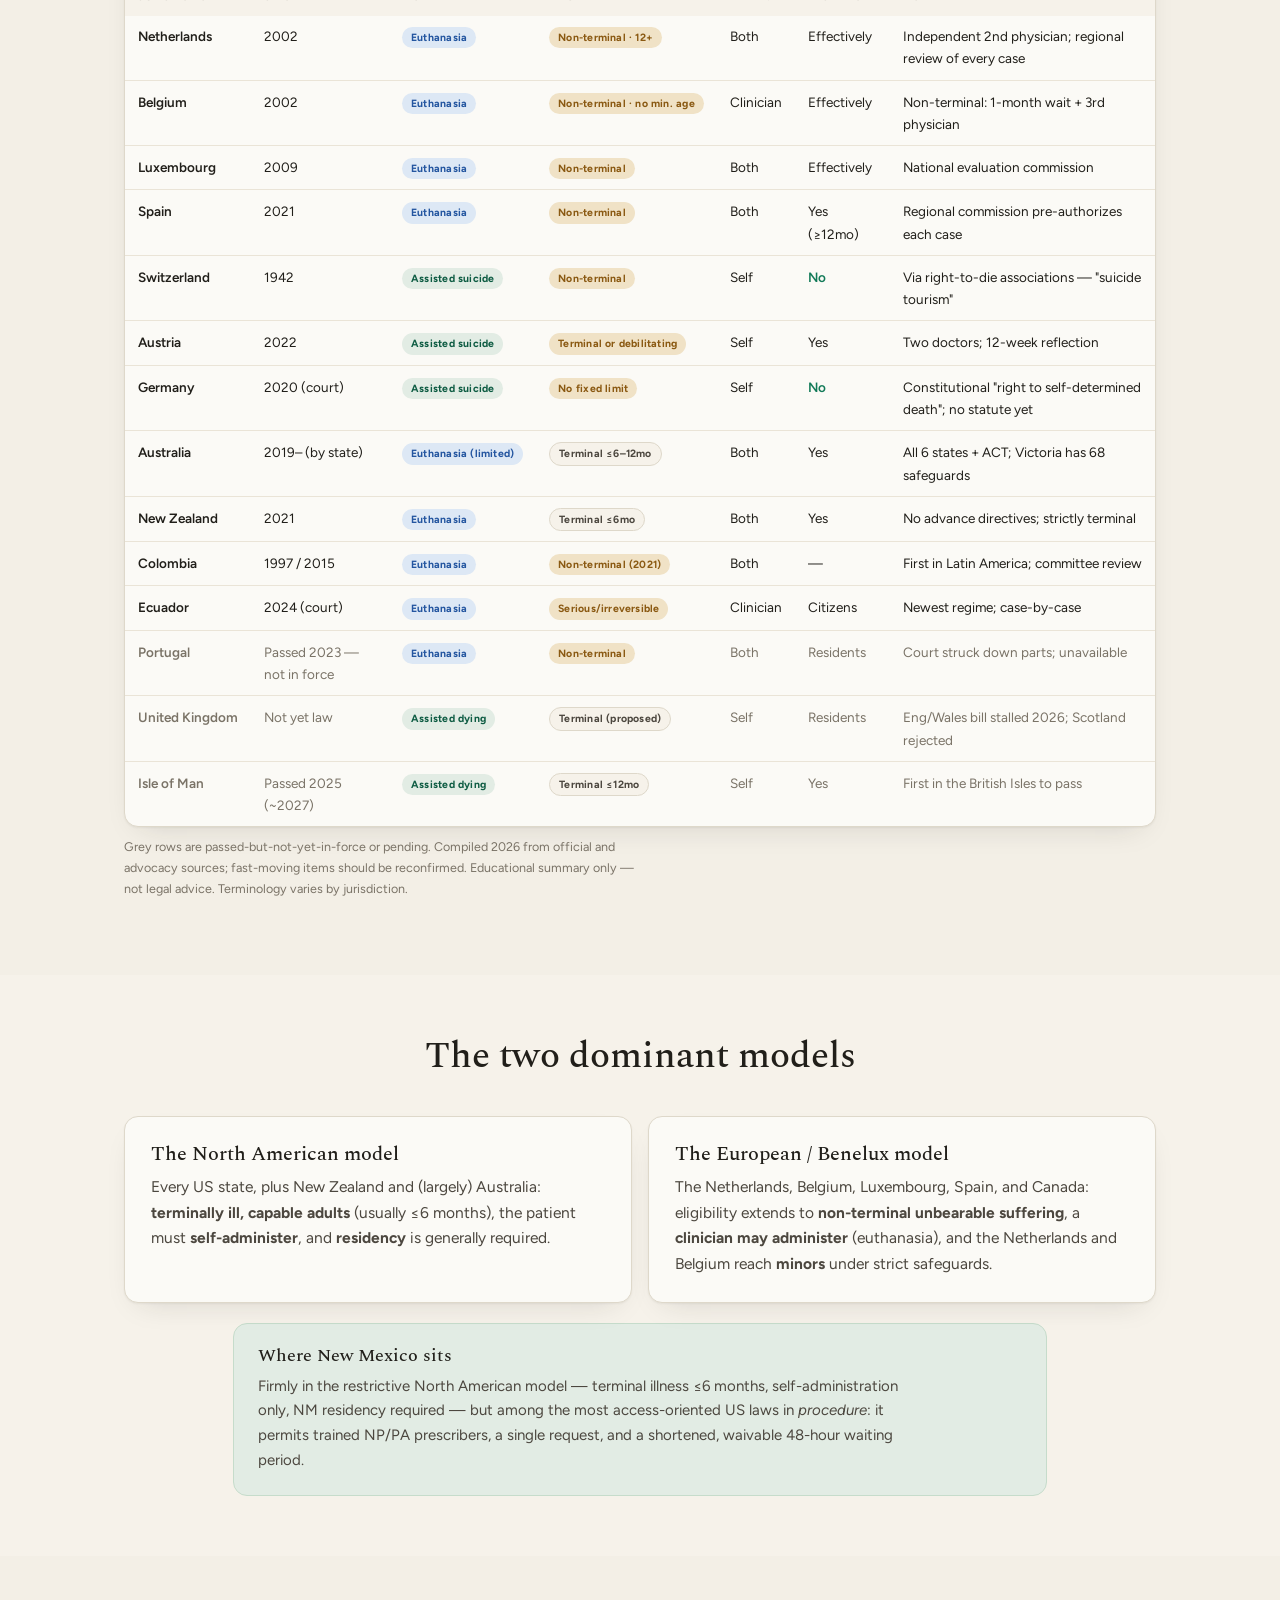
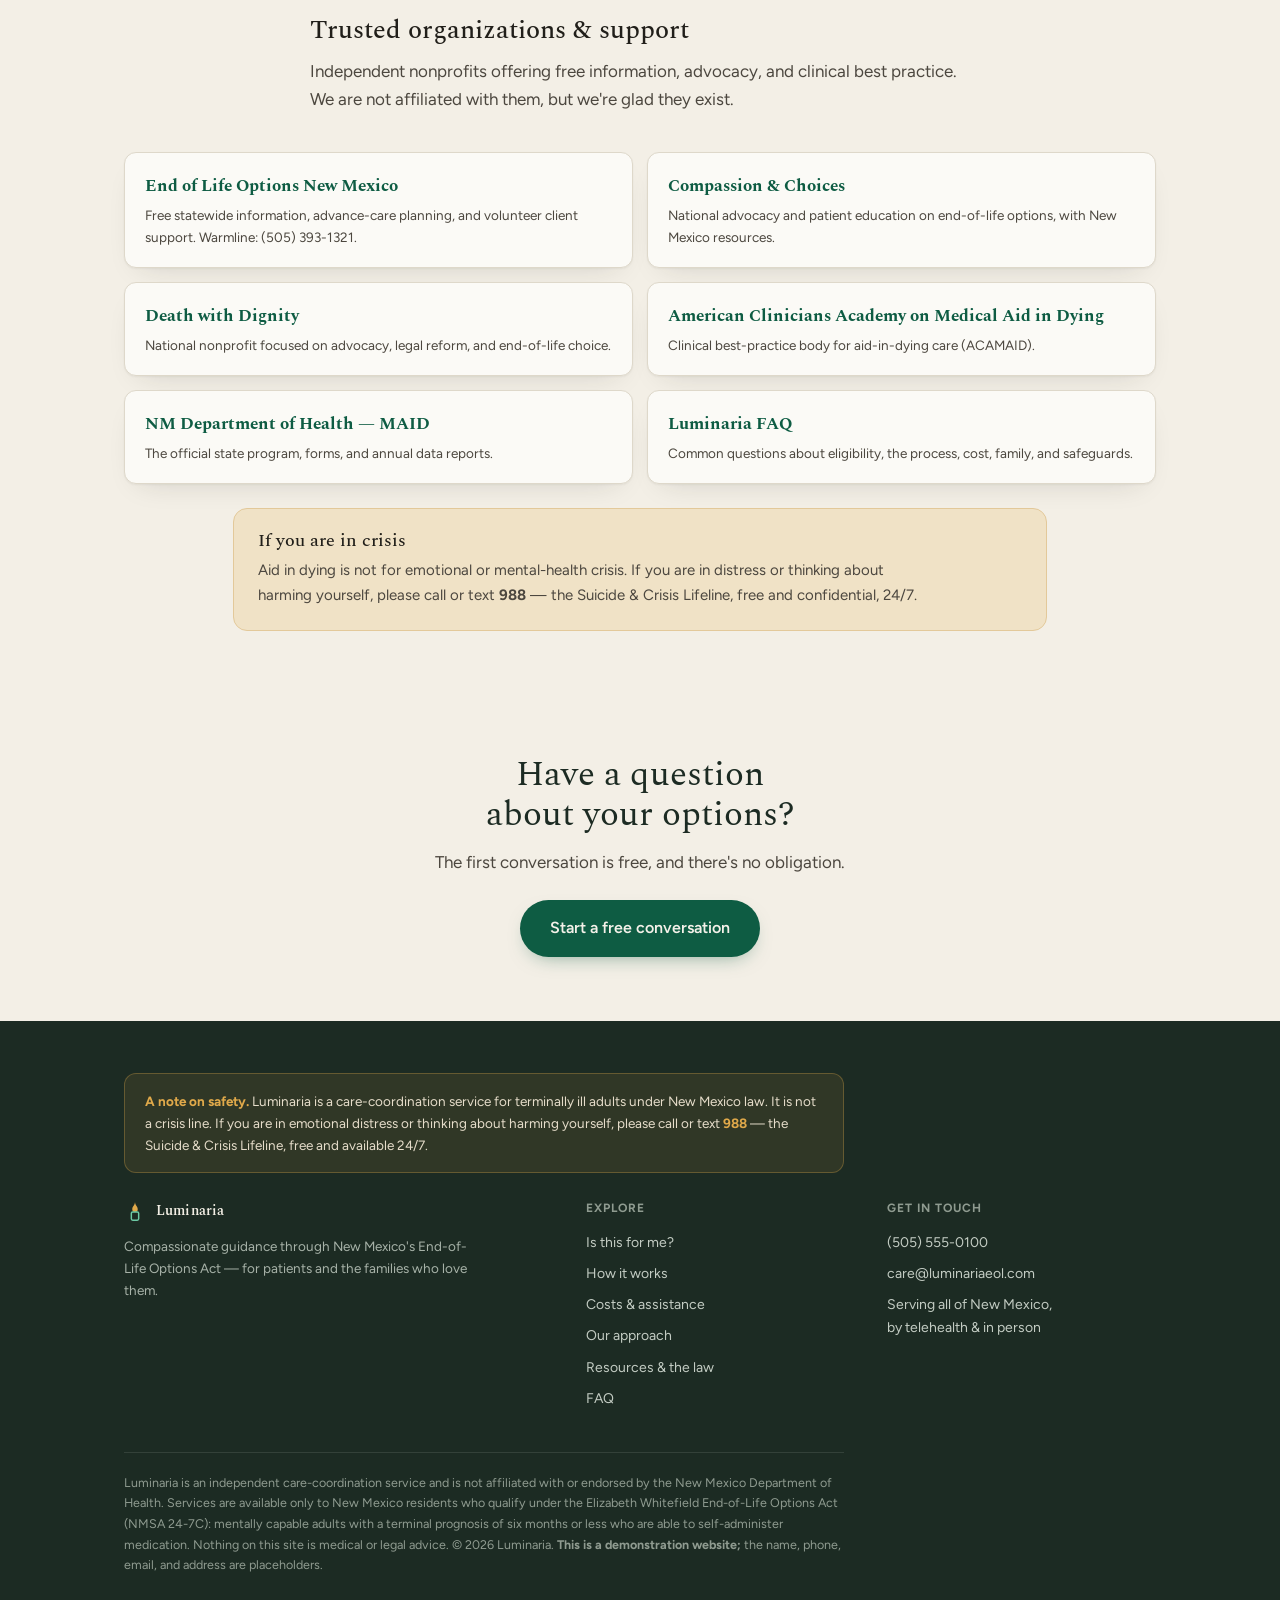
<file: resources.html>
<!doctype html>
<html lang="en">
<head>
<meta charset="utf-8">
<meta name="viewport" content="width=device-width, initial-scale=1">
<title>Resources &amp; the law — Luminaria</title>
<meta name="description" content="How New Mexico's aid-in-dying law compares worldwide, plus trusted end-of-life resources and support organizations.">
<link rel="preconnect" href="https://fonts.googleapis.com">
<link rel="preconnect" href="https://fonts.gstatic.com" crossorigin>
<link rel="stylesheet" href="https://fonts.googleapis.com/css2?family=Spectral:ital,wght@0,300;0,400;0,500;0,600;1,400&family=Figtree:wght@400;500;600;700&display=swap">
<link rel="stylesheet" href="styles.css">
</head>
<body>

<header class="site-header"><div class="wrap">
  <a class="logo" href="index.html">
    <svg width="24" height="24" viewBox="0 0 24 24" aria-hidden="true"><path d="M12 2c0 4-3 5-3 8a3 3 0 006 0c0-3-3-4-3-8z" fill="#a96e18"/><rect x="8" y="13" width="8" height="9" rx="1.5" fill="none" stroke="#0e5c43" stroke-width="1.6"/></svg>
    Luminaria
  </a>
  <button class="menu-btn" aria-label="Open menu" onclick="document.getElementById('nav').classList.toggle('open')">☰</button>
  <nav class="nav" id="nav">
    <a href="guide.html">A gentle guide</a>
    <a href="is-this-for-me.html">Is this for me?</a>
    <a href="how-it-works.html">How it works</a>
    <a href="costs.html">Costs</a>
    <a href="our-approach.html">Our approach</a>
    <a href="resources.html" aria-current="page">Resources</a>
    <a href="faq.html">FAQ</a>
    <a class="btn" href="contact.html">Free consultation</a>
  </nav>
</div></header>

<main>
<section class="page-hero">
  <div class="wrap">
    <span class="eyebrow">Resources &amp; the law</span>
    <h1>Where New Mexico fits — and where to find support.</h1>
    <p>Understanding your options can bring peace of mind. Below: how aid-in-dying laws work around the world, and
      trusted organizations that offer free information and support.</p>
  </div>
</section>

<section class="section">
  <div class="wrap">
    <div class="section-head" style="text-align:left;margin-bottom:18px">
      <h2 style="font-size:1.6rem">Aid-in-dying &amp; euthanasia laws worldwide</h2>
      <p style="margin-top:8px">Two distinctions shape every law: whether the patient must <b>self-administer</b>
        the medication (assisted dying) or a clinician may <b>administer</b> it (euthanasia), and whether it is
        limited to the <b>terminally ill</b> or extends to <b>non-terminal unbearable suffering</b>.</p>
    </div>
    <div class="legend-row">
      <span class="lpill ad">Assisted dying</span> self-administered
      <span class="lpill euth">Euthanasia</span> clinician may administer
      <span class="lpill term">Terminal only</span>
      <span class="lpill nonterm">Non-terminal suffering</span>
    </div>

    <h3 style="font-family:var(--serif);font-weight:500;font-size:1.2rem;margin:6px 0 10px">United States <span style="color:var(--ink-3);font-weight:400;font-size:.85em">· 14 jurisdictions, all "terminal + self-administer"</span></h3>
    <div class="lawtable-wrap"><table class="laws">
      <thead><tr><th>Jurisdiction</th><th>Since</th><th>Model</th><th>Eligibility</th><th>Admin.</th><th>Residency</th><th>Notable</th></tr></thead>
      <tbody>
        <tr><th>Oregon</th><td>1997</td><td><span class="lpill ad">Assisted dying</span></td><td><span class="lpill term">Terminal ≤6mo</span></td><td>Self</td><td class="no">No (2023)</td><td>First US law; first to drop residency</td></tr>
        <tr><th>Washington</th><td>2009</td><td><span class="lpill ad">Assisted dying</span></td><td><span class="lpill term">Terminal ≤6mo</span></td><td>Self</td><td>Yes</td><td>Two-provider confirmation</td></tr>
        <tr><th>Montana</th><td>2009 (court)</td><td><span class="lpill ad">Assisted dying</span></td><td><span class="lpill term">Terminal</span></td><td>Self</td><td>No framework</td><td>Court "consent" defense; no statute</td></tr>
        <tr><th>Vermont</th><td>2013</td><td><span class="lpill ad">Assisted dying</span></td><td><span class="lpill term">Terminal ≤6mo</span></td><td>Self</td><td class="no">No (2023)</td><td>Second to allow non-residents</td></tr>
        <tr><th>California</th><td>2016</td><td><span class="lpill ad">Assisted dying</span></td><td><span class="lpill term">Terminal ≤6mo</span></td><td>Self</td><td>Yes</td><td>48-hr attestation; streamlined 2022</td></tr>
        <tr><th>Colorado</th><td>2016</td><td><span class="lpill ad">Assisted dying</span></td><td><span class="lpill term">Terminal ≤6mo</span></td><td>Self</td><td>Yes</td><td>Voter-enacted</td></tr>
        <tr><th>Washington, D.C.</th><td>2017</td><td><span class="lpill ad">Assisted dying</span></td><td><span class="lpill term">Terminal ≤6mo</span></td><td>Self</td><td>Yes</td><td>Provider registration required</td></tr>
        <tr><th>Hawaii</th><td>2019</td><td><span class="lpill ad">Assisted dying</span></td><td><span class="lpill term">Terminal ≤6mo</span></td><td>Self</td><td>Yes</td><td>Mandatory mental-health assessment</td></tr>
        <tr><th>Maine</th><td>2019</td><td><span class="lpill ad">Assisted dying</span></td><td><span class="lpill term">Terminal ≤6mo</span></td><td>Self</td><td>Yes</td><td>Two-request model</td></tr>
        <tr><th>New Jersey</th><td>2019</td><td><span class="lpill ad">Assisted dying</span></td><td><span class="lpill term">Terminal ≤6mo</span></td><td>Self</td><td>Yes</td><td>15-day wait between requests</td></tr>
        <tr class="nm"><th>New Mexico</th><td>2021</td><td><span class="lpill ad">Assisted dying</span></td><td><span class="lpill term">Terminal ≤6mo</span></td><td>Self</td><td>Yes</td><td><b>Most streamlined US law:</b> NP/PA prescribers, single request, 48-hr waivable wait</td></tr>
        <tr><th>Delaware</th><td>2026</td><td><span class="lpill ad">Assisted dying</span></td><td><span class="lpill term">Terminal ≤6mo</span></td><td>Self</td><td>Yes</td><td>New Northeast law</td></tr>
        <tr><th>Illinois</th><td>2026</td><td><span class="lpill ad">Assisted dying</span></td><td><span class="lpill term">Terminal ≤6mo</span></td><td>Self</td><td>Yes</td><td>First Midwest state</td></tr>
        <tr><th>New York</th><td>~2026</td><td><span class="lpill ad">Assisted dying</span></td><td><span class="lpill term">Terminal ≤6mo</span></td><td>Self</td><td>Yes</td><td>Recently passed; phasing in</td></tr>
      </tbody>
    </table></div>

    <h3 style="font-family:var(--serif);font-weight:500;font-size:1.2rem;margin:32px 0 10px">International <span style="color:var(--ink-3);font-weight:400;font-size:.85em">· the wider "unbearable suffering" model &amp; outliers</span></h3>
    <div class="lawtable-wrap"><table class="laws">
      <thead><tr><th>Jurisdiction</th><th>Since</th><th>Model</th><th>Eligibility</th><th>Admin.</th><th>Residency</th><th>Notable</th></tr></thead>
      <tbody>
        <tr><th>Canada (MAID)</th><td>2016 / 2021</td><td><span class="lpill euth">Euthanasia</span></td><td><span class="lpill nonterm">Non-terminal</span></td><td>Both</td><td>Yes</td><td>"Grievous &amp; irremediable"; mental-illness track delayed to 2027</td></tr>
        <tr><th>Netherlands</th><td>2002</td><td><span class="lpill euth">Euthanasia</span></td><td><span class="lpill nonterm">Non-terminal · 12+</span></td><td>Both</td><td>Effectively</td><td>Independent 2nd physician; regional review of every case</td></tr>
        <tr><th>Belgium</th><td>2002</td><td><span class="lpill euth">Euthanasia</span></td><td><span class="lpill nonterm">Non-terminal · no min. age</span></td><td>Clinician</td><td>Effectively</td><td>Non-terminal: 1-month wait + 3rd physician</td></tr>
        <tr><th>Luxembourg</th><td>2009</td><td><span class="lpill euth">Euthanasia</span></td><td><span class="lpill nonterm">Non-terminal</span></td><td>Both</td><td>Effectively</td><td>National evaluation commission</td></tr>
        <tr><th>Spain</th><td>2021</td><td><span class="lpill euth">Euthanasia</span></td><td><span class="lpill nonterm">Non-terminal</span></td><td>Both</td><td>Yes (≥12mo)</td><td>Regional commission pre-authorizes each case</td></tr>
        <tr><th>Switzerland</th><td>1942</td><td><span class="lpill ad">Assisted suicide</span></td><td><span class="lpill nonterm">Non-terminal</span></td><td>Self</td><td class="no">No</td><td>Via right-to-die associations — "suicide tourism"</td></tr>
        <tr><th>Austria</th><td>2022</td><td><span class="lpill ad">Assisted suicide</span></td><td><span class="lpill nonterm">Terminal or debilitating</span></td><td>Self</td><td>Yes</td><td>Two doctors; 12-week reflection</td></tr>
        <tr><th>Germany</th><td>2020 (court)</td><td><span class="lpill ad">Assisted suicide</span></td><td><span class="lpill nonterm">No fixed limit</span></td><td>Self</td><td class="no">No</td><td>Constitutional "right to self-determined death"; no statute yet</td></tr>
        <tr><th>Australia</th><td>2019– (by state)</td><td><span class="lpill euth">Euthanasia (limited)</span></td><td><span class="lpill term">Terminal ≤6–12mo</span></td><td>Both</td><td>Yes</td><td>All 6 states + ACT; Victoria has 68 safeguards</td></tr>
        <tr><th>New Zealand</th><td>2021</td><td><span class="lpill euth">Euthanasia</span></td><td><span class="lpill term">Terminal ≤6mo</span></td><td>Both</td><td>Yes</td><td>No advance directives; strictly terminal</td></tr>
        <tr><th>Colombia</th><td>1997 / 2015</td><td><span class="lpill euth">Euthanasia</span></td><td><span class="lpill nonterm">Non-terminal (2021)</span></td><td>Both</td><td>—</td><td>First in Latin America; committee review</td></tr>
        <tr><th>Ecuador</th><td>2024 (court)</td><td><span class="lpill euth">Euthanasia</span></td><td><span class="lpill nonterm">Serious/irreversible</span></td><td>Clinician</td><td>Citizens</td><td>Newest regime; case-by-case</td></tr>
        <tr class="pending"><th>Portugal</th><td>Passed 2023 — not in force</td><td><span class="lpill euth">Euthanasia</span></td><td><span class="lpill nonterm">Non-terminal</span></td><td>Both</td><td>Residents</td><td>Court struck down parts; unavailable</td></tr>
        <tr class="pending"><th>United Kingdom</th><td>Not yet law</td><td><span class="lpill ad">Assisted dying</span></td><td><span class="lpill term">Terminal (proposed)</span></td><td>Self</td><td>Residents</td><td>Eng/Wales bill stalled 2026; Scotland rejected</td></tr>
        <tr class="pending"><th>Isle of Man</th><td>Passed 2025 (~2027)</td><td><span class="lpill ad">Assisted dying</span></td><td><span class="lpill term">Terminal ≤12mo</span></td><td>Self</td><td>Yes</td><td>First in the British Isles to pass</td></tr>
      </tbody>
    </table></div>
    <p style="font-size:12.5px;color:var(--ink-3);margin-top:10px">Grey rows are passed-but-not-yet-in-force or
      pending. Compiled 2026 from official and advocacy sources; fast-moving items should be reconfirmed. Educational
      summary only — not legal advice. Terminology varies by jurisdiction.</p>
  </div>
</section>

<section class="section tint">
  <div class="wrap">
    <div class="section-head"><h2>The two dominant models</h2></div>
    <div class="models-2">
      <div class="card"><h3>The North American model</h3><p>Every US state, plus New Zealand and (largely)
        Australia: <b>terminally ill, capable adults</b> (usually ≤6 months), the patient must <b>self-administer</b>,
        and <b>residency</b> is generally required.</p></div>
      <div class="card"><h3>The European / Benelux model</h3><p>The Netherlands, Belgium, Luxembourg, Spain, and
        Canada: eligibility extends to <b>non-terminal unbearable suffering</b>, a <b>clinician may administer</b>
        (euthanasia), and the Netherlands and Belgium reach <b>minors</b> under strict safeguards.</p></div>
    </div>
    <div class="callout" style="margin:20px auto 0">
      <h3>Where New Mexico sits</h3>
      <p>Firmly in the restrictive North American model — terminal illness ≤6 months, self-administration only, NM
        residency required — but among the most access-oriented US laws in <em>procedure</em>: it permits trained
        NP/PA prescribers, a single request, and a shortened, waivable 48-hour waiting period.</p>
    </div>
  </div>
</section>

<section class="section">
  <div class="wrap">
    <div class="section-head" style="text-align:left"><h2 style="font-size:1.6rem">Trusted organizations &amp; support</h2>
      <p style="margin-top:8px">Independent nonprofits offering free information, advocacy, and clinical best
        practice. We are not affiliated with them, but we're glad they exist.</p></div>
    <div class="reslist">
      <a class="rescard" href="https://endoflifeoptionsnm.org" target="_blank" rel="noopener"><b>End of Life Options New Mexico</b><span>Free statewide information, advance-care planning, and volunteer client support. Warmline: (505) 393-1321.</span></a>
      <a class="rescard" href="https://compassionandchoices.org/in-your-state/new-mexico/" target="_blank" rel="noopener"><b>Compassion &amp; Choices</b><span>National advocacy and patient education on end-of-life options, with New Mexico resources.</span></a>
      <a class="rescard" href="https://deathwithdignity.org/states/new-mexico/" target="_blank" rel="noopener"><b>Death with Dignity</b><span>National nonprofit focused on advocacy, legal reform, and end-of-life choice.</span></a>
      <a class="rescard" href="https://www.aadm.org" target="_blank" rel="noopener"><b>American Clinicians Academy on Medical Aid in Dying</b><span>Clinical best-practice body for aid-in-dying care (ACAMAID).</span></a>
      <a class="rescard" href="https://www.nmhealth.org/about/erd/bvrhs/vrp/maid/" target="_blank" rel="noopener"><b>NM Department of Health — MAID</b><span>The official state program, forms, and annual data reports.</span></a>
      <a class="rescard" href="faq.html"><b>Luminaria FAQ</b><span>Common questions about eligibility, the process, cost, family, and safeguards.</span></a>
    </div>
    <div class="callout amber" style="margin:24px auto 0">
      <h3>If you are in crisis</h3>
      <p>Aid in dying is not for emotional or mental-health crisis. If you are in distress or thinking about harming
        yourself, please call or text <b>988</b> — the Suicide &amp; Crisis Lifeline, free and confidential, 24/7.</p>
    </div>
  </div>
</section>

<section class="cta-band">
  <div class="wrap">
    <h2>Have a question about your options?</h2>
    <p>The first conversation is free, and there's no obligation.</p>
    <a class="btn lg" href="contact.html">Start a free conversation</a>
  </div>
</section>
</main>

<footer class="site-footer"><div class="wrap">
  <div class="safety"><b>A note on safety.</b> Luminaria is a care-coordination service for terminally ill adults
    under New Mexico law. It is not a crisis line. If you are in emotional distress or thinking about harming
    yourself, please call or text <b>988</b> — the Suicide &amp; Crisis Lifeline, free and available 24/7.</div>
  <div class="cols">
    <div>
      <a class="logo" href="index.html"><svg width="22" height="22" viewBox="0 0 24 24" aria-hidden="true"><path d="M12 2c0 4-3 5-3 8a3 3 0 006 0c0-3-3-4-3-8z" fill="#e0a94a"/><rect x="8" y="13" width="8" height="9" rx="1.5" fill="none" stroke="#6cc9a4" stroke-width="1.6"/></svg> Luminaria</a>
      <p>Compassionate guidance through New Mexico's End-of-Life Options Act — for patients and the families who love them.</p>
    </div>
    <div><h5>Explore</h5><ul>
      <li><a href="is-this-for-me.html">Is this for me?</a></li>
      <li><a href="how-it-works.html">How it works</a></li>
      <li><a href="costs.html">Costs &amp; assistance</a></li>
      <li><a href="our-approach.html">Our approach</a></li>
      <li><a href="resources.html">Resources &amp; the law</a></li>
      <li><a href="faq.html">FAQ</a></li>
    </ul></div>
    <div><h5>Get in touch</h5><ul>
      <li><a href="tel:+15055550100">(505) 555-0100</a></li>
      <li><a href="mailto:care@luminariaeol.com">care@luminariaeol.com</a></li>
      <li>Serving all of New Mexico,<br>by telehealth &amp; in person</li>
    </ul></div>
  </div>
  <div class="legal">Luminaria is an independent care-coordination service and is not affiliated with or endorsed
    by the New Mexico Department of Health. Services are available only to New Mexico residents who qualify under
    the Elizabeth Whitefield End-of-Life Options Act (NMSA 24-7C): mentally capable adults with a terminal
    prognosis of six months or less who are able to self-administer medication. Nothing on this site is medical
    or legal advice. © 2026 Luminaria. <b>This is a demonstration website;</b> the name, phone, email, and
    address are placeholders.</div>
</div></footer>

</body>
</html>
</file>
<file: styles.css>
/* Luminaria — New Mexico End-of-Life Options
   Shared stylesheet. Warm, calm, single daylight identity (explicitly painted). */
:root{
  --sand:#f3efe6; --sand-2:#e9e3d6; --paper:#fbfaf6; --paper-2:#f6f2ea;
  --ink:#211f1a; --ink-2:#4c473f; --ink-3:#7a7367;
  --brand:#0e5c43; --brand-2:#127a58; --brand-soft:#e2ece4;
  --accent:#a96e18; --accent-2:#8a5912; --accent-soft:#f0e2c6;
  --line:#ded8ca; --line-2:#eae4d7;
  --dusk:#1c2b23;
  --radius:14px; --maxw:1080px; --narrow:760px;
  --serif:"Spectral",Georgia,"Times New Roman",serif;
  --sans:"Figtree",-apple-system,BlinkMacSystemFont,"Segoe UI",Roboto,sans-serif;
  --shadow:0 1px 2px rgba(33,31,26,.05), 0 12px 30px -16px rgba(33,31,26,.18);
}
*{box-sizing:border-box}
html{scroll-behavior:smooth}
body{margin:0;background:var(--sand);color:var(--ink);font-family:var(--sans);
  font-size:17px;line-height:1.65;-webkit-font-smoothing:antialiased}
img{max-width:100%}
.wrap{max-width:var(--maxw);margin:0 auto;padding:0 24px}
.narrow{max-width:var(--narrow);margin:0 auto;padding:0 24px}
h1,h2,h3,h4{font-family:var(--serif);font-weight:500;line-height:1.16;color:var(--ink);text-wrap:balance;margin:0}
p{margin:0 0 1rem;max-width:66ch}
a{color:var(--brand-2)}
.eyebrow{text-transform:uppercase;letter-spacing:.16em;font-size:12px;font-weight:700;color:var(--accent)}

/* header */
.site-header{position:sticky;top:0;z-index:40;background:rgba(243,239,230,.9);
  backdrop-filter:blur(10px);border-bottom:1px solid var(--line)}
.site-header .wrap{display:flex;align-items:center;gap:18px;height:66px}
.logo{display:flex;align-items:center;gap:10px;font-family:var(--serif);font-size:21px;font-weight:600;
  color:var(--brand);text-decoration:none;letter-spacing:.01em}
.logo svg{flex:none}
.nav{margin-left:auto;display:flex;align-items:center;gap:24px}
.nav a{color:var(--ink-2);text-decoration:none;font-size:14.5px;font-weight:500}
.nav a:hover,.nav a[aria-current="page"]{color:var(--brand)}
.nav a.btn{margin-left:4px;color:#f4f1e9}
.nav a.btn:hover{color:#fff}
.btn{display:inline-flex;align-items:center;gap:9px;background:var(--brand);color:#f4f1e9;
  padding:12px 22px;border-radius:30px;font-weight:600;font-size:15px;text-decoration:none;border:none;
  cursor:pointer;box-shadow:0 8px 20px -10px rgba(14,92,67,.55);font-family:var(--sans)}
.btn:hover{background:#0c4e39;color:#fff}
.btn.ghost{background:transparent;color:var(--brand);box-shadow:none;border:1.5px solid var(--brand)}
.btn.ghost:hover{background:var(--brand-soft)}
.btn.lg{padding:15px 30px;font-size:16px}
.menu-btn{display:none;margin-left:auto;background:none;border:1px solid var(--line);border-radius:9px;
  width:42px;height:38px;font-size:18px;color:var(--ink-2);cursor:pointer}
@media(max-width:1080px){
  .nav{display:none;position:absolute;top:66px;left:0;right:0;background:var(--sand);flex-direction:column;
    align-items:stretch;gap:0;padding:8px 0;border-bottom:1px solid var(--line);box-shadow:var(--shadow)}
  .nav.open{display:flex}
  .nav a{padding:12px 24px}
  .nav .btn{margin:10px 24px}
  .menu-btn{display:block}
}

/* hero */
.hero{background:linear-gradient(180deg,#dbe7dd 0%,#e9edE1 44%,var(--sand) 100%);
  padding:70px 0 58px;text-align:center}
.hero .eyebrow{display:block;margin-bottom:16px}
.hero h1{font-size:clamp(2.1rem,5.2vw,3.6rem);font-weight:400;color:var(--dusk);
  max-width:17ch;margin:0 auto 18px;line-height:1.12}
.hero p.lede{font-size:clamp(1.05rem,2.2vw,1.3rem);color:var(--ink-2);max-width:52ch;margin:0 auto 28px}
.hero .cta-row{display:flex;gap:14px;justify-content:center;flex-wrap:wrap;align-items:center}
.hero .free{display:block;margin-top:16px;font-size:14px;color:var(--ink-3)}

/* generic section */
.section{padding:60px 0}
.section.tint{background:var(--paper-2)}
.section.dusk{background:var(--dusk);color:#e8ede8}
.section.dusk h2,.section.dusk h3{color:#f2eee4}
.section.dusk p{color:#b8c2b9}
.section-head{text-align:center;max-width:60ch;margin:0 auto 38px}
.section-head h2{font-size:clamp(1.6rem,3.4vw,2.3rem);font-weight:500;margin-bottom:12px}
.section-head p{color:var(--ink-2);margin:0 auto}
.lead{font-size:1.15rem;color:var(--ink-2)}

/* cards */
.cards{display:grid;grid-template-columns:repeat(3,1fr);gap:18px}
.cards.two{grid-template-columns:1fr 1fr}
@media(max-width:820px){.cards,.cards.two{grid-template-columns:1fr}}
.card{background:var(--paper);border:1px solid var(--line);border-radius:var(--radius);padding:26px;
  box-shadow:var(--shadow)}
.card .ic{width:44px;height:44px;border-radius:11px;background:var(--brand-soft);color:var(--brand);
  display:grid;place-items:center;margin-bottom:16px}
.card .ic svg{width:22px;height:22px}
.card h3{font-size:1.25rem;margin-bottom:8px}
.card p{color:var(--ink-2);font-size:15.5px;margin:0}
.card a.more{display:inline-block;margin-top:12px;font-weight:600;font-size:14.5px;text-decoration:none}

/* steps */
.steps{display:grid;grid-template-columns:repeat(4,1fr);gap:16px;counter-reset:st}
@media(max-width:820px){.steps{grid-template-columns:1fr 1fr}}
@media(max-width:520px){.steps{grid-template-columns:1fr}}
.step{position:relative;padding-top:14px}
.step .num{font-family:var(--serif);font-size:15px;font-weight:600;color:var(--accent)}
.section.dusk .step .num{color:#e0a94a}
.step h4{font-size:1.15rem;margin:8px 0 6px}
.step p{font-size:14.5px;margin:0}

/* checklist */
.check{list-style:none;padding:0;margin:0;display:grid;gap:12px}
.check li{background:var(--paper);border:1px solid var(--line);border-radius:12px;
  padding:16px 18px 16px 52px;position:relative;font-size:15.5px;color:var(--ink-2)}
.check li::before{content:"";position:absolute;left:18px;top:19px;width:16px;height:16px;border-radius:50%;
  background:var(--brand-soft);border:2px solid var(--brand)}
.check li.no::before{background:var(--accent-soft);border-color:var(--accent)}
.check li b{color:var(--ink)}

/* callout / safety */
.callout{background:var(--brand-soft);border:1px solid #c6dccb;border-radius:var(--radius);
  padding:22px 24px;max-width:74ch}
.callout.amber{background:var(--accent-soft);border-color:#e3c99a}
.callout h3{font-size:1.15rem;margin-bottom:6px}
.callout p{margin:0;color:var(--ink-2);font-size:15px}

/* pricing tiers */
.tiers{display:grid;grid-template-columns:repeat(3,1fr);gap:18px;align-items:stretch}
@media(max-width:820px){.tiers{grid-template-columns:1fr}}
.tier{background:var(--paper);border:1px solid var(--line);border-radius:var(--radius);padding:28px;
  display:flex;flex-direction:column}
.tier.feature{border:2px solid var(--brand);box-shadow:var(--shadow)}
.tier .pill{align-self:flex-start;font-size:11px;font-weight:700;letter-spacing:.06em;text-transform:uppercase;
  color:var(--accent-2);background:var(--accent-soft);padding:4px 11px;border-radius:20px;margin-bottom:14px}
.tier .name{font-family:var(--serif);font-size:1.4rem;font-weight:600;color:var(--ink)}
.tier .price{font-size:2rem;font-weight:600;margin:12px 0 2px;color:var(--brand)}
.tier .price small{font-size:.85rem;color:var(--ink-3);font-weight:400}
.tier .who{font-size:13.5px;color:var(--ink-3);margin-bottom:16px}
.tier ul{list-style:none;margin:0 0 20px;padding:0;flex:1}
.tier li{padding:9px 0 9px 26px;position:relative;font-size:14.5px;color:var(--ink-2);border-top:1px solid var(--line-2)}
.tier li:first-child{border-top:none}
.tier li::before{content:"✓";position:absolute;left:0;top:9px;color:var(--brand-2);font-weight:700}

/* FAQ */
.faq{max-width:var(--narrow);margin:0 auto}
.faq details{background:var(--paper);border:1px solid var(--line);border-radius:12px;margin-bottom:12px;
  padding:0 20px;box-shadow:var(--shadow)}
.faq summary{cursor:pointer;padding:18px 0;font-family:var(--serif);font-size:1.12rem;font-weight:500;
  list-style:none;display:flex;justify-content:space-between;align-items:center;gap:16px;color:var(--ink)}
.faq summary::-webkit-details-marker{display:none}
.faq summary::after{content:"+";color:var(--accent);font-size:1.4rem;font-weight:400;flex:none}
.faq details[open] summary::after{content:"–"}
.faq details p{padding:0 0 20px;margin:0;color:var(--ink-2);font-size:15.5px}

/* form */
.form{background:var(--paper);border:1px solid var(--line);border-radius:var(--radius);padding:28px;
  box-shadow:var(--shadow);max-width:560px}
.field{margin-bottom:18px}
.field label{display:block;font-size:14px;font-weight:600;margin-bottom:6px}
.field input,.field textarea,.field select{width:100%;border:1px solid var(--line);background:var(--sand);
  color:var(--ink);border-radius:10px;padding:12px 14px;font-size:15px;font-family:var(--sans)}
.field textarea{min-height:120px;resize:vertical}
.field .hint{font-size:12.5px;color:var(--ink-3);margin-top:5px}

/* content prose */
.prose{max-width:68ch;margin:0 auto}
.prose h2{font-size:1.5rem;margin:34px 0 10px}
.prose h3{font-size:1.2rem;margin:26px 0 8px}
.prose p,.prose li{color:var(--ink-2);font-size:16.5px}
.prose ul{padding-left:22px}
.prose li{margin:6px 0}

/* page hero (interior) */
.page-hero{background:linear-gradient(180deg,#e3ece4,var(--sand));padding:56px 0 40px;text-align:center}
.page-hero h1{font-size:clamp(1.9rem,4.4vw,2.8rem);font-weight:400;color:var(--dusk);max-width:20ch;margin:12px auto 12px}
.page-hero p{color:var(--ink-2);max-width:56ch;margin:0 auto;font-size:1.08rem}

/* CTA band */
.cta-band{text-align:center;padding:64px 0}
.cta-band h2{font-size:clamp(1.6rem,3.4vw,2.2rem);font-weight:400;color:var(--dusk);max-width:20ch;margin:0 auto 12px}
.cta-band p{color:var(--ink-2);max-width:48ch;margin:0 auto 24px}

/* footer */
.site-footer{background:var(--dusk);color:#c3ccc3;padding:52px 0 34px;font-size:14px}
.site-footer .cols{display:grid;grid-template-columns:1.6fr 1fr 1fr;gap:32px;margin-bottom:34px}
@media(max-width:720px){.site-footer .cols{grid-template-columns:1fr}}
.site-footer .logo{color:#f2eee4;margin-bottom:12px}
.site-footer p{color:#a7b2a8;font-size:13.5px;max-width:40ch}
.site-footer h5{font-family:var(--sans);text-transform:uppercase;letter-spacing:.08em;font-size:12px;
  color:#8f9b90;margin:0 0 12px;font-weight:700}
.site-footer ul{list-style:none;padding:0;margin:0}
.site-footer li{margin:8px 0}
.site-footer a{color:#c3ccc3;text-decoration:none;font-size:14px}
.site-footer a:hover{color:#fff}
.safety{background:rgba(224,169,74,.1);border:1px solid rgba(224,169,74,.3);border-radius:12px;
  padding:16px 20px;margin-bottom:26px;color:#e6ddca;font-size:13.5px;max-width:80ch}
.safety b{color:#e0a94a}
.legal{border-top:1px solid rgba(255,255,255,.1);padding-top:20px;color:#8f9b90;font-size:12.5px;max-width:90ch}
:focus-visible{outline:2px solid var(--accent);outline-offset:2px;border-radius:4px}

/* worldwide laws table (resources page) */
.legend-row{display:flex;flex-wrap:wrap;gap:10px 16px;margin:0 0 18px;font-size:13.5px;color:var(--ink-2);align-items:center}
.lpill{display:inline-flex;align-items:center;font-size:10.5px;font-weight:700;letter-spacing:.02em;padding:2px 9px;border-radius:20px;white-space:nowrap}
.lpill.ad{background:var(--brand-soft);color:var(--brand)}
.lpill.euth{background:#dde8f5;color:#2456a0}
.lpill.term{background:var(--paper-2);color:var(--ink-2);border:1px solid var(--line)}
.lpill.nonterm{background:var(--accent-soft);color:var(--accent-2)}
.lawtable-wrap{overflow-x:auto;border:1px solid var(--line);border-radius:var(--radius);background:var(--paper);box-shadow:var(--shadow)}
table.laws{border-collapse:collapse;width:100%;min-width:880px;font-size:13.5px}
table.laws th,table.laws td{text-align:left;padding:10px 13px;border-bottom:1px solid var(--line-2);vertical-align:top}
table.laws thead th{font-family:var(--sans);font-size:10.5px;text-transform:uppercase;letter-spacing:.05em;color:var(--ink-3);font-weight:700;background:var(--paper-2);position:sticky;top:66px}
table.laws tbody th{font-weight:600;color:var(--ink);white-space:nowrap}
table.laws tr:last-child td,table.laws tr:last-child th{border-bottom:none}
table.laws tr.nm{background:#e6f0ea}
table.laws tr.nm th{box-shadow:inset 3px 0 0 var(--brand)}
table.laws tr.pending td,table.laws tr.pending th{color:var(--ink-3)}
table.laws .no{color:var(--brand-2);font-weight:600}
.models-2{display:grid;grid-template-columns:1fr 1fr;gap:16px}
@media(max-width:760px){.models-2{grid-template-columns:1fr}}
.reslist{display:grid;grid-template-columns:1fr 1fr;gap:14px}
@media(max-width:760px){.reslist{grid-template-columns:1fr}}
.reslist a.rescard{display:block;background:var(--paper);border:1px solid var(--line);border-radius:12px;padding:18px 20px;text-decoration:none;box-shadow:var(--shadow)}
.reslist a.rescard:hover{border-color:var(--brand-2)}
.reslist .rescard b{color:var(--brand);font-family:var(--serif);font-size:1.05rem}
.reslist .rescard span{display:block;color:var(--ink-2);font-size:13.5px;margin-top:4px}
@media(prefers-reduced-motion:reduce){html{scroll-behavior:auto}*{transition:none!important}}
</file>
